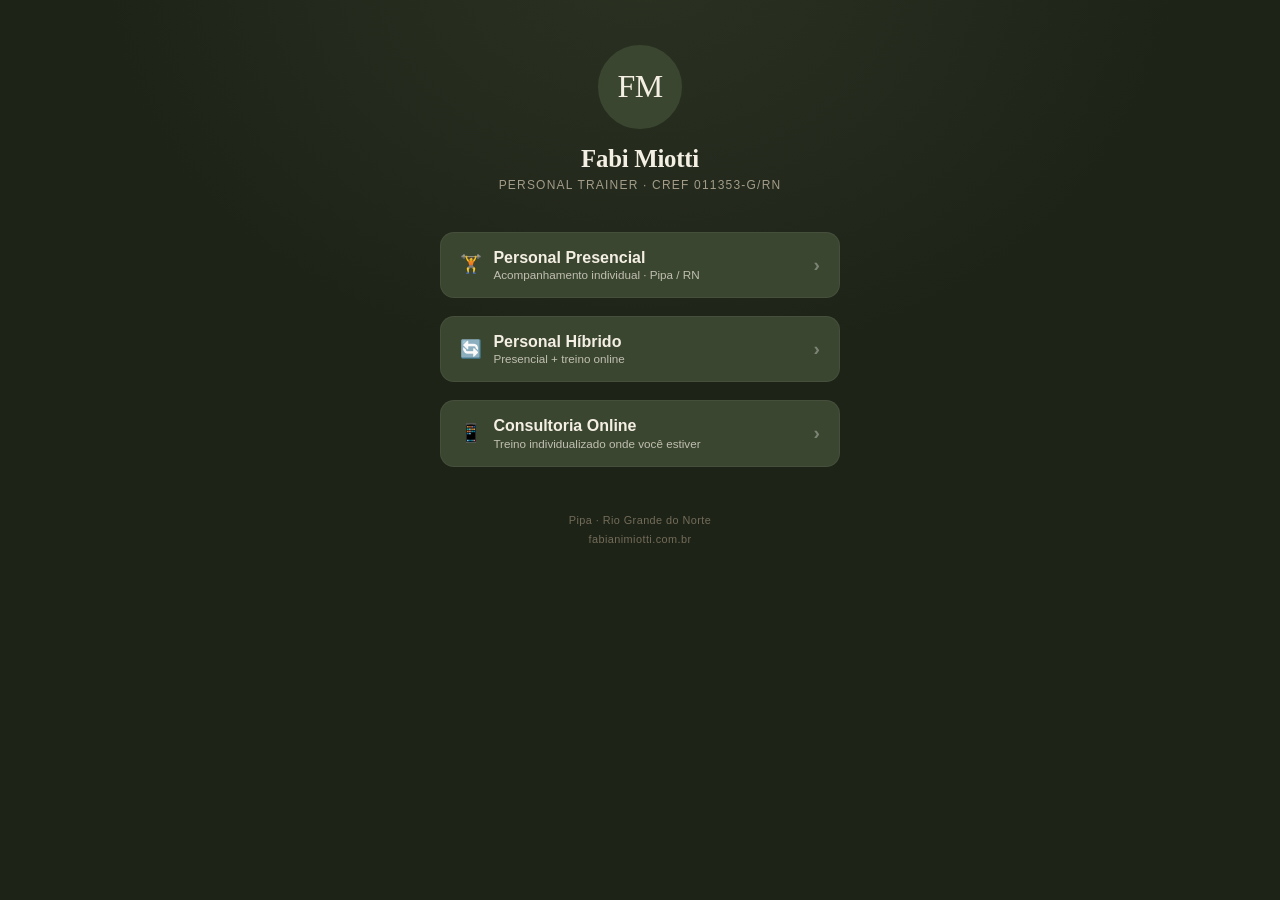
<file: index.html>
<!doctype html>
<meta charset="UTF-8">
<title>Fabi Miotti</title>
<meta name="viewport" content="width=device-width, initial-scale=1" />
<style>
  :root{
    --paper:#F4EFE3;
    --paper-soft:#FBF8F1;
    --ink:#2C2A22;
    --ink-soft:#736C58;
    --ink-faint:#A39D89;
    --green:#3B4630;
    --green-deep:#2E3826;
    --accent:#BD6B3B;
    --line:#DED2B8;
    --stage:#1E2318;
  }
  *{box-sizing:border-box;}
  html,body{height:100%;margin:0;}
  body{
    min-height:100vh;
    background:radial-gradient(ellipse 900px 700px at 50% -5%, #2B3222 0%, var(--stage) 60%);
    color:var(--paper);
    font-family:-apple-system,BlinkMacSystemFont,"Segoe UI",Roboto,Helvetica,Arial,sans-serif;
    display:flex;flex-direction:column;align-items:center;
    padding:2.8rem 1.25rem 3rem;
  }

  /* HEADER */
  .profile{text-align:center;margin-bottom:2.5rem;}
  .avatar{
    width:84px;height:84px;border-radius:50%;
    background:var(--green);border:3px solid #3B4630;
    display:flex;align-items:center;justify-content:center;
    margin:0 auto 1rem;
    font-family:"Iowan Old Style","Palatino Linotype",Georgia,serif;
    font-size:2rem;color:var(--paper);letter-spacing:-.02em;
    overflow:hidden;
  }
  .avatar img{width:100%;height:100%;object-fit:cover;}
  .profile h1{
    font-family:"Iowan Old Style","Palatino Linotype","Book Antiqua",Georgia,serif;
    font-size:1.55rem;margin:0 0 .3rem;color:var(--paper);letter-spacing:-.01em;
  }
  .profile .tagline{
    font-size:.75rem;letter-spacing:.1em;text-transform:uppercase;
    color:var(--ink-faint);margin:0;
  }

  /* LINK GROUPS */
  .links{width:100%;max-width:400px;display:flex;flex-direction:column;gap:1.1rem;}

  .group{display:flex;flex-direction:column;gap:.45rem;}
  .group-label{
    font-size:.6rem;font-weight:700;letter-spacing:.14em;text-transform:uppercase;
    color:var(--ink-faint);text-align:center;margin:0 0 .1rem;
  }

  /* PRIMARY BUTTON */
  .btn-primary{
    display:flex;align-items:center;justify-content:space-between;
    background:var(--green);color:var(--paper);
    border-radius:14px;padding:1rem 1.2rem;
    text-decoration:none;
    font-weight:600;font-size:1rem;
    transition:background .14s ease,transform .12s ease;
    border:1px solid #ffffff0d;
  }
  .btn-primary:hover{background:var(--green-deep);transform:translateY(-1px);}
  .btn-primary .ico{font-size:1.1rem;flex:none;}
  .btn-primary .lbl{flex:1;padding:0 .7rem;}
  .btn-primary .lbl small{display:block;font-size:.73rem;font-weight:400;opacity:.72;margin-top:.1rem;}
  .btn-primary .arr{color:#ffffff55;font-size:1.2rem;}

  /* SECONDARY LINKS (fem/masc) */
  .sub-links{display:flex;gap:.5rem;}
  .btn-sub{
    flex:1;display:flex;align-items:center;justify-content:center;gap:.45rem;
    padding:.65rem .5rem;border-radius:11px;
    text-decoration:none;font-size:.82rem;font-weight:600;
    transition:opacity .14s ease,transform .12s ease;
  }
  .btn-sub:hover{opacity:.85;transform:translateY(-1px);}
  .btn-sub.fem{background:#BD6B3B22;color:#D08F62;border:1px solid #BD6B3B44;}
  .btn-sub.masc{background:#7C886322;color:#8E9B70;border:1px solid #7C886344;}
  .btn-sub .dot{width:7px;height:7px;border-radius:50%;flex:none;}
  .btn-sub.fem .dot{background:#BD6B3B;}
  .btn-sub.masc .dot{background:#7C8863;}

  /* DIVIDER */
  .divider{width:40px;height:1px;background:var(--line);margin:.2rem auto;}

  /* FOOTER */
  .footer{margin-top:2.8rem;text-align:center;font-size:.68rem;color:#736C58;letter-spacing:.04em;line-height:1.7;}
</style>

<div class="profile">
  <div class="avatar">FM</div>
  <h1>Fabi Miotti</h1>
  <p class="tagline">Personal Trainer · CREF 011353-G/RN</p>
</div>

<div class="links">

  <a class="btn-primary" href="presencial-feminino.html">
    <span class="ico">🏋️</span>
    <span class="lbl">Personal Presencial<small>Acompanhamento individual · Pipa / RN</small></span>
    <span class="arr">›</span>
  </a>

  <a class="btn-primary" href="hibrido-feminino.html">
    <span class="ico">🔄</span>
    <span class="lbl">Personal Híbrido<small>Presencial + treino online</small></span>
    <span class="arr">›</span>
  </a>

  <a class="btn-primary" href="consultoria-online-feminino.html">
    <span class="ico">📱</span>
    <span class="lbl">Consultoria Online<small>Treino individualizado onde você estiver</small></span>
    <span class="arr">›</span>
  </a>

</div>

<div class="footer">
  Pipa · Rio Grande do Norte<br>
  fabianimiotti.com.br
</div>
</file>
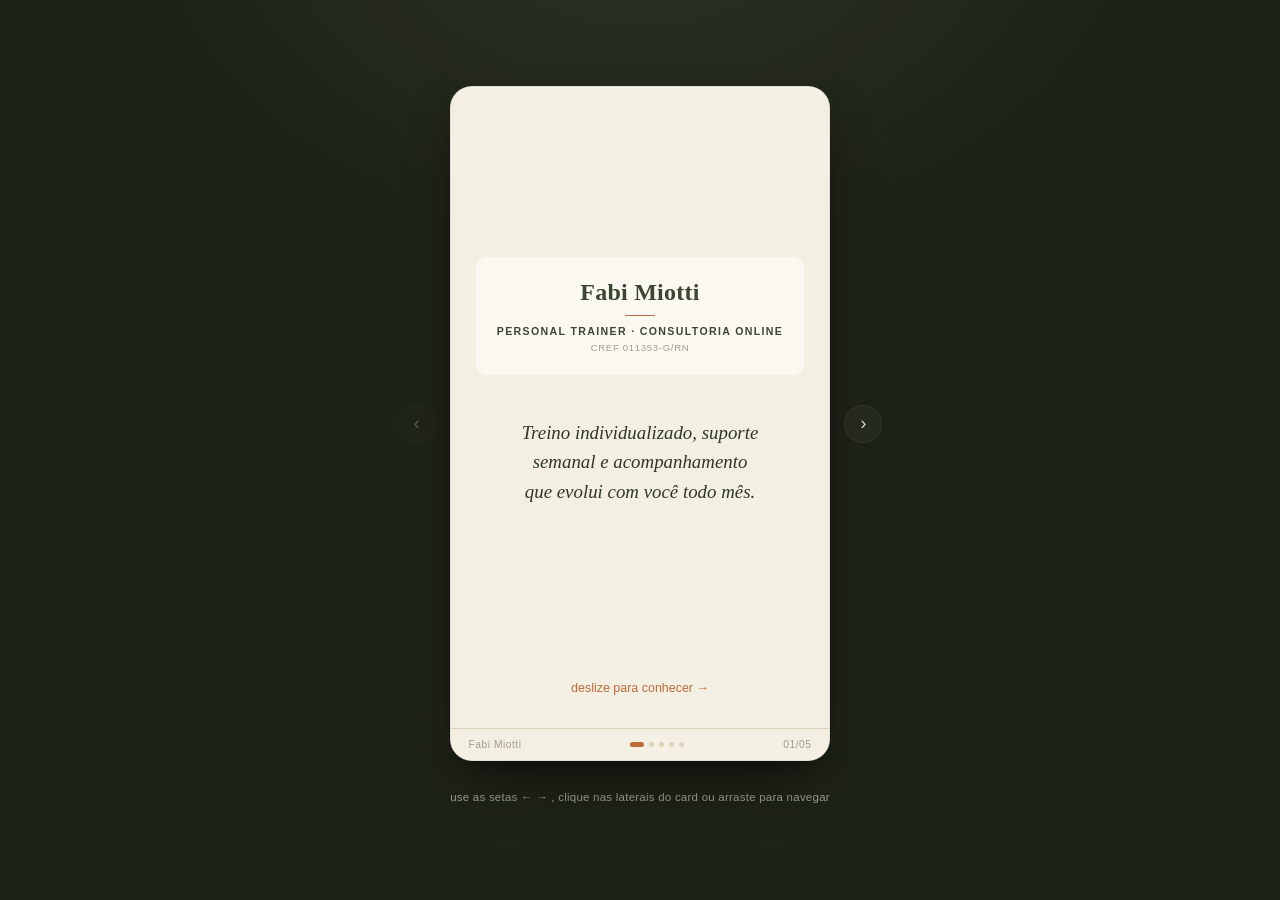
<file: consultoria-online-feminino.html>
<!doctype html>
<meta charset="UTF-8">
<meta name="viewport" content="width=device-width, initial-scale=1" />
<title>Fabi Miotti · Consultoria Online</title>
<style>
  :root{
    --paper:#F4EFE3;--paper-soft:#FBF8F1;--paper-alt:#EDE6D4;
    --ink:#2C2A22;--ink-soft:#736C58;--ink-faint:#A39D89;
    --green:#3B4630;--green-deep:#2E3826;
    --accent:#BD6B3B;--accent-soft:#D08F62;
    --line:#DED2B8;--stage:#1E2318;--stage-line:#33392A;
  }
  *{box-sizing:border-box;}
  html,body{height:100%;}
  body{
    margin:0;min-height:100vh;
    background:radial-gradient(ellipse 900px 600px at 50% -10%,#2B3222 0%,var(--stage) 55%);
    color:var(--paper);
    font-family:-apple-system,BlinkMacSystemFont,"Segoe UI",Roboto,Helvetica,Arial,sans-serif;
    display:flex;flex-direction:column;align-items:center;justify-content:center;
    gap:1.1rem;padding:2.5rem 1rem;
  }
  .stage{position:relative;display:flex;align-items:center;gap:.9rem;}
  .card{
    position:relative;width:min(94vw,380px);aspect-ratio:9/16;max-height:min(78vh,780px);
    background:var(--paper);color:var(--ink);border-radius:22px;overflow:hidden;
    display:flex;flex-direction:column;
    box-shadow:0 1px 0 rgba(255,255,255,.5) inset,0 30px 60px -20px rgba(0,0,0,.55),0 10px 24px -12px rgba(0,0,0,.5);
    border:1px solid #00000012;
  }
  .viewport{flex:1 1 auto;overflow:hidden;min-height:0;}
  .track{display:flex;height:100%;transition:transform .5s cubic-bezier(.65,0,.35,1);will-change:transform;}
  @media(prefers-reduced-motion:reduce){.track{transition:none;}}
  .slide{
    flex:0 0 100%;height:100%;overflow-y:auto;
    padding:1.9rem 1.55rem 1.3rem;
    display:flex;flex-direction:column;
    scrollbar-width:thin;scrollbar-color:var(--line) transparent;
  }
  .slide::-webkit-scrollbar{width:5px;}
  .slide::-webkit-scrollbar-thumb{background:var(--line);border-radius:3px;}

  /* TYPE */
  .eyebrow{font-size:.72rem;font-weight:600;letter-spacing:.14em;text-transform:uppercase;color:var(--accent);margin:0 0 .45rem;text-align:center;}
  h2{font-family:"Iowan Old Style","Palatino Linotype","Book Antiqua",Georgia,serif;color:var(--green);margin:0;text-wrap:balance;font-size:1.5rem;line-height:1.2;text-align:center;}
  .title-rule{width:34px;height:2px;background:var(--accent);border:none;margin:.6rem auto 1rem;}
  .lede{
    font-family:"Iowan Old Style","Palatino Linotype","Book Antiqua",Georgia,serif;
    font-style:italic;font-size:1.18rem;line-height:1.56;
    color:var(--green-deep);text-wrap:balance;text-align:center;
  }

  /* NAMECARD */
  .namecard{background:var(--paper-soft);border-radius:12px;padding:1.4rem 1rem;text-align:center;margin-bottom:1.5rem;}
  .namecard h1{
    font-family:"Iowan Old Style","Palatino Linotype","Book Antiqua",Georgia,serif;
    color:var(--green);margin:0;font-size:1.5rem;letter-spacing:.01em;
  }
  .namecard .rule{width:30px;height:1px;background:var(--accent);border:none;margin:.55rem auto;}
  .namecard .role{font-size:.66rem;letter-spacing:.13em;text-transform:uppercase;color:var(--green);font-weight:600;margin:0;}
  .namecard .cref{font-size:.6rem;letter-spacing:.07em;color:var(--ink-faint);margin:.3rem 0 0;}
  .cover-flex{flex:1;display:flex;flex-direction:column;justify-content:center;}
  .swipe-hint{text-align:center;color:var(--accent);font-size:.78rem;margin-top:auto;padding-top:1rem;}

  /* STEPS */
  .steps{display:flex;flex-direction:column;gap:.9rem;margin-top:.15rem;}
  .step{display:flex;gap:.75rem;align-items:flex-start;}
  .step-num{
    width:24px;height:24px;border-radius:50%;
    background:var(--green);color:var(--paper-soft);
    font-size:.7rem;font-weight:700;flex:none;
    display:flex;align-items:center;justify-content:center;
    margin-top:.1rem;letter-spacing:0;
  }
  .step-body{display:flex;flex-direction:column;gap:.15rem;}
  .step-title{font-size:.96rem;font-weight:700;color:var(--ink);margin:0;line-height:1.3;}
  .step-desc{font-size:.88rem;color:var(--ink);margin:0;line-height:1.5;}

  /* ITEMS (ongoing) */
  .items{display:flex;flex-direction:column;gap:.85rem;margin-top:.15rem;}
  .item{display:flex;gap:.65rem;align-items:flex-start;}
  .bead{width:6px;height:6px;border-radius:50%;background:var(--accent);margin-top:.5rem;flex:none;}
  .item-title{margin:0;font-weight:700;font-size:.96rem;color:var(--ink);line-height:1.3;}
  .item-desc{margin:.18rem 0 0;font-size:.88rem;line-height:1.5;color:var(--ink);}

  /* PRICING */
  .price-cards{display:flex;flex-direction:column;gap:.65rem;margin-top:.2rem;}
  .price-card{border:1px solid var(--line);border-radius:14px;padding:.9rem 1rem;}
  .price-card.best{border-color:var(--accent);background:rgba(189,107,59,.06);}
  .price-tag{font-size:.6rem;font-weight:700;letter-spacing:.11em;text-transform:uppercase;color:var(--ink-faint);margin:0 0 .3rem;}
  .price-card.best .price-tag{color:var(--accent);}
  .price-main{font-size:1.6rem;font-weight:700;color:var(--green-deep);font-variant-numeric:tabular-nums;margin:0;line-height:1.05;}
  .price-sub{font-size:.82rem;color:var(--ink-soft);margin:.25rem 0 0;font-variant-numeric:tabular-nums;}
  .price-badge{
    display:inline-block;background:var(--accent);color:#fff;
    font-size:.6rem;font-weight:700;letter-spacing:.05em;
    padding:.22rem .6rem;border-radius:999px;margin-top:.45rem;
  }

  /* PAYMENT SLIDE */
  .pay-item{display:flex;gap:.65rem;align-items:flex-start;}
  .pay-bead{width:6px;height:6px;border-radius:50%;background:var(--green);margin-top:.5rem;flex:none;}
  .pay-label{font-size:.96rem;font-weight:700;color:var(--ink);margin:0;}
  .pay-desc{font-size:.88rem;color:var(--ink);margin:.18rem 0 0;line-height:1.5;}
  .closing{border:1px solid var(--accent-soft);border-radius:14px;padding:1.3rem 1.1rem;text-align:center;margin-top:1.1rem;}
  .closing p{font-family:"Iowan Old Style","Palatino Linotype","Book Antiqua",Georgia,serif;font-size:.95rem;line-height:1.6;color:var(--green-deep);margin:0 0 .9rem;}
  .closing .sig{font-size:.7rem;letter-spacing:.03em;color:var(--ink-soft);font-family:-apple-system,BlinkMacSystemFont,"Segoe UI",Roboto,Helvetica,Arial,sans-serif;margin:0;}
  .cta-btn{
    display:flex;align-items:center;justify-content:center;gap:.5rem;
    background:var(--green);color:var(--paper-soft);text-decoration:none;
    font-size:.88rem;font-weight:700;letter-spacing:.02em;
    padding:.65rem 1.1rem;border-radius:12px;margin-top:.85rem;
    transition:background .18s ease,transform .1s ease;
  }
  .cta-btn:hover{background:var(--green-deep);}
  .cta-btn:active{transform:scale(.97);}

  /* FOOTER */
  .footer{flex:0 0 auto;border-top:1px solid var(--line);background:var(--paper);padding:.65rem 1.1rem;display:flex;align-items:center;justify-content:space-between;gap:.5rem;}
  .footer .label{font-size:.64rem;letter-spacing:.05em;color:var(--ink-faint);min-width:64px;}
  .footer .counter{font-size:.64rem;letter-spacing:.05em;color:var(--ink-faint);min-width:30px;text-align:right;font-variant-numeric:tabular-nums;}
  .dots{display:flex;gap:5px;}
  .dot{width:5px;height:5px;border-radius:50%;background:var(--line);cursor:pointer;transition:all .25s ease;border:none;padding:0;}
  .dot.active{background:var(--accent);width:14px;border-radius:3px;}
  .dot:focus-visible{outline:2px solid var(--accent);outline-offset:2px;}

  /* NAV */
  .nav{width:38px;height:38px;border-radius:50%;border:1px solid var(--stage-line);background:#262C1D;color:#E8E2CE;font-size:1.1rem;display:flex;align-items:center;justify-content:center;cursor:pointer;flex:none;transition:background .2s ease,transform .15s ease;}
  .nav:hover{background:#2F3624;}
  .nav:active{transform:scale(.93);}
  .nav:focus-visible{outline:2px solid var(--accent-soft);outline-offset:2px;}
  .nav[disabled]{opacity:.3;cursor:default;}
  .tapzone{position:absolute;top:0;bottom:56px;width:32%;cursor:pointer;}
  .tapzone.left{left:0;}
  .tapzone.right{right:0;}
  @media(max-width:640px){.nav{display:none;}}
  .hint{font-size:.72rem;color:var(--ink-faint);letter-spacing:.02em;}
  @media(max-width:640px){.hint{display:none;}}
</style>

<div class="stage">
  <button class="nav prev" id="prevBtn" aria-label="Slide anterior">&#8249;</button>
  <div class="card" id="card">
    <div class="viewport">
      <div class="track" id="track">

        <!-- 1: CAPA -->
        <section class="slide">
          <div class="cover-flex">
            <div class="namecard">
              <h1>Fabi Miotti</h1>
              <hr class="rule" style="width:30px;height:1px;background:var(--accent);border:none;margin:.55rem auto;" />
              <p class="role">Personal Trainer · Consultoria Online</p>
              <p class="cref">CREF 011353-G/RN</p>
            </div>
            <p class="lede">Treino individualizado, suporte semanal e acompanhamento que evolui com você todo mês.</p>
          </div>
          <p class="swipe-hint">deslize para conhecer &#8594;</p>
        </section>

        <!-- 2: COMO FUNCIONA -->
        <section class="slide">
          <p class="eyebrow">Passo a passo</p>
          <h2>Como funciona</h2>
          <hr class="title-rule" />
          <div class="steps">
            <div class="step">
              <div class="step-num">1</div>
              <div class="step-body">
                <p class="step-title">Videochamada inicial</p>
                <p class="step-desc">Te conheço, entendo seus objetivos e estilo de vida para montar o protocolo certo para você.</p>
              </div>
            </div>
            <div class="step">
              <div class="step-num">2</div>
              <div class="step-body">
                <p class="step-title">Cadastro no app + anamnese</p>
                <p class="step-desc">Você entra no meu app exclusivo e preenche 2 formulários de anamnese detalhados.</p>
              </div>
            </div>
            <div class="step">
              <div class="step-num">3</div>
              <div class="step-body">
                <p class="step-title">Guias e envio das suas informações</p>
                <p class="step-desc">Envio o guia da consultoria e o guia para você me mandar medidas, fotos e exames (bioimpedância se tiver).</p>
              </div>
            </div>
            <div class="step">
              <div class="step-num">4</div>
              <div class="step-body">
                <p class="step-title">Treino montado no app</p>
                <p class="step-desc">Com tudo em mãos, monto seu treino 100% individualizado com vídeos de execução, marcação de cargas e cronômetro de descanso. É como se eu estivesse com você o tempo inteiro.</p>
              </div>
            </div>
          </div>
        </section>

        <!-- 3: ACOMPANHAMENTO -->
        <section class="slide">
          <p class="eyebrow">E não acaba aí</p>
          <h2>Suporte contínuo</h2>
          <hr class="title-rule" />
          <div class="items">
            <div class="item">
              <span class="bead"></span>
              <div>
                <p class="item-title">Check-in semanal pelo WhatsApp</p>
                <p class="item-desc">Uma vez por semana nos falamos para tirar dúvidas e ajustar o que for necessário.</p>
              </div>
            </div>
            <div class="item">
              <span class="bead"></span>
              <div>
                <p class="item-title">Correção de vídeos de execução</p>
                <p class="item-desc">Me manda o vídeo do movimento e eu corrijo a execução com feedback personalizado.</p>
              </div>
            </div>
            <div class="item">
              <span class="bead"></span>
              <div>
                <p class="item-title">Reavaliação mensal completa</p>
                <p class="item-desc">Todo mês analiso sua evolução e adapto o treino conforme sua nova necessidade.</p>
              </div>
            </div>
            <div class="item">
              <span class="bead"></span>
              <div>
                <p class="item-title">App exclusivo sempre atualizado</p>
                <p class="item-desc">Vídeos de execução, controle de cargas e séries, cronômetro de descanso, histórico de avaliações — tudo em um só lugar.</p>
              </div>
            </div>
          </div>
        </section>

        <!-- 4: INVESTIMENTO -->
        <section class="slide">
          <p class="eyebrow">Escolha seu plano</p>
          <h2>Investimento</h2>
          <hr class="title-rule" />
          <div class="price-cards">
            <div class="price-card">
              <p class="price-tag">Mensal</p>
              <p class="price-main">R$&nbsp;259<span style="font-size:1rem;font-weight:400;color:var(--ink-soft)">/mês</span></p>
              <p class="price-sub">Renovação mês a mês · Pix ou cartão</p>
            </div>
            <div class="price-card best">
              <p class="price-tag">Trimestral · mais vantajoso</p>
              <p class="price-main">R$&nbsp;699</p>
              <p class="price-sub">3× de R$&nbsp;233 no cartão</p>
              <span class="price-badge">Economia de R$&nbsp;78</span>
            </div>
          </div>
          <div style="display:flex;flex-direction:column;gap:.55rem;margin-top:1rem;padding-top:.75rem;border-top:1px solid var(--line);">
            <p style="font-size:.72rem;font-weight:700;letter-spacing:.1em;text-transform:uppercase;color:var(--ink-faint);margin:0 0 .1rem;">Formas de pagamento</p>
            <div class="pay-item">
              <span class="pay-bead"></span>
              <div>
                <p class="pay-label">Pix</p>
                <p class="pay-desc">Pagamento à vista com confirmação imediata.</p>
              </div>
            </div>
            <div class="pay-item">
              <span class="pay-bead"></span>
              <div>
                <p class="pay-label">Cartão de crédito</p>
                <p class="pay-desc">Mensal em 1× · Trimestral em até 3×.</p>
              </div>
            </div>
          </div>
          <p style="font-size:.74rem;color:var(--ink-soft);margin-top:.85rem;line-height:1.5;">Vagas limitadas para garantir a qualidade do acompanhamento individualizado.</p>
        </section>

        <!-- 5: CONTRATAR + CTA -->
        <section class="slide">
          <p class="eyebrow">Vamos começar</p>
          <h2>Seu treino, do jeito certo</h2>
          <hr class="title-rule" />
          <div class="closing">
            <p style="font-size:1rem;line-height:1.65;color:var(--ink);margin:0 0 .85rem;">Chega de treinar no escuro — sem saber se o exercício é adequado pro seu corpo, sua fase de vida ou seus objetivos.</p>
            <p style="font-size:1rem;line-height:1.65;color:var(--ink);margin:0 0 .85rem;">Com a consultoria online, você tem um plano feito pra você, suporte real toda semana e uma profissional ao seu lado para ajustar o que for preciso.</p>
            <p style="font-size:1rem;line-height:1.65;color:var(--ink);margin:0 0 .85rem;">Me manda uma mensagem. A gente conversa, entendo o que você precisa, e só então a gente começa.</p>
            <p style="font-size:.84rem;line-height:1.55;color:var(--ink-soft);margin:0;">Atendo mulheres na perimenopausa e menopausa, e também homens que buscam emagrecimento, hipertrofia e recomposição corporal.</p>
          </div>
          <p class="sig" style="margin-top:1rem;">Fabi Miotti · CREF 011353-G/RN</p>
          <a class="cta-btn" href="https://wa.me/5584994696002?text=Quero%20saber%20mais%20sobre%20a%20consultoria%20online" target="_blank" rel="noopener">
            💬 Falar com a Fabi
          </a>
        </section>

      </div>
    </div>

    <div class="footer">
      <span class="label" id="labelText">Fabi Miotti</span>
      <div class="dots" id="dots"></div>
      <span class="counter" id="counterText">01/05</span>
    </div>
    <div class="tapzone left" id="tapLeft" aria-hidden="true"></div>
    <div class="tapzone right" id="tapRight" aria-hidden="true"></div>
  </div>
  <button class="nav next" id="nextBtn" aria-label="Próximo slide">&#8250;</button>
</div>
<p class="hint">use as setas ← → , clique nas laterais do card ou arraste para navegar</p>

<script>
  const labels=["Fabi Miotti","Como Funciona","Acompanhamento","Investimento","Contratar"];
  const track=document.getElementById('track'),
        dotsEl=document.getElementById('dots'),
        labelEl=document.getElementById('labelText'),
        counterEl=document.getElementById('counterText'),
        prevBtn=document.getElementById('prevBtn'),
        nextBtn=document.getElementById('nextBtn'),
        total=labels.length;
  let index=0;
  for(let i=0;i<total;i++){
    const b=document.createElement('button');
    b.className='dot'+(i===0?' active':'');
    b.setAttribute('aria-label','Ir para slide '+(i+1));
    b.addEventListener('click',()=>goTo(i));
    dotsEl.appendChild(b);
  }
  function pad(n){return n<10?'0'+n:''+n;}
  function render(){
    track.style.transform='translateX(-'+(index*100)+'%)';
    [...dotsEl.children].forEach((d,i)=>d.classList.toggle('active',i===index));
    labelEl.textContent=labels[index];
    counterEl.textContent=pad(index+1)+'/'+pad(total);
    prevBtn.disabled=index===0;
    nextBtn.disabled=index===total-1;
  }
  function goTo(i){index=Math.max(0,Math.min(total-1,i));render();}
  prevBtn.addEventListener('click',()=>goTo(index-1));
  nextBtn.addEventListener('click',()=>goTo(index+1));
  document.getElementById('tapLeft').addEventListener('click',()=>goTo(index-1));
  document.getElementById('tapRight').addEventListener('click',()=>goTo(index+1));
  window.addEventListener('keydown',(e)=>{
    if(e.key==='ArrowRight')goTo(index+1);
    if(e.key==='ArrowLeft')goTo(index-1);
  });
  const card=document.getElementById('card');
  let touchStartX=null;
  card.addEventListener('touchstart',(e)=>{touchStartX=e.touches[0].clientX;},{passive:true});
  card.addEventListener('touchend',(e)=>{
    if(touchStartX===null)return;
    const dx=e.changedTouches[0].clientX-touchStartX;
    if(Math.abs(dx)>40){dx<0?goTo(index+1):goTo(index-1);}
    touchStartX=null;
  },{passive:true});
  render();
</script>
</file>
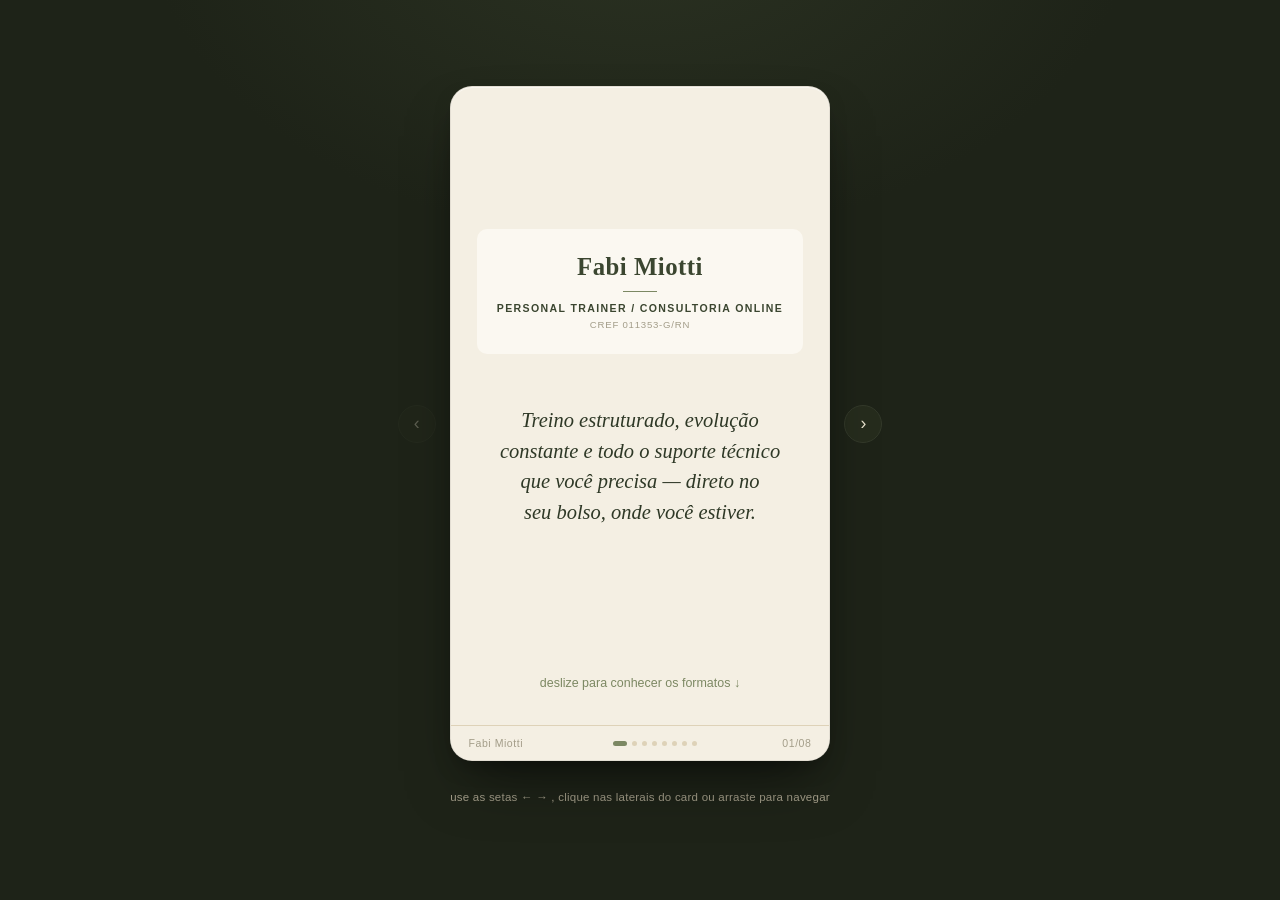
<file: consultoria-online-masculino.html>
<!doctype html>
<meta charset="UTF-8">
<title>Fabi Miotti — Consultoria Online</title>
<meta name="viewport" content="width=device-width, initial-scale=1" />
<style>
  :root{
    --paper:#F4EFE3;
    --paper-soft:#FBF8F1;
    --ink:#2C2A22;
    --ink-soft:#736C58;
    --ink-faint:#A39D89;
    --green:#3B4630;
    --green-deep:#2E3826;
    --accent:#7C8863;
    --accent-soft:#A6AD84;
    --line:#DED2B8;
    --stage:#1E2318;
    --stage-line:#33392A;
  }
  *{box-sizing:border-box;}
  html,body{height:100%;}
  body{margin:0;min-height:100vh;background:radial-gradient(ellipse 900px 600px at 50% -10%, #2B3222 0%, var(--stage) 55%);color:var(--paper);font-family:-apple-system,BlinkMacSystemFont,"Segoe UI",Roboto,Helvetica,Arial,sans-serif;display:flex;flex-direction:column;align-items:center;justify-content:center;gap:1.1rem;padding:2.5rem 1rem;}
  .stage{position:relative;display:flex;align-items:center;gap:.9rem;}
  .card{position:relative;width:min(94vw,380px);aspect-ratio:9/16;max-height:min(78vh,780px);background:var(--paper);color:var(--ink);border-radius:22px;overflow:hidden;display:flex;flex-direction:column;box-shadow:0 1px 0 rgba(255,255,255,.5) inset,0 30px 60px -20px rgba(0,0,0,.55),0 10px 24px -12px rgba(0,0,0,.5);border:1px solid #00000012;}
  .viewport{flex:1 1 auto;overflow:hidden;min-height:0;}
  .track{display:flex;height:100%;transition:transform .5s cubic-bezier(.65,0,.35,1);will-change:transform;}
  @media (prefers-reduced-motion:reduce){.track{transition:none;}}
  .slide{flex:0 0 100%;height:100%;overflow-y:auto;padding:2.1rem 1.6rem 1.4rem;display:flex;flex-direction:column;scrollbar-width:thin;scrollbar-color:var(--line) transparent;}
  .slide::-webkit-scrollbar{width:5px;}.slide::-webkit-scrollbar-thumb{background:var(--line);border-radius:3px;}
  .eyebrow{font-size:.66rem;font-weight:600;letter-spacing:.14em;text-transform:uppercase;color:var(--accent);margin:0 0 .5rem;}
  h1,h2,h3{font-family:"Iowan Old Style","Palatino Linotype","Book Antiqua",Georgia,serif;color:var(--green);margin:0;text-wrap:balance;}
  .title-rule{width:38px;height:2px;background:var(--accent);border:none;margin:.7rem 0 1.15rem;}
  .lede{font-family:"Iowan Old Style","Palatino Linotype","Book Antiqua",Georgia,serif;font-style:italic;font-size:1.28rem;line-height:1.5;color:var(--green-deep);text-wrap:balance;text-align:center;}
  p.body-text{font-size:.92rem;line-height:1.62;color:var(--ink);margin:0 0 1rem;}
  p.body-text:last-child{margin-bottom:0;}
  p.subtitle{font-style:italic;font-size:.92rem;line-height:1.55;color:var(--ink-soft);margin:.55rem 0 1.3rem;}
  .items{display:flex;flex-direction:column;gap:1.05rem;margin-top:.2rem;}
  .item{display:flex;gap:.65rem;align-items:flex-start;}
  .item .bead{width:6px;height:6px;border-radius:50%;background:var(--accent);margin-top:.55rem;flex:none;}
  .item-title{margin:0;font-weight:700;font-size:.87rem;color:var(--green-deep);}
  .item-desc{margin:.2rem 0 0;font-size:.84rem;line-height:1.5;color:var(--ink-soft);}
  table.pricing{width:100%;border-collapse:collapse;margin-top:.3rem;font-size:.86rem;}
  table.pricing thead th{background:var(--green);color:var(--paper-soft);text-align:left;font-weight:600;padding:.62rem .7rem;font-size:.76rem;letter-spacing:.02em;}
  table.pricing thead th:last-child{text-align:right;}
  table.pricing tbody td{padding:.7rem .7rem;border-bottom:1px solid var(--line);font-variant-numeric:tabular-nums;}
  table.pricing tbody td:last-child{text-align:right;}
  table.pricing tbody tr:last-child td{border-bottom:none;}
  table.pricing tr.best td{color:var(--accent);font-weight:700;}
  table.pricing td .sub{display:block;font-weight:400;font-size:.72rem;color:var(--ink-faint);font-variant-numeric:tabular-nums;}
  table.compare{width:100%;border-collapse:collapse;font-size:.78rem;margin-top:.2rem;}
  table.compare th{text-align:left;font-size:.68rem;letter-spacing:.06em;text-transform:uppercase;color:var(--ink-faint);padding:.4rem .35rem .55rem;border-bottom:1px solid var(--line);}
  table.compare th:not(:first-child){text-align:center;}
  table.compare td{padding:.62rem .35rem;border-bottom:1px solid var(--line);vertical-align:top;line-height:1.4;}
  table.compare td:first-child{color:var(--green-deep);font-weight:600;}
  table.compare td:not(:first-child){text-align:center;color:var(--ink-soft);}
  table.compare tr:last-child td{border-bottom:none;}
  .yes{color:var(--green);font-weight:700;}
  .no{color:var(--ink-faint);}
  .namecard{background:var(--paper-soft);border-radius:10px;padding:1.5rem 1rem;text-align:center;margin:0 0 1.9rem;}
  .namecard h1{font-size:1.55rem;letter-spacing:.02em;}
  .namecard .rule{width:34px;height:1px;background:var(--accent);border:none;margin:.6rem auto;}
  .namecard .role{font-size:.66rem;letter-spacing:.13em;text-transform:uppercase;color:var(--green);font-weight:600;margin:0;}
  .namecard .cref{font-size:.6rem;letter-spacing:.08em;color:var(--ink-faint);margin:.35rem 0 0;}
  .cover-flex{flex:1;display:flex;flex-direction:column;justify-content:center;}
  .swipe-hint{text-align:center;color:var(--accent);font-size:.78rem;margin-top:auto;padding-top:1.2rem;}
  .closing-panel{border:1px solid var(--accent-soft);border-radius:14px;padding:1.6rem 1.3rem;text-align:center;}
  .closing-panel p{font-family:"Iowan Old Style","Palatino Linotype","Book Antiqua",Georgia,serif;font-size:1.05rem;line-height:1.6;color:var(--green-deep);margin:0 0 1rem;}
  .closing-panel .sig{font-size:.76rem;letter-spacing:.03em;color:var(--ink-soft);font-family:-apple-system,BlinkMacSystemFont,"Segoe UI",Roboto,Helvetica,Arial,sans-serif;}
  .tier-icon{font-size:1.4rem;margin-right:.35rem;vertical-align:-3px;}
  .footer{flex:0 0 auto;border-top:1px solid var(--line);background:var(--paper);padding:.7rem 1.1rem;display:flex;align-items:center;justify-content:space-between;gap:.5rem;}
  .footer .label{font-size:.66rem;letter-spacing:.05em;color:var(--ink-faint);min-width:64px;}
  .footer .counter{font-size:.66rem;letter-spacing:.05em;color:var(--ink-faint);min-width:34px;text-align:right;font-variant-numeric:tabular-nums;}
  .dots{display:flex;gap:5px;}
  .dot{width:5px;height:5px;border-radius:50%;background:var(--line);cursor:pointer;transition:all .25s ease;border:none;padding:0;}
  .dot.active{background:var(--accent);width:14px;border-radius:3px;}
  .dot:focus-visible{outline:2px solid var(--accent);outline-offset:2px;}
  .nav{width:38px;height:38px;border-radius:50%;border:1px solid var(--stage-line);background:#262C1D;color:#E8E2CE;font-size:1.1rem;display:flex;align-items:center;justify-content:center;cursor:pointer;flex:none;transition:background .2s ease,transform .15s ease;}
  .nav:hover{background:#2F3624;}.nav:active{transform:scale(.93);}.nav:focus-visible{outline:2px solid var(--accent-soft);outline-offset:2px;}.nav[disabled]{opacity:.3;cursor:default;}
  .tapzone{position:absolute;top:0;bottom:56px;width:32%;cursor:pointer;}.tapzone.left{left:0;}.tapzone.right{right:0;}
  @media (max-width:640px){.nav{display:none;}.hint{display:none;}}
  .hint{font-size:.72rem;color:var(--ink-faint);letter-spacing:.02em;}
</style>
<div class="stage">
  <button class="nav prev" id="prevBtn" aria-label="Slide anterior">&#8249;</button>
  <div class="card" id="card">
    <div class="viewport"><div class="track" id="track">
      <section class="slide">
        <div class="cover-flex">
          <div class="namecard"><h1>Fabi Miotti</h1><hr class="rule" /><p class="role">Personal Trainer / Consultoria Online</p><p class="cref">CREF 011353-G/RN</p></div>
          <p class="lede">Treino estruturado, evolu&ccedil;&atilde;o constante e todo o suporte t&eacute;cnico que voc&ecirc; precisa &mdash; direto no seu bolso, onde voc&ecirc; estiver.</p>
        </div>
        <p class="swipe-hint">deslize para conhecer os formatos &#8595;</p>
      </section>
      <section class="slide">
        <p class="eyebrow">Sobre mim</p><h2>Apresenta&ccedil;&atilde;o &amp; Diferencial T&eacute;cnico</h2><hr class="title-rule" />
        <p class="body-text">Sou bacharel em Educa&ccedil;&atilde;o F&iacute;sica pela Universidade Presbiteriana Mackenzie (SP) e p&oacute;s-graduanda em Alta Performance, Biom&acirc;nica e Nutri&ccedil;&atilde;o Avan&ccedil;ada pela Universidade Anhanguera.</p>
        <p class="body-text">Desenvolvo programas de treinamento personalizados, baseados em evid&ecirc;ncias cient&iacute;ficas, para promover resultados consistentes com seguran&ccedil;a, estrat&eacute;gia e respeito &agrave; individualidade de cada aluno.</p>
        <p class="body-text">Trabalho com treinamento de for&ccedil;a individualizado, priorizando t&eacute;cnica de execu&ccedil;&atilde;o, progress&atilde;o de carga e preven&ccedil;&atilde;o de les&otilde;es &mdash; para desenvolver for&ccedil;a, mobilidade e performance de forma consistente e sustent&aacute;vel.</p>
        <div class="items" style="margin-top:1rem;"><div class="item"><span class="bead"></span><div><p class="item-title">Dois Formatos</p><p class="item-desc">Light e Premium &mdash; a diferen&ccedil;a est&aacute; no n&iacute;vel de suporte e personaliza&ccedil;&atilde;o cont&iacute;nua ao longo do ciclo.</p></div></div></div>
      </section>
      <section class="slide">
        <p class="eyebrow">Formato Light</p><h2><span class="tier-icon">&#127793;</span>Light</h2><hr class="title-rule" />
        <p class="subtitle">Estrutura, t&eacute;cnica e autonomia.</p>
        <div class="items">
          <div class="item"><span class="bead"></span><div><p class="item-title">Avalia&ccedil;&atilde;o Postural Individualizada</p><p class="item-desc">Identifica&ccedil;&atilde;o de padr&otilde;es, desvios e limita&ccedil;&otilde;es, com v&iacute;deo explicativo de retorno.</p></div></div>
          <div class="item"><span class="bead"></span><div><p class="item-title">Avalia&ccedil;&atilde;o F&iacute;sica por Circunfer&ecirc;ncias</p><p class="item-desc">Medidas de circunfer&ecirc;ncia com guia de aferi&ccedil;&atilde;o enviado por mim.</p></div></div>
          <div class="item"><span class="bead"></span><div><p class="item-title">Manual da Consultoria</p><p class="item-desc">Guia completo com tudo que voc&ecirc; precisa saber &mdash; h&aacute;bitos, rotina e cuidados.</p></div></div>
          <div class="item"><span class="bead"></span><div><p class="item-title">Treino 100% Individualizado</p><p class="item-desc">Programado especialmente para voc&ecirc;, sem ficha gen&eacute;rica.</p></div></div>
          <div class="item"><span class="bead"></span><div><p class="item-title">V&iacute;deos Explicativos</p><p class="item-desc">V&iacute;deos explicando a execu&ccedil;&atilde;o de cada exerc&iacute;cio, direto no app.</p></div></div>
          <div class="item"><span class="bead"></span><div><p class="item-title">App Exclusivo</p><p class="item-desc">Desenvolvido por mim &mdash; progress&atilde;o de treino, cargas, passos, sono, exames, avalia&ccedil;&otilde;es e formul&aacute;rios, tudo organizado num s&oacute; lugar.</p></div></div>
          <div class="item"><span class="bead"></span><div><p class="item-title">Suporte em Grupo</p><p class="item-desc">D&uacute;vidas e comunidade entre alunos via WhatsApp em grupo.</p></div></div>
          <div class="item"><span class="bead"></span><div><p class="item-title">Feedback Semanal</p><p class="item-desc">Retorno padronizado sobre sua evolu&ccedil;&atilde;o.</p></div></div>
          <div class="item"><span class="bead"></span><div><p class="item-title">Sem Plano Alimentar</p><p class="item-desc">Foco 100% no treino.</p></div></div>
        </div>
      </section>
      <section class="slide">
        <p class="eyebrow">Investimento &middot; Light</p><h2><span class="tier-icon">&#127793;</span>Light</h2><hr class="title-rule" />
        <table class="pricing"><thead><tr><th>Pacote</th><th>Valor</th></tr></thead><tbody>
          <tr><td>Trimestral<span class="sub">3 protocolos &middot; 3 meses</span></td><td>R$ 900,00<span class="sub">R$ 300,00/m&ecirc;s</span></td></tr>
          <tr class="best"><td>Semestral<span class="sub">6 protocolos &middot; 6 meses</span></td><td>R$ 1.620,00<span class="sub">R$ 270,00/m&ecirc;s</span></td></tr>
        </tbody></table>
      </section>
      <section class="slide">
        <p class="eyebrow">Formato Premium</p><h2><span class="tier-icon">&#128142;</span>Premium</h2><hr class="title-rule" />
        <p class="subtitle">Suporte pr&oacute;ximo, plano alimentar e acompanhamento constante.</p>
        <div class="items">
          <div class="item"><span class="bead"></span><div><p class="item-title">Avalia&ccedil;&atilde;o Postural Individualizada</p><p class="item-desc">Identifica&ccedil;&atilde;o completa de padr&otilde;es e desvios, com v&iacute;deo explicativo de retorno.</p></div></div>
          <div class="item"><span class="bead"></span><div><p class="item-title">Treino 100% Individualizado</p><p class="item-desc">Programado especialmente para voc&ecirc;, sem ficha gen&eacute;rica.</p></div></div>
          <div class="item"><span class="bead"></span><div><p class="item-title">Suporte Individual Priorit&aacute;rio</p><p class="item-desc">Canal direto no WhatsApp, com resposta em at&eacute; 4h (8h&ndash;20h, de segunda a s&aacute;bado).</p></div></div>
          <div class="item"><span class="bead"></span><div><p class="item-title">Corre&ccedil;&atilde;o de V&iacute;deos</p><p class="item-desc">Envio a corre&ccedil;&atilde;o da sua execu&ccedil;&atilde;o em at&eacute; 24h.</p></div></div>
          <div class="item"><span class="bead"></span><div><p class="item-title">Plano Alimentar Personalizado</p><p class="item-desc">Desenvolvido por nutricionista parceiro, revisto a cada 3 meses, com videochamada antes de cada nova dieta entregue.</p></div></div>
          <div class="item"><span class="bead"></span><div><p class="item-title">Feedback Semanal em &Aacute;udio/V&iacute;deo</p><p class="item-desc">Acompanhamento pr&oacute;ximo e individual da sua evolu&ccedil;&atilde;o.</p></div></div>
        </div>
      </section>
      <section class="slide">
        <p class="eyebrow">Investimento &middot; Premium</p><h2><span class="tier-icon">&#128142;</span>Premium</h2><hr class="title-rule" />
        <table class="pricing"><thead><tr><th>Pacote</th><th>Valor</th></tr></thead><tbody>
          <tr><td>Trimestral<span class="sub">3 protocolos &middot; 3 meses</span></td><td>R$ 1.740,00<span class="sub">R$ 580,00/m&ecirc;s</span></td></tr>
          <tr class="best"><td>Semestral<span class="sub">6 protocolos &middot; 6 meses</span></td><td>R$ 3.120,00<span class="sub">R$ 520,00/m&ecirc;s</span></td></tr>
        </tbody></table>
      </section>
      <section class="slide">
        <p class="eyebrow">Qual formato &eacute; pra voc&ecirc;</p><h2>Light vs. Premium</h2><hr class="title-rule" />
        <table class="compare"><thead><tr><th>Recurso</th><th>Light</th><th>Premium</th></tr></thead><tbody>
          <tr><td>Avalia&ccedil;&atilde;o postural</td><td class="yes">&#10003;</td><td class="yes">&#10003;</td></tr>
          <tr><td>Avalia&ccedil;&atilde;o por circunfer&ecirc;ncias</td><td class="yes">&#10003;</td><td class="yes">&#10003;</td></tr>
          <tr><td>Manual da consultoria</td><td class="yes">&#10003;</td><td class="yes">&#10003;</td></tr>
          <tr><td>Treino individualizado</td><td class="yes">&#10003; 100%</td><td class="yes">&#10003; 100%</td></tr>
          <tr><td>V&iacute;deos de execu&ccedil;&atilde;o</td><td>no app</td><td>no app</td></tr>
          <tr><td>App exclusivo</td><td class="yes">&#10003;</td><td class="yes">&#10003;</td></tr>
          <tr><td>Suporte no WhatsApp</td><td>em grupo</td><td>individual, at&eacute; 4h</td></tr>
          <tr><td>Corre&ccedil;&atilde;o de v&iacute;deos</td><td class="no">&mdash;</td><td class="yes">at&eacute; 24h</td></tr>
          <tr><td>Plano alimentar</td><td class="no">&mdash;</td><td class="yes">c/ nutricionista parceiro</td></tr>
          <tr><td>Feedback semanal</td><td>padr&atilde;o, em grupo</td><td>&aacute;udio/v&iacute;deo, individual</td></tr>
        </tbody></table>
      </section>
      <section class="slide">
        <p class="eyebrow">Como funciona</p><h2><span class="tier-icon">&#128179;</span>Forma de Pagamento</h2><hr class="title-rule" />
        <div class="items"><div class="item"><span class="bead"></span><div><p class="item-title">Pix ou Cart&atilde;o de Cr&eacute;dito</p><p class="item-desc">Parcele de acordo com os meses contratados &mdash; trimestral em at&eacute; 3x, semestral em at&eacute; 6x.</p></div></div></div>
        <div class="closing-panel" style="margin-top:1.5rem;"><p>Vagas limitadas para garantir a qualidade do acompanhamento. Vamos tra&ccedil;ar juntos o melhor caminho para os seus objetivos? &#128170;</p><p class="sig">Fabi Miotti &middot; CREF 011353-G/RN</p></div>
      </section>
    </div></div>
    <div class="footer">
      <span class="label" id="labelText">Fabi Miotti</span>
      <div class="dots" id="dots"></div>
      <span class="counter" id="counterText">01/08</span>
    </div>
    <div class="tapzone left" id="tapLeft" aria-hidden="true"></div>
    <div class="tapzone right" id="tapRight" aria-hidden="true"></div>
  </div>
  <button class="nav next" id="nextBtn" aria-label="Pr&oacute;ximo slide">&#8250;</button>
</div>
<p class="hint">use as setas &larr; &rarr; , clique nas laterais do card ou arraste para navegar</p>
<script>
  const labels=["Fabi Miotti","Diferencial","Light","Light · Valores","Premium","Premium · Valores","Comparativo","Pagamento"];
  const track=document.getElementById('track'),dotsEl=document.getElementById('dots'),labelEl=document.getElementById('labelText'),counterEl=document.getElementById('counterText'),prevBtn=document.getElementById('prevBtn'),nextBtn=document.getElementById('nextBtn'),total=labels.length;let index=0;
  for(let i=0;i<total;i++){const b=document.createElement('button');b.className='dot'+(i===0?' active':'');b.setAttribute('aria-label','Ir para slide '+(i+1));b.addEventListener('click',()=>goTo(i));dotsEl.appendChild(b);}
  function pad(n){return n<10?'0'+n:''+n;}
  function render(){track.style.transform='translateX(-'+(index*100)+'%)';[...dotsEl.children].forEach((d,i)=>d.classList.toggle('active',i===index));labelEl.textContent=labels[index];counterEl.textContent=pad(index+1)+'/'+pad(total);prevBtn.disabled=index===0;nextBtn.disabled=index===total-1;}
  function goTo(i){index=Math.max(0,Math.min(total-1,i));render();}
  prevBtn.addEventListener('click',()=>goTo(index-1));nextBtn.addEventListener('click',()=>goTo(index+1));
  document.getElementById('tapLeft').addEventListener('click',()=>goTo(index-1));document.getElementById('tapRight').addEventListener('click',()=>goTo(index+1));
  window.addEventListener('keydown',(e)=>{if(e.key==='ArrowRight')goTo(index+1);if(e.key==='ArrowLeft')goTo(index-1);});
  const card=document.getElementById('card');let touchStartX=null;
  card.addEventListener('touchstart',(e)=>{touchStartX=e.touches[0].clientX;},{passive:true});
  card.addEventListener('touchend',(e)=>{if(touchStartX===null)return;const dx=e.changedTouches[0].clientX-touchStartX;if(Math.abs(dx)>40){dx<0?goTo(index+1):goTo(index-1);}touchStartX=null;},{passive:true});
  render();
</script>
</file>
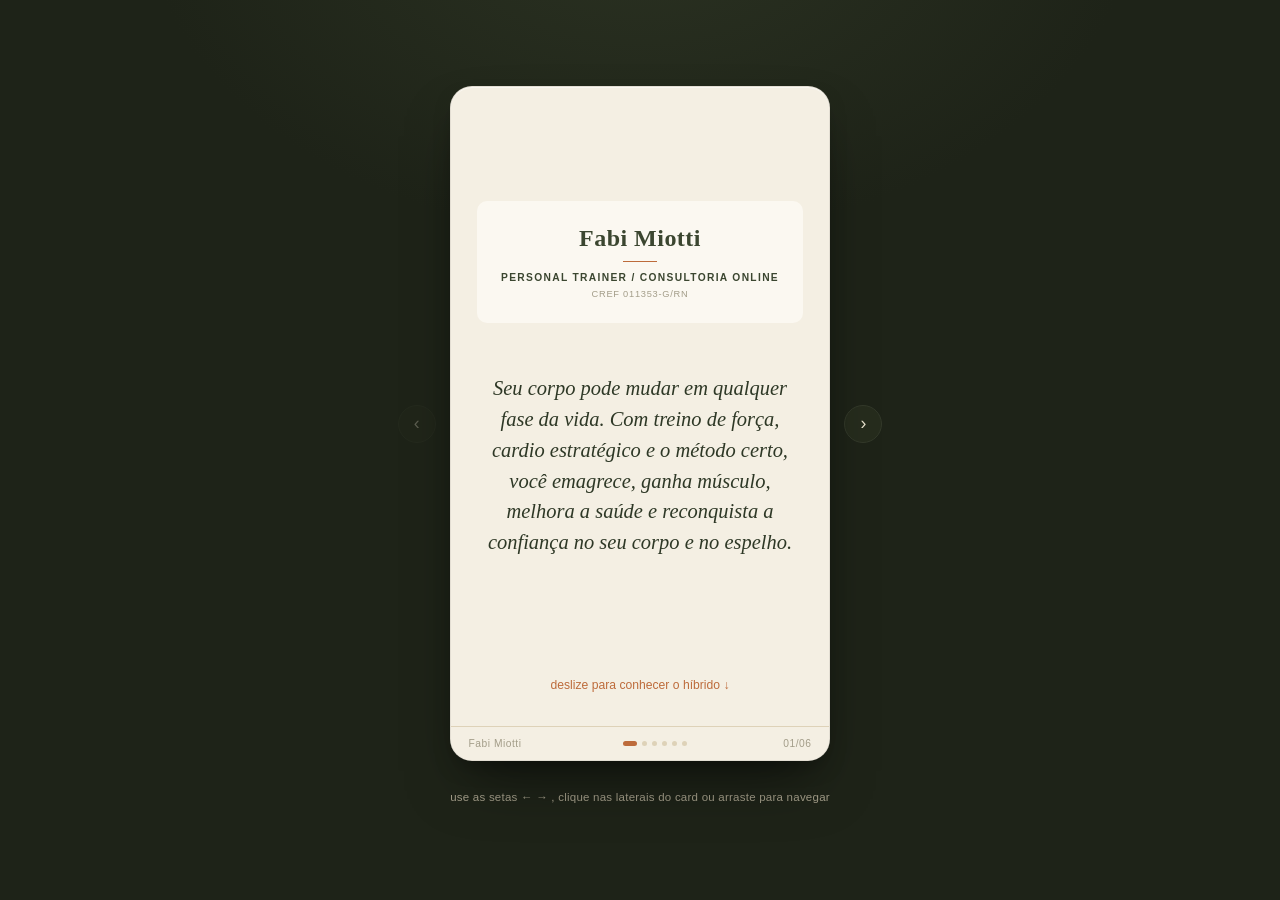
<file: hibrido-feminino.html>
<!doctype html>
<meta charset="UTF-8">
<title>Fabi Miotti — Híbrido (Feminino)</title>
<meta name="viewport" content="width=device-width, initial-scale=1" />
<style>
  :root{--paper:#F4EFE3;--paper-soft:#FBF8F1;--ink:#2C2A22;--ink-soft:#736C58;--ink-faint:#A39D89;--green:#3B4630;--green-deep:#2E3826;--accent:#BD6B3B;--accent-soft:#D08F62;--line:#DED2B8;--stage:#1E2318;}
  *{box-sizing:border-box;}html,body{height:100%;}
  body{margin:0;min-height:100vh;background:radial-gradient(ellipse 900px 600px at 50% -10%,#2B3222 0%,var(--stage) 55%);color:var(--paper);font-family:-apple-system,BlinkMacSystemFont,"Segoe UI",Roboto,Helvetica,Arial,sans-serif;display:flex;flex-direction:column;align-items:center;justify-content:center;gap:1.1rem;padding:2.5rem 1rem;}
  .stage{position:relative;display:flex;align-items:center;gap:.9rem;}
  .card{position:relative;width:min(94vw,380px);aspect-ratio:9/16;max-height:min(78vh,780px);background:var(--paper);color:var(--ink);border-radius:22px;overflow:hidden;display:flex;flex-direction:column;box-shadow:0 1px 0 rgba(255,255,255,.5) inset,0 30px 60px -20px rgba(0,0,0,.55),0 10px 24px -12px rgba(0,0,0,.5);border:1px solid #00000012;}
  .viewport{flex:1 1 auto;overflow:hidden;min-height:0;}
  .track{display:flex;height:100%;transition:transform .5s cubic-bezier(.65,0,.35,1);will-change:transform;}
  @media (prefers-reduced-motion:reduce){.track{transition:none;}}
  .slide{flex:0 0 100%;height:100%;overflow-y:auto;padding:2.1rem 1.6rem 1.4rem;display:flex;flex-direction:column;scrollbar-width:thin;scrollbar-color:var(--line) transparent;}
  .slide::-webkit-scrollbar{width:5px;}.slide::-webkit-scrollbar-thumb{background:var(--line);border-radius:3px;}
  .eyebrow{font-size:.66rem;font-weight:600;letter-spacing:.14em;text-transform:uppercase;color:var(--accent);margin:0 0 .5rem;}
  h1,h2,h3,h4{font-family:"Iowan Old Style","Palatino Linotype","Book Antiqua",Georgia,serif;color:var(--green);margin:0;text-wrap:balance;}
  .title-rule{width:38px;height:2px;background:var(--accent);border:none;margin:.7rem 0 1.15rem;}
  .lede{font-family:"Iowan Old Style","Palatino Linotype","Book Antiqua",Georgia,serif;font-style:italic;font-size:1.28rem;line-height:1.5;color:var(--green-deep);text-wrap:balance;text-align:center;}
  p.body-text{font-size:.92rem;line-height:1.62;color:var(--ink);margin:0 0 1rem;}p.body-text:last-child{margin-bottom:0;}
  p.subtitle{font-style:italic;font-size:.88rem;line-height:1.5;color:var(--ink-soft);margin:.55rem 0 1.1rem;}
  .items{display:flex;flex-direction:column;gap:1.05rem;margin-top:.2rem;}
  .item{display:flex;gap:.65rem;align-items:flex-start;}
  .item .bead{width:6px;height:6px;border-radius:50%;background:var(--accent);margin-top:.55rem;flex:none;}
  .item-title{margin:0;font-weight:700;font-size:.87rem;color:var(--green-deep);}
  .item-desc{margin:.2rem 0 0;font-size:.84rem;line-height:1.5;color:var(--ink-soft);}
  .toggle-row{display:flex;align-items:center;gap:.5rem;margin:.9rem 0;}
  .chip{padding:.45rem .9rem;border-radius:999px;font-size:.76rem;font-weight:600;}
  .chip.presencial{background:var(--green);color:var(--paper-soft);}
  .chip.online{background:var(--accent);color:#fff;}
  .toggle-arrow{color:var(--ink-faint);}
  .plan-label{font-weight:700;font-size:.8rem;color:var(--green-deep);margin:1rem 0 .4rem;}
  .plan-label:first-of-type{margin-top:.3rem;}
  .note{font-size:.72rem;line-height:1.5;color:var(--ink-faint);margin-top:.9rem;font-style:italic;}
  .nutri-box{border:1px dashed var(--accent-soft);border-radius:12px;padding:.9rem 1rem;margin-top:1.1rem;}
  .nutri-box .tag{font-size:.62rem;font-weight:700;letter-spacing:.1em;text-transform:uppercase;color:var(--accent);}
  .nutri-box p{margin:.35rem 0 0;font-size:.84rem;line-height:1.5;color:var(--ink);}
  .nutri-box .price{font-weight:700;color:var(--green-deep);}
  table.pricing{width:100%;border-collapse:collapse;margin-top:.3rem;font-size:.84rem;}
  table.pricing thead th{background:var(--green);color:var(--paper-soft);text-align:left;font-weight:600;padding:.52rem .65rem;font-size:.74rem;}
  table.pricing thead th:not(:first-child){text-align:right;}
  table.pricing tbody td{padding:.5rem .65rem;border-bottom:1px solid var(--line);font-variant-numeric:tabular-nums;}
  table.pricing tbody td:not(:first-child){text-align:right;}
  table.pricing tbody tr:last-child td{border-bottom:none;}
  table.pricing tr.best td{color:var(--accent);font-weight:700;}
  table.pricing td .sub{display:block;font-weight:400;font-size:.72rem;color:var(--ink-faint);}
  table.compare{width:100%;border-collapse:collapse;font-size:.78rem;margin-top:.2rem;}
  table.compare th{text-align:left;font-size:.68rem;letter-spacing:.06em;text-transform:uppercase;color:var(--ink-faint);padding:.4rem .35rem .55rem;border-bottom:1px solid var(--line);}
  table.compare th:not(:first-child){text-align:center;}
  table.compare td{padding:.62rem .35rem;border-bottom:1px solid var(--line);vertical-align:top;line-height:1.4;}
  table.compare td:first-child{color:var(--green-deep);font-weight:600;}
  table.compare td:not(:first-child){text-align:center;color:var(--ink-soft);}
  table.compare tr:last-child td{border-bottom:none;}
  .yes{color:var(--green);font-weight:700;}.no{color:var(--ink-faint);}
  .namecard{background:var(--paper-soft);border-radius:10px;padding:1.5rem 1rem;text-align:center;margin:0 0 1.9rem;}
  .namecard h1{font-size:1.5rem;letter-spacing:.02em;}
  .namecard .rule{width:34px;height:1px;background:var(--accent);border:none;margin:.6rem auto;}
  .namecard .role{font-size:.64rem;letter-spacing:.13em;text-transform:uppercase;color:var(--green);font-weight:600;margin:0;}
  .namecard .cref{font-size:.58rem;letter-spacing:.08em;color:var(--ink-faint);margin:.35rem 0 0;}
  .cover-flex{flex:1;display:flex;flex-direction:column;justify-content:center;}
  .swipe-hint{text-align:center;color:var(--accent);font-size:.76rem;margin-top:auto;padding-top:1.2rem;}
  .closing-panel{border:1px solid var(--accent-soft);border-radius:14px;padding:1.5rem 1.2rem;text-align:center;}
  .closing-panel p{font-family:"Iowan Old Style","Palatino Linotype","Book Antiqua",Georgia,serif;font-size:1rem;line-height:1.6;color:var(--green-deep);margin:0 0 1rem;}
  .closing-panel .sig{font-size:.74rem;letter-spacing:.03em;color:var(--ink-soft);font-family:-apple-system,BlinkMacSystemFont,"Segoe UI",Roboto,Helvetica,Arial,sans-serif;}
  .tier-icon{font-size:1.3rem;margin-right:.35rem;vertical-align:-3px;}
  .footer{flex:0 0 auto;border-top:1px solid var(--line);background:var(--paper);padding:.7rem 1.1rem;display:flex;align-items:center;justify-content:space-between;gap:.5rem;}
  .footer .label{font-size:.64rem;letter-spacing:.05em;color:var(--ink-faint);min-width:64px;}
  .footer .counter{font-size:.64rem;letter-spacing:.05em;color:var(--ink-faint);min-width:34px;text-align:right;font-variant-numeric:tabular-nums;}
  .dots{display:flex;gap:5px;}
  .dot{width:5px;height:5px;border-radius:50%;background:var(--line);cursor:pointer;transition:all .25s ease;border:none;padding:0;}
  .dot.active{background:var(--accent);width:14px;border-radius:3px;}
  .dot:focus-visible{outline:2px solid var(--accent);outline-offset:2px;}
  .nav{width:38px;height:38px;border-radius:50%;border:1px solid #33392A;background:#262C1D;color:#E8E2CE;font-size:1.1rem;display:flex;align-items:center;justify-content:center;cursor:pointer;flex:none;transition:background .2s ease,transform .15s ease;}
  .nav:hover{background:#2F3624;}.nav:active{transform:scale(.93);}.nav:focus-visible{outline:2px solid var(--accent-soft);outline-offset:2px;}.nav[disabled]{opacity:.3;cursor:default;}
  .tapzone{position:absolute;top:0;bottom:56px;width:32%;cursor:pointer;}.tapzone.left{left:0;}.tapzone.right{right:0;}
  @media (max-width:640px){.nav{display:none;}.hint{display:none;}}
  .hint{font-size:.72rem;color:var(--ink-faint);letter-spacing:.02em;}
  .cta-btn{display:flex;align-items:center;justify-content:center;gap:.5rem;background:var(--green);color:var(--paper-soft);text-decoration:none;font-size:.88rem;font-weight:700;letter-spacing:.02em;padding:.65rem 1.1rem;border-radius:12px;margin-top:1rem;transition:background .18s ease,transform .1s ease;}
  .cta-btn:hover{background:var(--green-deep);}.cta-btn:active{transform:scale(.97);}
</style>
<div class="stage">
  <button class="nav prev" id="prevBtn" aria-label="Slide anterior">&#8249;</button>
  <div class="card" id="card">
    <div class="viewport"><div class="track" id="track">
      <section class="slide"><div class="cover-flex"><div class="namecard"><h1>Fabi Miotti</h1><hr class="rule" /><p class="role">Personal Trainer / Consultoria Online</p><p class="cref">CREF 011353-G/RN</p></div><p class="lede">Seu corpo pode mudar em qualquer fase da vida. Com treino de for&ccedil;a, cardio estrat&eacute;gico e o m&eacute;todo certo, voc&ecirc; emagrece, ganha m&uacute;sculo, melhora a sa&uacute;de e reconquista a confian&ccedil;a no seu corpo e no espelho.</p></div><p class="swipe-hint">deslize para conhecer o h&iacute;brido &#8595;</p></section>
      <section class="slide"><p class="eyebrow">Sobre mim</p><h2>Apresenta&ccedil;&atilde;o &amp; Diferencial T&eacute;cnico</h2><hr class="title-rule" /><p class="body-text">Sou bacharel em Educa&ccedil;&atilde;o F&iacute;sica pela Universidade Presbiteriana Mackenzie (SP) e p&oacute;s-graduanda em Alta Performance, Biom&acirc;nica e Nutri&ccedil;&atilde;o Avan&ccedil;ada pela Universidade Anhanguera.</p><p class="body-text">Meu trabalho &eacute; voltado para mulheres 35+ que est&atilde;o vivenciando a perimenopausa ou a menopausa. Atrav&eacute;s de um treinamento de for&ccedil;a individualizado, desenvolvemos estrat&eacute;gias para preservar e aumentar a massa muscular, melhorar a composi&ccedil;&atilde;o corporal, favorecer adapta&ccedil;&otilde;es metab&oacute;licas, aumentar a funcionalidade e devolver for&ccedil;a, vitalidade e autoestima.</p></section>
      <section class="slide"><p class="eyebrow">O modelo</p><h2><span class="tier-icon">&#128260;</span>H&iacute;brido: Presencial + Online</h2><hr class="title-rule" /><p class="body-text">Comece presencialmente para consolidar a t&eacute;cnica com seguran&ccedil;a e, na sequ&ecirc;ncia, siga com autonomia no acompanhamento online &mdash; sem perder o suporte especializado.</p><div class="toggle-row"><span class="chip presencial">Presencial</span><span class="toggle-arrow">&rarr;</span><span class="chip online">Online</span></div><div class="items"><div class="item"><span class="bead"></span><div><p class="item-title">Fase Presencial</p><p class="item-desc">Aulas individuais com corre&ccedil;&atilde;o biom&ecirc;canica, aprendizado de t&eacute;cnica e progress&atilde;o de carga &mdash; no valor do plano Individual.</p></div></div><div class="item"><span class="bead"></span><div><p class="item-title">Fase Online</p><p class="item-desc">Treino 100% individualizado no app, v&iacute;deos de execu&ccedil;&atilde;o, avalia&ccedil;&otilde;es, manual da consultoria e suporte especializado.</p></div></div></div></section>
      <section class="slide"><p class="eyebrow">Investimento</p><h2>&#128179; Valores do Programa</h2><hr class="title-rule" /><p class="subtitle">Presencial e online s&atilde;o cobrados separadamente.</p><p class="plan-label">&#127962; Fase Presencial</p><table class="pricing"><thead><tr><th>Plano</th><th>2&times;/sem</th><th>3&times;/sem</th></tr></thead><tbody><tr><td>Imers&atilde;o<span class="sub">1 m&ecirc;s presencial</span></td><td>R$&nbsp;760</td><td>R$&nbsp;1.080</td></tr><tr class="best"><td>Consolida&ccedil;&atilde;o<span class="sub">3 meses presencial</span></td><td>R$&nbsp;720<span class="sub">/m&ecirc;s</span></td><td>R$&nbsp;1.020<span class="sub">/m&ecirc;s</span></td></tr></tbody></table><p class="note">Seguido de 3 meses de consultoria online individualizada.</p><p class="plan-label" style="margin-top:1rem;">&#128242; Fase Online</p><div class="items"><div class="item"><span class="bead"></span><div><p class="item-title">Pix &mdash; m&ecirc;s a m&ecirc;s</p><p class="item-desc"><strong>R$&nbsp;259/m&ecirc;s</strong> &middot; sem comprometer o limite do cart&atilde;o.</p></div></div><div class="item"><span class="bead"></span><div><p class="item-title">Cart&atilde;o &mdash; parcelado em 3&times;</p><p class="item-desc"><strong>R$&nbsp;699 trimestral</strong> (10% off) &rarr; 3&times; R$&nbsp;233 &middot; taxa do parcelamento por conta do cliente.</p></div></div></div></section>
      <section class="slide"><p class="eyebrow">Fase Online</p><h2>O que voc&ecirc; recebe</h2><hr class="title-rule" /><div class="items"><div class="item"><span class="bead"></span><div><p class="item-title">Avalia&ccedil;&atilde;o Postural Individualizada</p><p class="item-desc">Identifica&ccedil;&atilde;o de padr&otilde;es, desvios e limita&ccedil;&otilde;es, com v&iacute;deo explicativo de retorno.</p></div></div><div class="item"><span class="bead"></span><div><p class="item-title">Treino 100% Individualizado</p><p class="item-desc">Programado especialmente para voc&ecirc;, sem ficha gen&eacute;rica.</p></div></div><div class="item"><span class="bead"></span><div><p class="item-title">V&iacute;deos de Execu&ccedil;&atilde;o</p><p class="item-desc">Cada exerc&iacute;cio com v&iacute;deo explicativo, direto no app.</p></div></div><div class="item"><span class="bead"></span><div><p class="item-title">App Exclusivo</p><p class="item-desc">Desenvolvido por mim &mdash; progress&atilde;o de treino, cargas, passos, sono, exames e avalia&ccedil;&otilde;es, tudo num s&oacute; lugar.</p></div></div><div class="item"><span class="bead"></span><div><p class="item-title">Suporte Individual WhatsApp</p><p class="item-desc">Canal direto, com resposta em at&eacute; 4h (8h&ndash;20h, segunda a s&aacute;bado).</p></div></div><div class="item"><span class="bead"></span><div><p class="item-title">Feedback Semanal</p><p class="item-desc">Retorno personalizado sobre sua evolu&ccedil;&atilde;o.</p></div></div></div><div class="nutri-box"><span class="tag">Opcional</span><p>Consultoria nutricional com nutricionista parceiro, com videochamada antes de cada dieta entregue &mdash; <span class="price">R$ 200,00 por dieta</span>.</p></div></section>
      <section class="slide"><p class="eyebrow">Vamos come&ccedil;ar</p><h2>Fale com a Fabi</h2><hr class="title-rule" /><div class="closing-panel"><p>Vagas limitadas para garantir a qualidade do acompanhamento. Vamos tra&ccedil;ar juntas o melhor caminho para os seus objetivos? &#128155;</p><p class="sig">Fabi Miotti &middot; CREF 011353-G/RN</p></div><a class="cta-btn" href="https://wa.me/5584994696002?text=Quero%20saber%20mais%20sobre%20o%20Personal%20H%C3%ADbrido" target="_blank" rel="noopener">&#128172; Falar com a Fabi</a></section>
    </div></div>
    <div class="footer"><span class="label" id="labelText">Fabi Miotti</span><div class="dots" id="dots"></div><span class="counter" id="counterText">01/06</span></div>
    <div class="tapzone left" id="tapLeft" aria-hidden="true"></div>
    <div class="tapzone right" id="tapRight" aria-hidden="true"></div>
  </div>
  <button class="nav next" id="nextBtn" aria-label="Pr&oacute;ximo slide">&#8250;</button>
</div>
<p class="hint">use as setas &larr; &rarr; , clique nas laterais do card ou arraste para navegar</p>
<script>
  const labels=["Fabi Miotti","Diferencial","Como funciona","Investimento","Fase Online","Contato"];
  const track=document.getElementById('track'),dotsEl=document.getElementById('dots'),labelEl=document.getElementById('labelText'),counterEl=document.getElementById('counterText'),prevBtn=document.getElementById('prevBtn'),nextBtn=document.getElementById('nextBtn'),total=labels.length;let index=0;
  for(let i=0;i<total;i++){const b=document.createElement('button');b.className='dot'+(i===0?' active':'');b.setAttribute('aria-label','Ir para slide '+(i+1));b.addEventListener('click',()=>goTo(i));dotsEl.appendChild(b);}
  function pad(n){return n<10?'0'+n:''+n;}
  function render(){track.style.transform='translateX(-'+(index*100)+'%)';[...dotsEl.children].forEach((d,i)=>d.classList.toggle('active',i===index));labelEl.textContent=labels[index];counterEl.textContent=pad(index+1)+'/'+pad(total);prevBtn.disabled=index===0;nextBtn.disabled=index===total-1;}
  function goTo(i){index=Math.max(0,Math.min(total-1,i));render();}
  prevBtn.addEventListener('click',()=>goTo(index-1));nextBtn.addEventListener('click',()=>goTo(index+1));
  document.getElementById('tapLeft').addEventListener('click',()=>goTo(index-1));document.getElementById('tapRight').addEventListener('click',()=>goTo(index+1));
  window.addEventListener('keydown',(e)=>{if(e.key==='ArrowRight')goTo(index+1);if(e.key==='ArrowLeft')goTo(index-1);});
  const card=document.getElementById('card');let touchStartX=null;
  card.addEventListener('touchstart',(e)=>{touchStartX=e.touches[0].clientX;},{passive:true});
  card.addEventListener('touchend',(e)=>{if(touchStartX===null)return;const dx=e.changedTouches[0].clientX-touchStartX;if(Math.abs(dx)>40){dx<0?goTo(index+1):goTo(index-1);}touchStartX=null;},{passive:true});
  render();
</script>
</file>
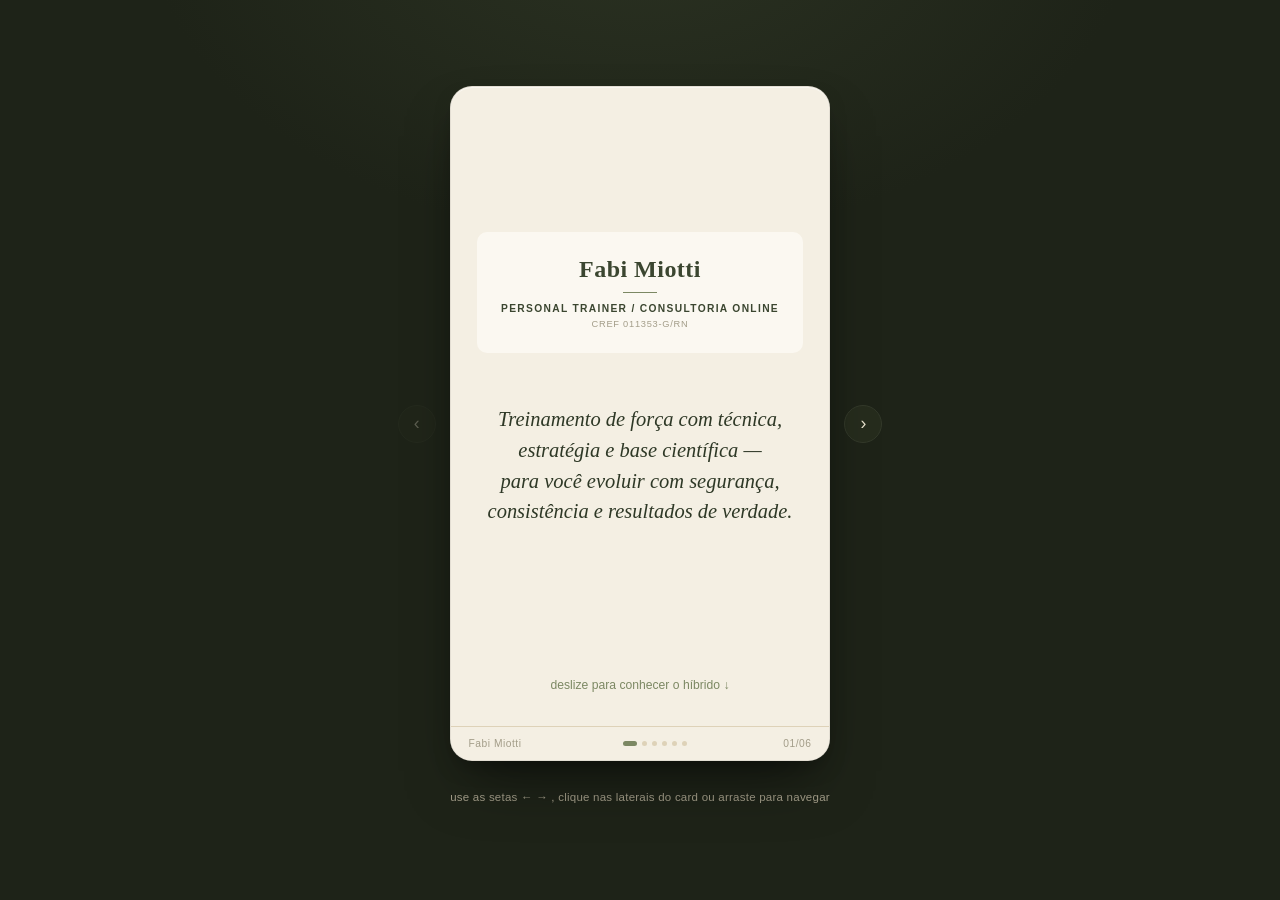
<file: hibrido-masculino.html>
<!doctype html>
<meta charset="UTF-8">
<title>Fabi Miotti — Híbrido</title>
<meta name="viewport" content="width=device-width, initial-scale=1" />
<style>
  :root{--paper:#F4EFE3;--paper-soft:#FBF8F1;--ink:#2C2A22;--ink-soft:#736C58;--ink-faint:#A39D89;--green:#3B4630;--green-deep:#2E3826;--accent:#7C8863;--accent-soft:#A6AD84;--line:#DED2B8;--stage:#1E2318;}
  *{box-sizing:border-box;}html,body{height:100%;}
  body{margin:0;min-height:100vh;background:radial-gradient(ellipse 900px 600px at 50% -10%,#2B3222 0%,var(--stage) 55%);color:var(--paper);font-family:-apple-system,BlinkMacSystemFont,"Segoe UI",Roboto,Helvetica,Arial,sans-serif;display:flex;flex-direction:column;align-items:center;justify-content:center;gap:1.1rem;padding:2.5rem 1rem;}
  .stage{position:relative;display:flex;align-items:center;gap:.9rem;}
  .card{position:relative;width:min(94vw,380px);aspect-ratio:9/16;max-height:min(78vh,780px);background:var(--paper);color:var(--ink);border-radius:22px;overflow:hidden;display:flex;flex-direction:column;box-shadow:0 1px 0 rgba(255,255,255,.5) inset,0 30px 60px -20px rgba(0,0,0,.55),0 10px 24px -12px rgba(0,0,0,.5);border:1px solid #00000012;}
  .viewport{flex:1 1 auto;overflow:hidden;min-height:0;}
  .track{display:flex;height:100%;transition:transform .5s cubic-bezier(.65,0,.35,1);will-change:transform;}
  @media (prefers-reduced-motion:reduce){.track{transition:none;}}
  .slide{flex:0 0 100%;height:100%;overflow-y:auto;padding:2.1rem 1.6rem 1.4rem;display:flex;flex-direction:column;scrollbar-width:thin;scrollbar-color:var(--line) transparent;}
  .slide::-webkit-scrollbar{width:5px;}.slide::-webkit-scrollbar-thumb{background:var(--line);border-radius:3px;}
  .eyebrow{font-size:.66rem;font-weight:600;letter-spacing:.14em;text-transform:uppercase;color:var(--accent);margin:0 0 .5rem;}
  h1,h2,h3,h4{font-family:"Iowan Old Style","Palatino Linotype","Book Antiqua",Georgia,serif;color:var(--green);margin:0;text-wrap:balance;}
  .title-rule{width:38px;height:2px;background:var(--accent);border:none;margin:.7rem 0 1.15rem;}
  .lede{font-family:"Iowan Old Style","Palatino Linotype","Book Antiqua",Georgia,serif;font-style:italic;font-size:1.28rem;line-height:1.5;color:var(--green-deep);text-wrap:balance;text-align:center;}
  p.body-text{font-size:.92rem;line-height:1.62;color:var(--ink);margin:0 0 1rem;}p.body-text:last-child{margin-bottom:0;}
  p.subtitle{font-style:italic;font-size:.88rem;line-height:1.5;color:var(--ink-soft);margin:.55rem 0 1.1rem;}
  .items{display:flex;flex-direction:column;gap:1.05rem;margin-top:.2rem;}
  .item{display:flex;gap:.65rem;align-items:flex-start;}
  .item .bead{width:6px;height:6px;border-radius:50%;background:var(--accent);margin-top:.55rem;flex:none;}
  .item-title{margin:0;font-weight:700;font-size:.87rem;color:var(--green-deep);}
  .item-desc{margin:.2rem 0 0;font-size:.84rem;line-height:1.5;color:var(--ink-soft);}
  .toggle-row{display:flex;align-items:center;gap:.5rem;margin:.9rem 0;}
  .chip{padding:.45rem .9rem;border-radius:999px;font-size:.76rem;font-weight:600;}
  .chip.presencial{background:var(--green);color:var(--paper-soft);}
  .chip.online{background:var(--accent);color:#fff;}
  .toggle-arrow{color:var(--ink-faint);}
  .plan-label{font-weight:700;font-size:.8rem;color:var(--green-deep);margin:1rem 0 .4rem;}
  .plan-label:first-of-type{margin-top:.3rem;}
  .note{font-size:.72rem;line-height:1.5;color:var(--ink-faint);margin-top:.9rem;font-style:italic;}
  .nutri-box{border:1px dashed var(--accent-soft);border-radius:12px;padding:.9rem 1rem;margin-top:1.1rem;}
  .nutri-box .tag{font-size:.62rem;font-weight:700;letter-spacing:.1em;text-transform:uppercase;color:var(--accent);}
  .nutri-box p{margin:.35rem 0 0;font-size:.84rem;line-height:1.5;color:var(--ink);}
  .nutri-box .price{font-weight:700;color:var(--green-deep);}
  table.pricing{width:100%;border-collapse:collapse;margin-top:.3rem;font-size:.84rem;}
  table.pricing thead th{background:var(--green);color:var(--paper-soft);text-align:left;font-weight:600;padding:.52rem .65rem;font-size:.74rem;}
  table.pricing thead th:not(:first-child){text-align:right;}
  table.pricing tbody td{padding:.5rem .65rem;border-bottom:1px solid var(--line);font-variant-numeric:tabular-nums;}
  table.pricing tbody td:not(:first-child){text-align:right;}
  table.pricing tbody tr:last-child td{border-bottom:none;}
  table.pricing tr.best td{color:var(--accent);font-weight:700;}
  table.pricing td .sub{display:block;font-weight:400;font-size:.72rem;color:var(--ink-faint);}
  table.compare{width:100%;border-collapse:collapse;font-size:.78rem;margin-top:.2rem;}
  table.compare th{text-align:left;font-size:.68rem;letter-spacing:.06em;text-transform:uppercase;color:var(--ink-faint);padding:.4rem .35rem .55rem;border-bottom:1px solid var(--line);}
  table.compare th:not(:first-child){text-align:center;}
  table.compare td{padding:.62rem .35rem;border-bottom:1px solid var(--line);vertical-align:top;line-height:1.4;}
  table.compare td:first-child{color:var(--green-deep);font-weight:600;}
  table.compare td:not(:first-child){text-align:center;color:var(--ink-soft);}
  table.compare tr:last-child td{border-bottom:none;}
  .yes{color:var(--green);font-weight:700;}.no{color:var(--ink-faint);}
  .namecard{background:var(--paper-soft);border-radius:10px;padding:1.5rem 1rem;text-align:center;margin:0 0 1.9rem;}
  .namecard h1{font-size:1.5rem;letter-spacing:.02em;}
  .namecard .rule{width:34px;height:1px;background:var(--accent);border:none;margin:.6rem auto;}
  .namecard .role{font-size:.64rem;letter-spacing:.13em;text-transform:uppercase;color:var(--green);font-weight:600;margin:0;}
  .namecard .cref{font-size:.58rem;letter-spacing:.08em;color:var(--ink-faint);margin:.35rem 0 0;}
  .cover-flex{flex:1;display:flex;flex-direction:column;justify-content:center;}
  .swipe-hint{text-align:center;color:var(--accent);font-size:.76rem;margin-top:auto;padding-top:1.2rem;}
  .closing-panel{border:1px solid var(--accent-soft);border-radius:14px;padding:1.5rem 1.2rem;text-align:center;}
  .closing-panel p{font-family:"Iowan Old Style","Palatino Linotype","Book Antiqua",Georgia,serif;font-size:1rem;line-height:1.6;color:var(--green-deep);margin:0 0 1rem;}
  .closing-panel .sig{font-size:.74rem;letter-spacing:.03em;color:var(--ink-soft);font-family:-apple-system,BlinkMacSystemFont,"Segoe UI",Roboto,Helvetica,Arial,sans-serif;}
  .tier-icon{font-size:1.3rem;margin-right:.35rem;vertical-align:-3px;}
  .footer{flex:0 0 auto;border-top:1px solid var(--line);background:var(--paper);padding:.7rem 1.1rem;display:flex;align-items:center;justify-content:space-between;gap:.5rem;}
  .footer .label{font-size:.64rem;letter-spacing:.05em;color:var(--ink-faint);min-width:64px;}
  .footer .counter{font-size:.64rem;letter-spacing:.05em;color:var(--ink-faint);min-width:34px;text-align:right;font-variant-numeric:tabular-nums;}
  .dots{display:flex;gap:5px;}
  .dot{width:5px;height:5px;border-radius:50%;background:var(--line);cursor:pointer;transition:all .25s ease;border:none;padding:0;}
  .dot.active{background:var(--accent);width:14px;border-radius:3px;}
  .dot:focus-visible{outline:2px solid var(--accent);outline-offset:2px;}
  .nav{width:38px;height:38px;border-radius:50%;border:1px solid #33392A;background:#262C1D;color:#E8E2CE;font-size:1.1rem;display:flex;align-items:center;justify-content:center;cursor:pointer;flex:none;transition:background .2s ease,transform .15s ease;}
  .nav:hover{background:#2F3624;}.nav:active{transform:scale(.93);}.nav:focus-visible{outline:2px solid var(--accent-soft);outline-offset:2px;}.nav[disabled]{opacity:.3;cursor:default;}
  .tapzone{position:absolute;top:0;bottom:56px;width:32%;cursor:pointer;}.tapzone.left{left:0;}.tapzone.right{right:0;}
  @media (max-width:640px){.nav{display:none;}.hint{display:none;}}
  .hint{font-size:.72rem;color:var(--ink-faint);letter-spacing:.02em;}
  .cta-btn{display:flex;align-items:center;justify-content:center;gap:.5rem;background:var(--green);color:var(--paper-soft);text-decoration:none;font-size:.88rem;font-weight:700;letter-spacing:.02em;padding:.65rem 1.1rem;border-radius:12px;margin-top:1rem;transition:background .18s ease,transform .1s ease;}
  .cta-btn:hover{background:var(--green-deep);}.cta-btn:active{transform:scale(.97);}
</style>
<div class="stage">
  <button class="nav prev" id="prevBtn" aria-label="Slide anterior">&#8249;</button>
  <div class="card" id="card">
    <div class="viewport"><div class="track" id="track">
      <section class="slide"><div class="cover-flex"><div class="namecard"><h1>Fabi Miotti</h1><hr class="rule" /><p class="role">Personal Trainer / Consultoria Online</p><p class="cref">CREF 011353-G/RN</p></div><p class="lede">Treinamento de for&ccedil;a com t&eacute;cnica, estrat&eacute;gia e base cient&iacute;fica &mdash; para voc&ecirc; evoluir com seguran&ccedil;a, consist&ecirc;ncia e resultados de verdade.</p></div><p class="swipe-hint">deslize para conhecer o h&iacute;brido &#8595;</p></section>
      <section class="slide"><p class="eyebrow">Sobre mim</p><h2>Apresenta&ccedil;&atilde;o &amp; Diferencial T&eacute;cnico</h2><hr class="title-rule" /><p class="body-text">Sou bacharel em Educa&ccedil;&atilde;o F&iacute;sica pela Universidade Presbiteriana Mackenzie (SP) e p&oacute;s-graduanda em Alta Performance, Biom&acirc;nica e Nutri&ccedil;&atilde;o Avan&ccedil;ada pela Universidade Anhanguera.</p><p class="body-text">Trabalho com treinamento de for&ccedil;a individualizado, priorizando t&eacute;cnica de execu&ccedil;&atilde;o, progress&atilde;o de carga e preven&ccedil;&atilde;o de les&otilde;es &mdash; para desenvolver for&ccedil;a, mobilidade e performance de forma consistente e sustent&aacute;vel, seja qual for o seu ponto de partida. Atendo homens com foco em emagrecimento, hipertrofia e recomposi&ccedil;&atilde;o corporal.</p></section>
      <section class="slide"><p class="eyebrow">O modelo</p><h2><span class="tier-icon">&#128260;</span>H&iacute;brido: Presencial + Online</h2><hr class="title-rule" /><p class="body-text">Comece presencialmente para consolidar a t&eacute;cnica com seguran&ccedil;a e, na sequ&ecirc;ncia, siga com autonomia no acompanhamento online &mdash; sem perder o suporte especializado.</p><div class="toggle-row"><span class="chip presencial">Presencial</span><span class="toggle-arrow">&rarr;</span><span class="chip online">Online</span></div><div class="items"><div class="item"><span class="bead"></span><div><p class="item-title">Fase Presencial</p><p class="item-desc">Aulas individuais com corre&ccedil;&atilde;o biom&ecirc;canica, aprendizado de t&eacute;cnica e progress&atilde;o de carga &mdash; no valor do plano Individual.</p></div></div><div class="item"><span class="bead"></span><div><p class="item-title">Fase Online</p><p class="item-desc">Treino 100% individualizado no app, v&iacute;deos de execu&ccedil;&atilde;o, avalia&ccedil;&otilde;es, manual da consultoria e suporte especializado.</p></div></div></div></section>
      <section class="slide"><p class="eyebrow">Investimento</p><h2>&#128179; Valores do Programa</h2><hr class="title-rule" /><p class="subtitle">Presencial e online s&atilde;o cobrados separadamente.</p><p class="plan-label">&#127962; Fase Presencial</p><table class="pricing"><thead><tr><th>Plano</th><th>2&times;/sem</th><th>3&times;/sem</th></tr></thead><tbody><tr><td>Imers&atilde;o<span class="sub">1 m&ecirc;s presencial</span></td><td>R$&nbsp;760</td><td>R$&nbsp;1.080</td></tr><tr class="best"><td>Consolida&ccedil;&atilde;o<span class="sub">3 meses presencial</span></td><td>R$&nbsp;720<span class="sub">/m&ecirc;s</span></td><td>R$&nbsp;1.020<span class="sub">/m&ecirc;s</span></td></tr></tbody></table><p class="note">Seguido de 3 meses de consultoria online individualizada.</p><p class="plan-label" style="margin-top:1rem;">&#128242; Fase Online</p><div class="items"><div class="item"><span class="bead"></span><div><p class="item-title">Pix &mdash; m&ecirc;s a m&ecirc;s</p><p class="item-desc"><strong>R$&nbsp;259/m&ecirc;s</strong> &middot; sem comprometer o limite do cart&atilde;o.</p></div></div><div class="item"><span class="bead"></span><div><p class="item-title">Cart&atilde;o &mdash; parcelado em 3&times;</p><p class="item-desc"><strong>R$&nbsp;699 trimestral</strong> (10% off) &rarr; 3&times; R$&nbsp;233 &middot; taxa do parcelamento por conta do cliente.</p></div></div></div></section>
      <section class="slide"><p class="eyebrow">Fase Online</p><h2>O que voc&ecirc; recebe</h2><hr class="title-rule" /><div class="items"><div class="item"><span class="bead"></span><div><p class="item-title">Avalia&ccedil;&atilde;o Postural Individualizada</p><p class="item-desc">Identifica&ccedil;&atilde;o de padr&otilde;es, desvios e limita&ccedil;&otilde;es, com v&iacute;deo explicativo de retorno.</p></div></div><div class="item"><span class="bead"></span><div><p class="item-title">Treino 100% Individualizado</p><p class="item-desc">Programado especialmente para voc&ecirc;, sem ficha gen&eacute;rica.</p></div></div><div class="item"><span class="bead"></span><div><p class="item-title">V&iacute;deos de Execu&ccedil;&atilde;o</p><p class="item-desc">Cada exerc&iacute;cio com v&iacute;deo explicativo, direto no app.</p></div></div><div class="item"><span class="bead"></span><div><p class="item-title">App Exclusivo</p><p class="item-desc">Desenvolvido por mim &mdash; progress&atilde;o de treino, cargas, passos, sono, exames e avalia&ccedil;&otilde;es, tudo num s&oacute; lugar.</p></div></div><div class="item"><span class="bead"></span><div><p class="item-title">Suporte Individual WhatsApp</p><p class="item-desc">Canal direto, com resposta em at&eacute; 4h (8h&ndash;20h, segunda a s&aacute;bado).</p></div></div><div class="item"><span class="bead"></span><div><p class="item-title">Feedback Semanal</p><p class="item-desc">Retorno personalizado sobre sua evolu&ccedil;&atilde;o.</p></div></div></div><div class="nutri-box"><span class="tag">Opcional</span><p>Consultoria nutricional com nutricionista parceiro, com videochamada antes de cada dieta entregue &mdash; <span class="price">R$ 200,00 por dieta</span>.</p></div></section>
      <section class="slide"><p class="eyebrow">Vamos come&ccedil;ar</p><h2>Fale com a Fabi</h2><hr class="title-rule" /><div class="closing-panel"><p>Vagas limitadas para garantir a qualidade do acompanhamento. Vamos tra&ccedil;ar juntos o melhor caminho para os seus objetivos? &#128170;</p><p class="sig">Fabi Miotti &middot; CREF 011353-G/RN</p></div><a class="cta-btn" href="https://wa.me/5584994696002?text=Quero%20saber%20mais%20sobre%20o%20Personal%20H%C3%ADbrido" target="_blank" rel="noopener">&#128172; Falar com a Fabi</a></section>
    </div></div>
    <div class="footer"><span class="label" id="labelText">Fabi Miotti</span><div class="dots" id="dots"></div><span class="counter" id="counterText">01/06</span></div>
    <div class="tapzone left" id="tapLeft" aria-hidden="true"></div>
    <div class="tapzone right" id="tapRight" aria-hidden="true"></div>
  </div>
  <button class="nav next" id="nextBtn" aria-label="Pr&oacute;ximo slide">&#8250;</button>
</div>
<p class="hint">use as setas &larr; &rarr; , clique nas laterais do card ou arraste para navegar</p>
<script>
  const labels=["Fabi Miotti","Diferencial","Como funciona","Investimento","Fase Online","Contato"];
  const track=document.getElementById('track'),dotsEl=document.getElementById('dots'),labelEl=document.getElementById('labelText'),counterEl=document.getElementById('counterText'),prevBtn=document.getElementById('prevBtn'),nextBtn=document.getElementById('nextBtn'),total=labels.length;let index=0;
  for(let i=0;i<total;i++){const b=document.createElement('button');b.className='dot'+(i===0?' active':'');b.setAttribute('aria-label','Ir para slide '+(i+1));b.addEventListener('click',()=>goTo(i));dotsEl.appendChild(b);}
  function pad(n){return n<10?'0'+n:''+n;}
  function render(){track.style.transform='translateX(-'+(index*100)+'%)';[...dotsEl.children].forEach((d,i)=>d.classList.toggle('active',i===index));labelEl.textContent=labels[index];counterEl.textContent=pad(index+1)+'/'+pad(total);prevBtn.disabled=index===0;nextBtn.disabled=index===total-1;}
  function goTo(i){index=Math.max(0,Math.min(total-1,i));render();}
  prevBtn.addEventListener('click',()=>goTo(index-1));nextBtn.addEventListener('click',()=>goTo(index+1));
  document.getElementById('tapLeft').addEventListener('click',()=>goTo(index-1));document.getElementById('tapRight').addEventListener('click',()=>goTo(index+1));
  window.addEventListener('keydown',(e)=>{if(e.key==='ArrowRight')goTo(index+1);if(e.key==='ArrowLeft')goTo(index-1);});
  const card=document.getElementById('card');let touchStartX=null;
  card.addEventListener('touchstart',(e)=>{touchStartX=e.touches[0].clientX;},{passive:true});
  card.addEventListener('touchend',(e)=>{if(touchStartX===null)return;const dx=e.changedTouches[0].clientX-touchStartX;if(Math.abs(dx)>40){dx<0?goTo(index+1):goTo(index-1);}touchStartX=null;},{passive:true});
  render();
</script>
</file>
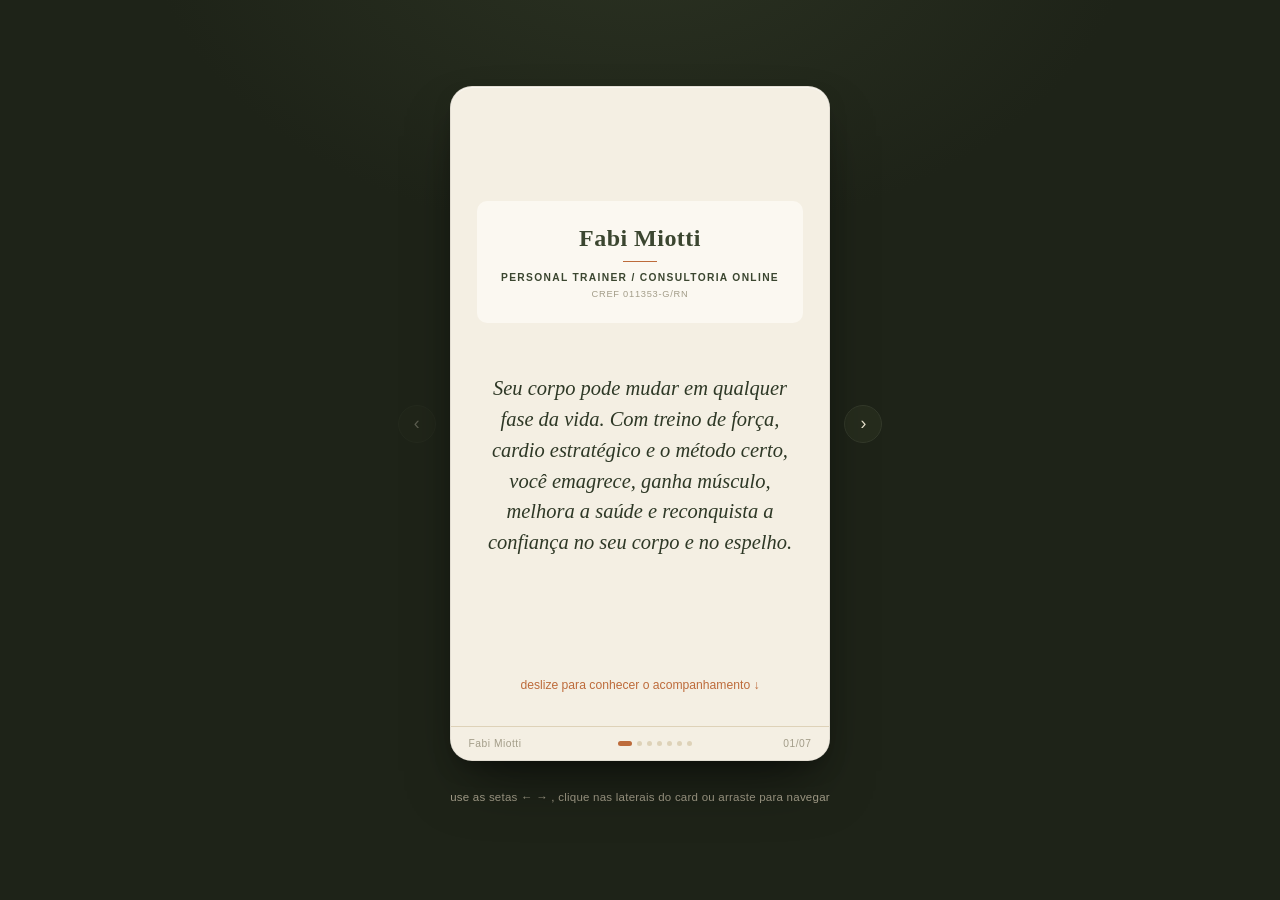
<file: presencial-feminino.html>
<!doctype html>
<meta charset="UTF-8">
<title>Fabi Miotti — Apresentação (Feminino)</title>
<meta name="viewport" content="width=device-width, initial-scale=1" />
<style>
  :root{
    --paper:#F4EFE3;
    --paper-soft:#FBF8F1;
    --ink:#2C2A22;
    --ink-soft:#736C58;
    --ink-faint:#A39D89;
    --green:#3B4630;
    --green-deep:#2E3826;
    --accent:#BD6B3B;
    --accent-soft:#D08F62;
    --line:#DED2B8;
    --stage:#1E2318;
  }
  *{box-sizing:border-box;}
  html,body{height:100%;}
  body{
    margin:0; min-height:100vh;
    background: radial-gradient(ellipse 900px 600px at 50% -10%, #2B3222 0%, var(--stage) 55%);
    color:var(--paper);
    font-family:-apple-system,BlinkMacSystemFont,"Segoe UI",Roboto,Helvetica,Arial,sans-serif;
    display:flex; flex-direction:column; align-items:center; justify-content:center;
    gap:1.1rem; padding:2.5rem 1rem;
  }
  .eyebrow-page{ font-size:.72rem; letter-spacing:.16em; text-transform:uppercase; color:var(--accent-soft); text-align:center; }
  .eyebrow-page b{ color:#EDE6D4; font-weight:600; letter-spacing:.16em; }
  .stage{ position:relative; display:flex; align-items:center; gap:.9rem; }
  .card{
    position:relative; width:min(94vw,380px); aspect-ratio:9/16; max-height:min(78vh,780px);
    background:var(--paper); color:var(--ink); border-radius:22px; overflow:hidden;
    display:flex; flex-direction:column;
    box-shadow:0 1px 0 rgba(255,255,255,.5) inset,0 30px 60px -20px rgba(0,0,0,.55),0 10px 24px -12px rgba(0,0,0,.5);
    border:1px solid #00000012;
  }
  .viewport{ flex:1 1 auto; overflow:hidden; min-height:0; }
  .track{ display:flex; height:100%; transition:transform .5s cubic-bezier(.65,0,.35,1); will-change:transform; }
  @media (prefers-reduced-motion: reduce){ .track{ transition:none; } }
  .slide{
    flex:0 0 100%; height:100%; overflow-y:auto; padding:2.1rem 1.6rem 1.4rem;
    display:flex; flex-direction:column; scrollbar-width:thin; scrollbar-color:var(--line) transparent;
  }
  .slide::-webkit-scrollbar{ width:5px; }
  .slide::-webkit-scrollbar-thumb{ background:var(--line); border-radius:3px; }
  .eyebrow{ font-size:.66rem; font-weight:600; letter-spacing:.14em; text-transform:uppercase; color:var(--accent); margin:0 0 .5rem; }
  h1,h2,h3,h4{ font-family:"Iowan Old Style","Palatino Linotype","Book Antiqua",Georgia,serif; color:var(--green); margin:0; text-wrap:balance; }
  .title-rule{ width:38px; height:2px; background:var(--accent); border:none; margin:.7rem 0 1.15rem; }
  .lede{ font-family:"Iowan Old Style","Palatino Linotype","Book Antiqua",Georgia,serif; font-style:italic; font-size:1.28rem; line-height:1.5; color:var(--green-deep); text-wrap:balance; text-align:center; }
  p.body-text{ font-size:.92rem; line-height:1.62; color:var(--ink); margin:0 0 1rem; }
  p.body-text:last-child{ margin-bottom:0; }
  p.subtitle{ font-style:italic; font-size:.88rem; line-height:1.5; color:var(--ink-soft); margin:.55rem 0 1.1rem; }
  .items{ display:flex; flex-direction:column; gap:1.05rem; margin-top:.2rem; }
  .item{ display:flex; gap:.65rem; align-items:flex-start; }
  .item .bead{ width:6px; height:6px; border-radius:50%; background:var(--accent); margin-top:.55rem; flex:none; }
  .item-title{ margin:0; font-weight:700; font-size:.87rem; color:var(--green-deep); }
  .item-desc{ margin:.2rem 0 0; font-size:.84rem; line-height:1.5; color:var(--ink-soft); }
  table.pricing{ width:100%; border-collapse:collapse; margin-top:.3rem; font-size:.84rem; }
  table.pricing thead th{ background:var(--green); color:var(--paper-soft); text-align:left; font-weight:600; padding:.52rem .65rem; font-size:.74rem; }
  table.pricing thead th:not(:first-child){ text-align:right; }
  table.pricing tbody td{ padding:.5rem .65rem; border-bottom:1px solid var(--line); font-variant-numeric:tabular-nums; }
  table.pricing tbody td:not(:first-child){ text-align:right; }
  table.pricing tbody td.aula{ color:var(--accent); font-weight:600; font-size:.76rem; }
  table.pricing tbody tr:last-child td{ border-bottom:none; }
  table.pricing tr.best td{ color:var(--accent); font-weight:700; }
  .plan-label{ font-weight:700; font-size:.8rem; color:var(--green-deep); margin:1rem 0 .4rem; }
  .plan-label:first-of-type{ margin-top:.3rem; }
  .avulsa-box{ background:var(--green); color:var(--paper-soft); border-radius:12px; padding:.85rem 1rem; text-align:center; margin-top:1.1rem; }
  .avulsa-box .price{ font-weight:700; font-size:1.02rem; }
  .namecard{ background:var(--paper-soft); border-radius:10px; padding:1.5rem 1rem; text-align:center; margin:0 0 1.9rem; }
  .namecard h1{ font-size:1.5rem; letter-spacing:.02em; }
  .namecard .rule{ width:34px; height:1px; background:var(--accent); border:none; margin:.6rem auto; }
  .namecard .role{ font-size:.64rem; letter-spacing:.13em; text-transform:uppercase; color:var(--green); font-weight:600; margin:0; }
  .namecard .cref{ font-size:.58rem; letter-spacing:.08em; color:var(--ink-faint); margin:.35rem 0 0; }
  .cover-flex{ flex:1; display:flex; flex-direction:column; justify-content:center; }
  .swipe-hint{ text-align:center; color:var(--accent); font-size:.76rem; margin-top:auto; padding-top:1.2rem; }
  .closing-flex{ flex:1; display:flex; flex-direction:column; justify-content:center; }
  .closing-panel{ border:1px solid var(--accent-soft); border-radius:14px; padding:1.5rem 1.2rem; text-align:center; }
  .closing-panel p{ font-family:"Iowan Old Style","Palatino Linotype","Book Antiqua",Georgia,serif; font-size:1rem; line-height:1.6; color:var(--green-deep); margin:0 0 1rem; }
  .closing-panel .sig{ font-size:.74rem; letter-spacing:.03em; color:var(--ink-soft); font-family:-apple-system,BlinkMacSystemFont,"Segoe UI",Roboto,Helvetica,Arial,sans-serif; }
  .tier-icon{ font-size:1.3rem; margin-right:.35rem; vertical-align:-3px; }
  .footer{ flex:0 0 auto; border-top:1px solid var(--line); background:var(--paper); padding:.7rem 1.1rem; display:flex; align-items:center; justify-content:space-between; gap:.5rem; }
  .footer .label{ font-size:.64rem; letter-spacing:.05em; color:var(--ink-faint); min-width:64px; }
  .footer .counter{ font-size:.64rem; letter-spacing:.05em; color:var(--ink-faint); min-width:34px; text-align:right; font-variant-numeric:tabular-nums; }
  .dots{ display:flex; gap:5px; }
  .dot{ width:5px; height:5px; border-radius:50%; background:var(--line); cursor:pointer; transition:all .25s ease; border:none; padding:0; }
  .dot.active{ background:var(--accent); width:14px; border-radius:3px; }
  .dot:focus-visible{ outline:2px solid var(--accent); outline-offset:2px; }
  .nav{ width:38px; height:38px; border-radius:50%; border:1px solid #33392A; background:#262C1D; color:#E8E2CE; font-size:1.1rem; display:flex; align-items:center; justify-content:center; cursor:pointer; flex:none; transition:background .2s ease, transform .15s ease; }
  .nav:hover{ background:#2F3624; }
  .nav:active{ transform:scale(.93); }
  .nav:focus-visible{ outline:2px solid var(--accent-soft); outline-offset:2px; }
  .nav[disabled]{ opacity:.3; cursor:default; }
  .tapzone{ position:absolute; top:0; bottom:56px; width:32%; cursor:pointer; }
  .tapzone.left{ left:0; }
  .tapzone.right{ right:0; }
  @media (max-width: 640px){ .nav{ display:none; } .hint{ display:none; } }
  .hint{ font-size:.72rem; color:var(--ink-faint); letter-spacing:.02em; }
  .cta-btn{display:flex;align-items:center;justify-content:center;gap:.5rem;background:var(--green);color:var(--paper-soft);text-decoration:none;font-size:.88rem;font-weight:700;letter-spacing:.02em;padding:.65rem 1.1rem;border-radius:12px;margin-top:1rem;transition:background .18s ease,transform .1s ease;}
  .cta-btn:hover{background:var(--green-deep);}.cta-btn:active{transform:scale(.97);}
</style>


<div class="stage">
  <button class="nav prev" id="prevBtn" aria-label="Slide anterior">&#8249;</button>
  <div class="card" id="card">
    <div class="viewport">
      <div class="track" id="track">

        <!-- 1: COVER -->
        <section class="slide">
          <div class="cover-flex">
            <div class="namecard">
              <h1>Fabi Miotti</h1>
              <hr class="rule" />
              <p class="role">Personal Trainer / Consultoria Online</p>
              <p class="cref">CREF 011353-G/RN</p>
            </div>
            <p class="lede">Seu corpo pode mudar em qualquer fase da vida. Com treino de força, cardio estratégico e o método certo, você emagrece, ganha músculo, melhora a saúde e reconquista a confiança no seu corpo e no espelho.</p>
          </div>
          <p class="swipe-hint">deslize para conhecer o acompanhamento &#8595;</p>
        </section>

        <!-- 2: SOBRE MIM -->
        <section class="slide">
          <p class="eyebrow">Sobre mim</p>
          <h2>Apresentação &amp; Diferencial Técnico</h2>
          <hr class="title-rule" />
          <p class="body-text">Sou bacharel em Educação Física pela Universidade Presbiteriana Mackenzie (SP) e pós-graduanda em Alta Performance, Biomecânica e Nutrição Avançada pela Universidade Anhanguera.</p>
          <p class="body-text">Também estou em processo de certificação em Interpretação de Exames Laboratoriais e Prescrição do Treinamento das Doenças ao Alto Rendimento.</p>
          <p class="body-text">Desenvolvo programas de treinamento personalizados, baseados em evidências científicas, para promover resultados consistentes com segurança, estratégia e respeito à individualidade de cada aluna.</p>
          <p class="body-text">Meu trabalho é voltado para mulheres 35+ que estão vivenciando a perimenopausa ou a menopausa. Através de um treinamento de força individualizado, desenvolvemos estratégias para preservar e aumentar a massa muscular, melhorar a composição corporal, favorecer adaptações metabólicas, aumentar a funcionalidade e devolver força, vitalidade e autoestima.</p>
          <p class="body-text">Também atendo homens que buscam emagrecimento, hipertrofia e recomposição corporal com a mesma base técnica e individualização.</p>
        </section>

        <!-- 3: O QUE ESTÁ INCLUSO -->
        <section class="slide">
          <p class="eyebrow">O acompanhamento</p>
          <h2>O que está incluso</h2>
          <hr class="title-rule" />
          <div class="items">
            <div class="item"><span class="bead"></span><div><p class="item-title">Avaliação Inicial</p><p class="item-desc">Anamnese e avaliação funcional completa.</p></div></div>
            <div class="item"><span class="bead"></span><div><p class="item-title">Planejamento</p><p class="item-desc">Treinamento sob medida baseado em evidências científicas.</p></div></div>
            <div class="item"><span class="bead"></span><div><p class="item-title">Aulas Presenciais</p><p class="item-desc">Sessões de 60 minutos com acompanhamento técnico individualizado.</p></div></div>
            <div class="item"><span class="bead"></span><div><p class="item-title">Supervisão</p><p class="item-desc">Correção da execução dos exercícios, postura e progressão de cargas.</p></div></div>
            <div class="item"><span class="bead"></span><div><p class="item-title">Suporte Integral</p><p class="item-desc">Orientações sobre hidratação, sono e suplementação básica.</p></div></div>
            <div class="item"><span class="bead"></span><div><p class="item-title">App Exclusivo</p><p class="item-desc">Desenvolvido por mim — você baixa no celular e eu acompanho em tempo real sua progressão de treino, cargas, passos e sono. Exames, avaliações e formulários — tudo organizado num só lugar.</p></div></div>
            <div class="item"><span class="bead"></span><div><p class="item-title">Canal Direto</p><p class="item-desc">Suporte via WhatsApp para dúvidas e ajustes de rotina.</p></div></div>
          </div>
        </section>

        <!-- 4: INDIVIDUAL -->
        <section class="slide">
          <p class="eyebrow">Investimento</p>
          <h2><span class="tier-icon">&#128640;</span>Individual (Exclusivo)</h2>
          <hr class="title-rule" />
          <p class="subtitle">Foco total, correção biomecânica minuciosa e máxima personalização.</p>
          <p class="plan-label">2x por semana — 8 aulas/mês</p>
          <table class="pricing">
            <thead><tr><th>Plano</th><th>Valor</th><th>Por aula</th></tr></thead>
            <tbody>
              <tr><td>Mensal</td><td>R$ 760,00</td><td class="aula">R$ 95,00</td></tr>
              <tr><td>Trimestral</td><td>R$ 720,00/mês</td><td class="aula">R$ 90,00</td></tr>
              <tr class="best"><td>Semestral</td><td>R$ 680,00/mês</td><td class="aula">R$ 85,00</td></tr>
            </tbody>
          </table>
          <p class="plan-label">3x por semana — 12 aulas/mês</p>
          <table class="pricing">
            <thead><tr><th>Plano</th><th>Valor</th><th>Por aula</th></tr></thead>
            <tbody>
              <tr><td>Mensal</td><td>R$ 1.080,00</td><td class="aula">R$ 90,00</td></tr>
              <tr><td>Trimestral</td><td>R$ 1.020,00/mês</td><td class="aula">R$ 85,00</td></tr>
              <tr class="best"><td>Semestral</td><td>R$ 960,00/mês</td><td class="aula">R$ 80,00</td></tr>
            </tbody>
          </table>
          <div class="avulsa-box">Aula Avulsa / Check-in esporádico<br /><span class="price">R$ 100,00 por sessão</span></div>
        </section>

        <!-- 5: EM DUPLA -->
        <section class="slide">
          <p class="eyebrow">Investimento</p>
          <h2><span class="tier-icon">&#129309;</span>Em Dupla</h2>
          <hr class="title-rule" />
          <p class="subtitle">Treine com uma amiga ou parceiro. Valores por pessoa.</p>
          <p class="plan-label">2x por semana — 8 aulas/mês</p>
          <table class="pricing">
            <thead><tr><th>Plano</th><th>Valor</th><th>Por aula</th></tr></thead>
            <tbody>
              <tr><td>Mensal</td><td>R$ 480,00</td><td class="aula">R$ 60,00</td></tr>
              <tr><td>Trimestral</td><td>R$ 440,00/mês</td><td class="aula">R$ 55,00</td></tr>
              <tr class="best"><td>Semestral</td><td>R$ 400,00/mês</td><td class="aula">R$ 50,00</td></tr>
            </tbody>
          </table>
          <p class="plan-label">3x por semana — 12 aulas/mês</p>
          <table class="pricing">
            <thead><tr><th>Plano</th><th>Valor</th><th>Por aula</th></tr></thead>
            <tbody>
              <tr><td>Mensal</td><td>R$ 660,00</td><td class="aula">R$ 55,00</td></tr>
              <tr><td>Trimestral</td><td>R$ 600,00/mês</td><td class="aula">R$ 50,00</td></tr>
              <tr class="best"><td>Semestral</td><td>R$ 540,00/mês</td><td class="aula">R$ 45,00</td></tr>
            </tbody>
          </table>
        </section>

        <!-- 6: FORMA DE PAGAMENTO -->
        <section class="slide">
          <p class="eyebrow">Como funciona</p>
          <h2><span class="tier-icon">&#128179;</span>Formas de Pagamento</h2>
          <hr class="title-rule" />
          <div class="items">
            <div class="item"><span class="bead"></span><div><p class="item-title">Pix ou Cartão de Crédito</p><p class="item-desc">Parcele de acordo com os meses contratados — trimestral em até 3x, semestral em até 6x. Aula avulsa: pagamento no ato.</p></div></div>
          </div>
        </section>

        <!-- 7: CTA -->
        <section class="slide">
          <div class="closing-flex">
            <div class="closing-panel">
              <p>Vagas limitadas para garantir a qualidade do acompanhamento individualizado. Agende sua avaliação inicial e vamos traçar juntas o melhor caminho para essa fase. &#128155;</p>
              <p class="sig">Fabi Miotti · CREF 011353-G/RN</p>
            </div>
            <a class="cta-btn" href="https://wa.me/5584994696002?text=Quero%20saber%20mais%20sobre%20o%20Personal%20Presencial" target="_blank" rel="noopener">&#128172; Falar com a Fabi</a>
          </div>
        </section>

      </div>
    </div>
    <div class="footer">
      <span class="label" id="labelText">Fabi Miotti</span>
      <div class="dots" id="dots"></div>
      <span class="counter" id="counterText">01/07</span>
    </div>
    <div class="tapzone left" id="tapLeft" aria-hidden="true"></div>
    <div class="tapzone right" id="tapRight" aria-hidden="true"></div>
  </div>
  <button class="nav next" id="nextBtn" aria-label="Próximo slide">&#8250;</button>
</div>
<p class="hint">use as setas &#8592; &#8594; , clique nas laterais do card ou arraste para navegar</p>

<script>
  const labels = ["Fabi Miotti","Diferencial","Incluso","Individual","Dupla","Pagamento","Vamos começar?"];
  const track = document.getElementById('track');
  const dotsEl = document.getElementById('dots');
  const labelEl = document.getElementById('labelText');
  const counterEl = document.getElementById('counterText');
  const prevBtn = document.getElementById('prevBtn');
  const nextBtn = document.getElementById('nextBtn');
  const total = labels.length;
  let index = 0;
  for(let i=0;i<total;i++){
    const b = document.createElement('button');
    b.className = 'dot' + (i===0 ? ' active' : '');
    b.setAttribute('aria-label', 'Ir para slide ' + (i+1));
    b.addEventListener('click', () => goTo(i));
    dotsEl.appendChild(b);
  }
  function pad(n){ return n < 10 ? '0'+n : ''+n; }
  function render(){
    track.style.transform = 'translateX(-' + (index * 100) + '%)';
    [...dotsEl.children].forEach((d,i) => d.classList.toggle('active', i===index));
    labelEl.textContent = labels[index];
    counterEl.textContent = pad(index+1) + '/' + pad(total);
    prevBtn.disabled = index === 0;
    nextBtn.disabled = index === total - 1;
  }
  function goTo(i){ index = Math.max(0, Math.min(total-1, i)); render(); }
  prevBtn.addEventListener('click', () => goTo(index-1));
  nextBtn.addEventListener('click', () => goTo(index+1));
  document.getElementById('tapLeft').addEventListener('click', () => goTo(index-1));
  document.getElementById('tapRight').addEventListener('click', () => goTo(index+1));
  window.addEventListener('keydown', (e) => {
    if(e.key === 'ArrowRight') goTo(index+1);
    if(e.key === 'ArrowLeft') goTo(index-1);
  });
  const card = document.getElementById('card');
  let touchStartX = null;
  card.addEventListener('touchstart', (e) => { touchStartX = e.touches[0].clientX; }, {passive:true});
  card.addEventListener('touchend', (e) => {
    if(touchStartX === null) return;
    const dx = e.changedTouches[0].clientX - touchStartX;
    if(Math.abs(dx) > 40){ dx < 0 ? goTo(index+1) : goTo(index-1); }
    touchStartX = null;
  }, {passive:true});
  render();
</script>
</file>
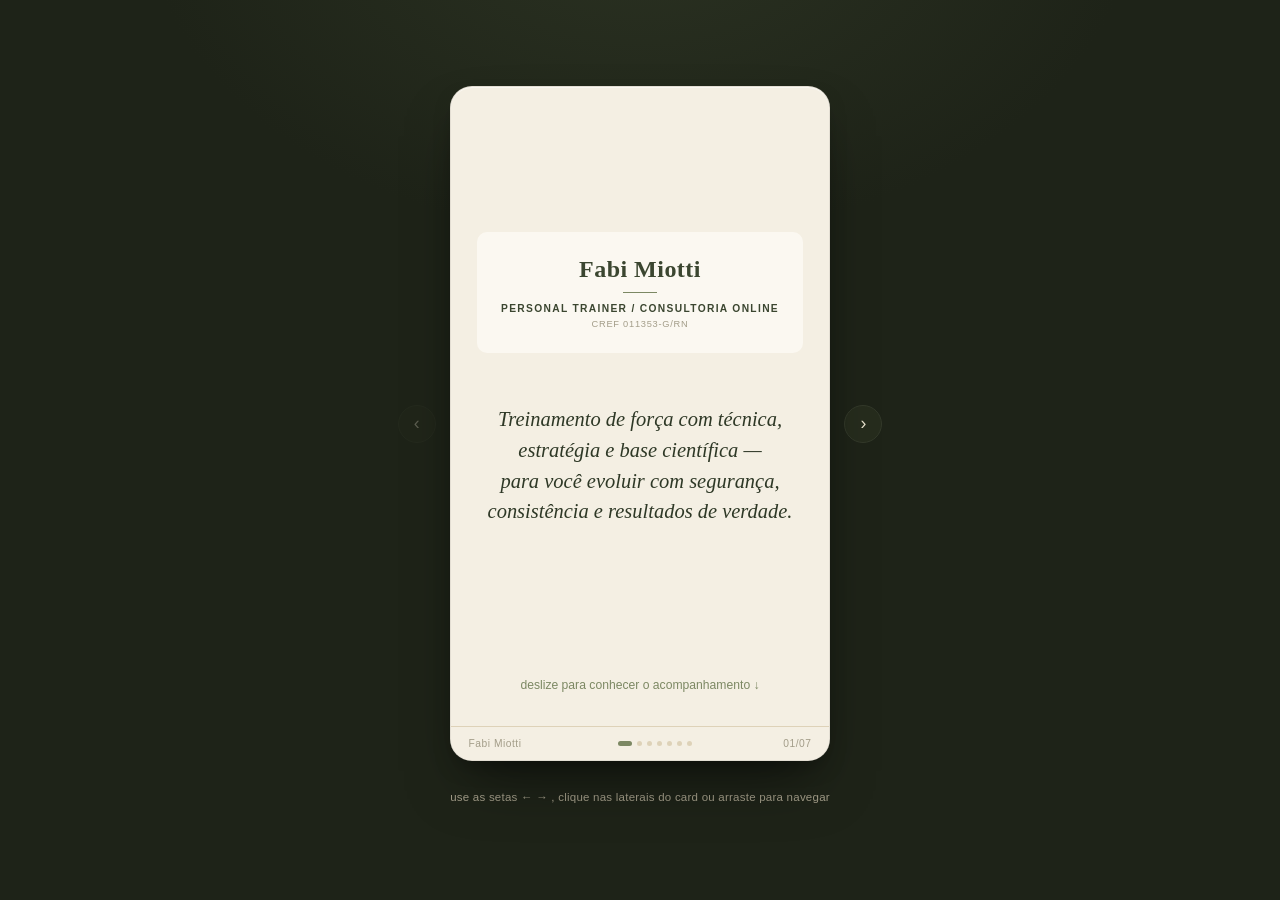
<file: presencial-masculino.html>
<!doctype html>
<meta charset="UTF-8">
<title>Fabi Miotti — Apresentação (Masculino)</title>
<meta name="viewport" content="width=device-width, initial-scale=1" />
<style>
  :root{
    --paper:#F4EFE3;
    --paper-soft:#FBF8F1;
    --ink:#2C2A22;
    --ink-soft:#736C58;
    --ink-faint:#A39D89;
    --green:#3B4630;
    --green-deep:#2E3826;
    --accent:#7C8863;
    --accent-soft:#A6AD84;
    --line:#DED2B8;
    --stage:#1E2318;
  }
  *{box-sizing:border-box;}
  html,body{height:100%;}
  body{
    margin:0; min-height:100vh;
    background: radial-gradient(ellipse 900px 600px at 50% -10%, #2B3222 0%, var(--stage) 55%);
    color:var(--paper);
    font-family:-apple-system,BlinkMacSystemFont,"Segoe UI",Roboto,Helvetica,Arial,sans-serif;
    display:flex; flex-direction:column; align-items:center; justify-content:center;
    gap:1.1rem; padding:2.5rem 1rem;
  }
  .stage{ position:relative; display:flex; align-items:center; gap:.9rem; }
  .card{
    position:relative; width:min(94vw,380px); aspect-ratio:9/16; max-height:min(78vh,780px);
    background:var(--paper); color:var(--ink); border-radius:22px; overflow:hidden;
    display:flex; flex-direction:column;
    box-shadow:0 1px 0 rgba(255,255,255,.5) inset,0 30px 60px -20px rgba(0,0,0,.55),0 10px 24px -12px rgba(0,0,0,.5);
    border:1px solid #00000012;
  }
  .viewport{ flex:1 1 auto; overflow:hidden; min-height:0; }
  .track{ display:flex; height:100%; transition:transform .5s cubic-bezier(.65,0,.35,1); will-change:transform; }
  @media (prefers-reduced-motion: reduce){ .track{ transition:none; } }
  .slide{
    flex:0 0 100%; height:100%; overflow-y:auto; padding:2.1rem 1.6rem 1.4rem;
    display:flex; flex-direction:column; scrollbar-width:thin; scrollbar-color:var(--line) transparent;
  }
  .slide::-webkit-scrollbar{ width:5px; }
  .slide::-webkit-scrollbar-thumb{ background:var(--line); border-radius:3px; }
  .eyebrow{ font-size:.66rem; font-weight:600; letter-spacing:.14em; text-transform:uppercase; color:var(--accent); margin:0 0 .5rem; }
  h1,h2,h3,h4{ font-family:"Iowan Old Style","Palatino Linotype","Book Antiqua",Georgia,serif; color:var(--green); margin:0; text-wrap:balance; }
  .title-rule{ width:38px; height:2px; background:var(--accent); border:none; margin:.7rem 0 1.15rem; }
  .lede{ font-family:"Iowan Old Style","Palatino Linotype","Book Antiqua",Georgia,serif; font-style:italic; font-size:1.28rem; line-height:1.5; color:var(--green-deep); text-wrap:balance; text-align:center; }
  p.body-text{ font-size:.92rem; line-height:1.62; color:var(--ink); margin:0 0 1rem; }
  p.body-text:last-child{ margin-bottom:0; }
  p.subtitle{ font-style:italic; font-size:.88rem; line-height:1.5; color:var(--ink-soft); margin:.55rem 0 1.1rem; }
  .items{ display:flex; flex-direction:column; gap:1.05rem; margin-top:.2rem; }
  .item{ display:flex; gap:.65rem; align-items:flex-start; }
  .item .bead{ width:6px; height:6px; border-radius:50%; background:var(--accent); margin-top:.55rem; flex:none; }
  .item-title{ margin:0; font-weight:700; font-size:.87rem; color:var(--green-deep); }
  .item-desc{ margin:.2rem 0 0; font-size:.84rem; line-height:1.5; color:var(--ink-soft); }
  table.pricing{ width:100%; border-collapse:collapse; margin-top:.3rem; font-size:.84rem; }
  table.pricing thead th{ background:var(--green); color:var(--paper-soft); text-align:left; font-weight:600; padding:.52rem .65rem; font-size:.74rem; }
  table.pricing thead th:not(:first-child){ text-align:right; }
  table.pricing tbody td{ padding:.5rem .65rem; border-bottom:1px solid var(--line); font-variant-numeric:tabular-nums; }
  table.pricing tbody td:not(:first-child){ text-align:right; }
  table.pricing tbody td.aula{ color:var(--accent); font-weight:600; font-size:.76rem; }
  table.pricing tbody tr:last-child td{ border-bottom:none; }
  table.pricing tr.best td{ color:var(--accent); font-weight:700; }
  .plan-label{ font-weight:700; font-size:.8rem; color:var(--green-deep); margin:1rem 0 .4rem; }
  .plan-label:first-of-type{ margin-top:.3rem; }
  .avulsa-box{ background:var(--green); color:var(--paper-soft); border-radius:12px; padding:.85rem 1rem; text-align:center; margin-top:1.1rem; }
  .avulsa-box .price{ font-weight:700; font-size:1.02rem; }
  .namecard{ background:var(--paper-soft); border-radius:10px; padding:1.5rem 1rem; text-align:center; margin:0 0 1.9rem; }
  .namecard h1{ font-size:1.5rem; letter-spacing:.02em; }
  .namecard .rule{ width:34px; height:1px; background:var(--accent); border:none; margin:.6rem auto; }
  .namecard .role{ font-size:.64rem; letter-spacing:.13em; text-transform:uppercase; color:var(--green); font-weight:600; margin:0; }
  .namecard .cref{ font-size:.58rem; letter-spacing:.08em; color:var(--ink-faint); margin:.35rem 0 0; }
  .cover-flex{ flex:1; display:flex; flex-direction:column; justify-content:center; }
  .swipe-hint{ text-align:center; color:var(--accent); font-size:.76rem; margin-top:auto; padding-top:1.2rem; }
  .closing-flex{ flex:1; display:flex; flex-direction:column; justify-content:center; }
  .closing-panel{ border:1px solid var(--accent-soft); border-radius:14px; padding:1.5rem 1.2rem; text-align:center; }
  .closing-panel p{ font-family:"Iowan Old Style","Palatino Linotype","Book Antiqua",Georgia,serif; font-size:1rem; line-height:1.6; color:var(--green-deep); margin:0 0 1rem; }
  .closing-panel .sig{ font-size:.74rem; letter-spacing:.03em; color:var(--ink-soft); font-family:-apple-system,BlinkMacSystemFont,"Segoe UI",Roboto,Helvetica,Arial,sans-serif; }
  .tier-icon{ font-size:1.3rem; margin-right:.35rem; vertical-align:-3px; }
  .footer{ flex:0 0 auto; border-top:1px solid var(--line); background:var(--paper); padding:.7rem 1.1rem; display:flex; align-items:center; justify-content:space-between; gap:.5rem; }
  .footer .label{ font-size:.64rem; letter-spacing:.05em; color:var(--ink-faint); min-width:64px; }
  .footer .counter{ font-size:.64rem; letter-spacing:.05em; color:var(--ink-faint); min-width:34px; text-align:right; font-variant-numeric:tabular-nums; }
  .dots{ display:flex; gap:5px; }
  .dot{ width:5px; height:5px; border-radius:50%; background:var(--line); cursor:pointer; transition:all .25s ease; border:none; padding:0; }
  .dot.active{ background:var(--accent); width:14px; border-radius:3px; }
  .dot:focus-visible{ outline:2px solid var(--accent); outline-offset:2px; }
  .nav{ width:38px; height:38px; border-radius:50%; border:1px solid #33392A; background:#262C1D; color:#E8E2CE; font-size:1.1rem; display:flex; align-items:center; justify-content:center; cursor:pointer; flex:none; transition:background .2s ease, transform .15s ease; }
  .nav:hover{ background:#2F3624; }
  .nav:active{ transform:scale(.93); }
  .nav:focus-visible{ outline:2px solid var(--accent-soft); outline-offset:2px; }
  .nav[disabled]{ opacity:.3; cursor:default; }
  .tapzone{ position:absolute; top:0; bottom:56px; width:32%; cursor:pointer; }
  .tapzone.left{ left:0; }
  .tapzone.right{ right:0; }
  @media (max-width: 640px){ .nav{ display:none; } .hint{ display:none; } }
  .hint{ font-size:.72rem; color:var(--ink-faint); letter-spacing:.02em; }
</style>

<div class="stage">
  <button class="nav prev" id="prevBtn" aria-label="Slide anterior">&#8249;</button>
  <div class="card" id="card">
    <div class="viewport">
      <div class="track" id="track">
        <section class="slide">
          <div class="cover-flex">
            <div class="namecard">
              <h1>Fabi Miotti</h1>
              <hr class="rule" />
              <p class="role">Personal Trainer / Consultoria Online</p>
              <p class="cref">CREF 011353-G/RN</p>
            </div>
            <p class="lede">Treinamento de força com técnica, estratégia e base científica — para você evoluir com segurança, consistência e resultados de verdade.</p>
          </div>
          <p class="swipe-hint">deslize para conhecer o acompanhamento &#8595;</p>
        </section>
        <section class="slide">
          <p class="eyebrow">Sobre mim</p>
          <h2>Apresentação &amp; Diferencial Técnico</h2>
          <hr class="title-rule" />
          <p class="body-text">Sou bacharel em Educação Física pela Universidade Presbiteriana Mackenzie (SP) e pós-graduanda em Alta Performance, Biomecânica e Nutrição Avançada pela Universidade Anhanguera.</p>
          <p class="body-text">Também estou em processo de certificação em Interpretação de Exames Laboratoriais e Prescrição do Treinamento das Doenças ao Alto Rendimento.</p>
          <p class="body-text">Desenvolvo programas de treinamento personalizados, baseados em evidências científicas, para promover resultados consistentes com segurança, estratégia e respeito à individualidade de cada aluno.</p>
          <p class="body-text">Trabalho com treinamento de força individualizado, priorizando técnica de execução, progressão de carga e prevenção de lesões — para desenvolver força, mobilidade e performance de forma consistente e sustentável, seja qual for o seu ponto de partida.</p>
        </section>
        <section class="slide">
          <p class="eyebrow">O acompanhamento</p>
          <h2>O que está incluso</h2>
          <hr class="title-rule" />
          <div class="items">
            <div class="item"><span class="bead"></span><div><p class="item-title">Avaliação Inicial</p><p class="item-desc">Anamnese e avaliação funcional completa.</p></div></div>
            <div class="item"><span class="bead"></span><div><p class="item-title">Planejamento</p><p class="item-desc">Treinamento sob medida baseado em evidências científicas.</p></div></div>
            <div class="item"><span class="bead"></span><div><p class="item-title">Aulas Presenciais</p><p class="item-desc">Sessões de 60 minutos com acompanhamento técnico individualizado.</p></div></div>
            <div class="item"><span class="bead"></span><div><p class="item-title">Supervisão</p><p class="item-desc">Correção da execução dos exercícios, postura e progressão de cargas.</p></div></div>
            <div class="item"><span class="bead"></span><div><p class="item-title">Suporte Integral</p><p class="item-desc">Orientações sobre hidratação, sono e suplementação básica.</p></div></div>
            <div class="item"><span class="bead"></span><div><p class="item-title">App Exclusivo</p><p class="item-desc">Desenvolvido por mim — você baixa no celular e eu acompanho em tempo real sua progressão de treino, cargas, passos e sono.</p></div></div>
            <div class="item"><span class="bead"></span><div><p class="item-title">Canal Direto</p><p class="item-desc">Suporte via WhatsApp para dúvidas e ajustes de rotina.</p></div></div>
          </div>
        </section>
        <section class="slide">
          <p class="eyebrow">Investimento</p>
          <h2><span class="tier-icon">&#128640;</span>Individual (Exclusivo)</h2>
          <hr class="title-rule" />
          <p class="subtitle">Foco total, correção biomecânica minuciosa e máxima personalização.</p>
          <p class="plan-label">2x por semana — 8 aulas/mês</p>
          <table class="pricing">
            <thead><tr><th>Plano</th><th>Valor</th><th>Por aula</th></tr></thead>
            <tbody>
              <tr><td>Mensal</td><td>R$ 760,00</td><td class="aula">R$ 95,00</td></tr>
              <tr><td>Trimestral</td><td>R$ 720,00/mês</td><td class="aula">R$ 90,00</td></tr>
              <tr class="best"><td>Semestral</td><td>R$ 680,00/mês</td><td class="aula">R$ 85,00</td></tr>
            </tbody>
          </table>
          <p class="plan-label">3x por semana — 12 aulas/mês</p>
          <table class="pricing">
            <thead><tr><th>Plano</th><th>Valor</th><th>Por aula</th></tr></thead>
            <tbody>
              <tr><td>Mensal</td><td>R$ 1.080,00</td><td class="aula">R$ 90,00</td></tr>
              <tr><td>Trimestral</td><td>R$ 1.020,00/mês</td><td class="aula">R$ 85,00</td></tr>
              <tr class="best"><td>Semestral</td><td>R$ 960,00/mês</td><td class="aula">R$ 80,00</td></tr>
            </tbody>
          </table>
          <div class="avulsa-box">Aula Avulsa / Check-in esporádico<br /><span class="price">R$ 100,00 por sessão</span></div>
        </section>
        <section class="slide">
          <p class="eyebrow">Investimento</p>
          <h2><span class="tier-icon">&#129309;</span>Em Dupla</h2>
          <hr class="title-rule" />
          <p class="subtitle">Treine com alguém da sua confiança. Valores por pessoa.</p>
          <p class="plan-label">2x por semana — 8 aulas/mês</p>
          <table class="pricing">
            <thead><tr><th>Plano</th><th>Valor</th><th>Por aula</th></tr></thead>
            <tbody>
              <tr><td>Mensal</td><td>R$ 480,00</td><td class="aula">R$ 60,00</td></tr>
              <tr><td>Trimestral</td><td>R$ 440,00/mês</td><td class="aula">R$ 55,00</td></tr>
              <tr class="best"><td>Semestral</td><td>R$ 400,00/mês</td><td class="aula">R$ 50,00</td></tr>
            </tbody>
          </table>
          <p class="plan-label">3x por semana — 12 aulas/mês</p>
          <table class="pricing">
            <thead><tr><th>Plano</th><th>Valor</th><th>Por aula</th></tr></thead>
            <tbody>
              <tr><td>Mensal</td><td>R$ 660,00</td><td class="aula">R$ 55,00</td></tr>
              <tr><td>Trimestral</td><td>R$ 600,00/mês</td><td class="aula">R$ 50,00</td></tr>
              <tr class="best"><td>Semestral</td><td>R$ 540,00/mês</td><td class="aula">R$ 45,00</td></tr>
            </tbody>
          </table>
        </section>
        <section class="slide">
          <p class="eyebrow">Como funciona</p>
          <h2><span class="tier-icon">&#128179;</span>Formas de Pagamento</h2>
          <hr class="title-rule" />
          <div class="items">
            <div class="item"><span class="bead"></span><div><p class="item-title">Pix ou Cartão de Crédito</p><p class="item-desc">Parcele de acordo com os meses contratados — trimestral em até 3x, semestral em até 6x. Aula avulsa: pagamento no ato.</p></div></div>
          </div>
        </section>
        <section class="slide">
          <div class="closing-flex">
            <div class="closing-panel">
              <p>Vagas limitadas para garantir a qualidade do acompanhamento individualizado. Agende sua avaliação inicial e vamos traçar juntos o melhor caminho para os seus objetivos. &#128170;</p>
              <p class="sig">Fabi Miotti · CREF 011353-G/RN</p>
            </div>
          </div>
        </section>
      </div>
    </div>
    <div class="footer">
      <span class="label" id="labelText">Fabi Miotti</span>
      <div class="dots" id="dots"></div>
      <span class="counter" id="counterText">01/07</span>
    </div>
    <div class="tapzone left" id="tapLeft" aria-hidden="true"></div>
    <div class="tapzone right" id="tapRight" aria-hidden="true"></div>
  </div>
  <button class="nav next" id="nextBtn" aria-label="Próximo slide">&#8250;</button>
</div>
<p class="hint">use as setas &#8592; &#8594; , clique nas laterais do card ou arraste para navegar</p>
<script>
  const labels = ["Fabi Miotti","Diferencial","Incluso","Individual","Dupla","Pagamento","Vamos começar?"];
  const track = document.getElementById('track');
  const dotsEl = document.getElementById('dots');
  const labelEl = document.getElementById('labelText');
  const counterEl = document.getElementById('counterText');
  const prevBtn = document.getElementById('prevBtn');
  const nextBtn = document.getElementById('nextBtn');
  const total = labels.length;
  let index = 0;
  for(let i=0;i<total;i++){
    const b = document.createElement('button');
    b.className = 'dot' + (i===0 ? ' active' : '');
    b.setAttribute('aria-label', 'Ir para slide ' + (i+1));
    b.addEventListener('click', () => goTo(i));
    dotsEl.appendChild(b);
  }
  function pad(n){ return n < 10 ? '0'+n : ''+n; }
  function render(){
    track.style.transform = 'translateX(-' + (index * 100) + '%)';
    [...dotsEl.children].forEach((d,i) => d.classList.toggle('active', i===index));
    labelEl.textContent = labels[index];
    counterEl.textContent = pad(index+1) + '/' + pad(total);
    prevBtn.disabled = index === 0;
    nextBtn.disabled = index === total - 1;
  }
  function goTo(i){ index = Math.max(0, Math.min(total-1, i)); render(); }
  prevBtn.addEventListener('click', () => goTo(index-1));
  nextBtn.addEventListener('click', () => goTo(index+1));
  document.getElementById('tapLeft').addEventListener('click', () => goTo(index-1));
  document.getElementById('tapRight').addEventListener('click', () => goTo(index+1));
  window.addEventListener('keydown', (e) => {
    if(e.key === 'ArrowRight') goTo(index+1);
    if(e.key === 'ArrowLeft') goTo(index-1);
  });
  const card = document.getElementById('card');
  let touchStartX = null;
  card.addEventListener('touchstart', (e) => { touchStartX = e.touches[0].clientX; }, {passive:true});
  card.addEventListener('touchend', (e) => {
    if(touchStartX === null) return;
    const dx = e.changedTouches[0].clientX - touchStartX;
    if(Math.abs(dx) > 40){ dx < 0 ? goTo(index+1) : goTo(index-1); }
    touchStartX = null;
  }, {passive:true});
  render();
</script>
</file>
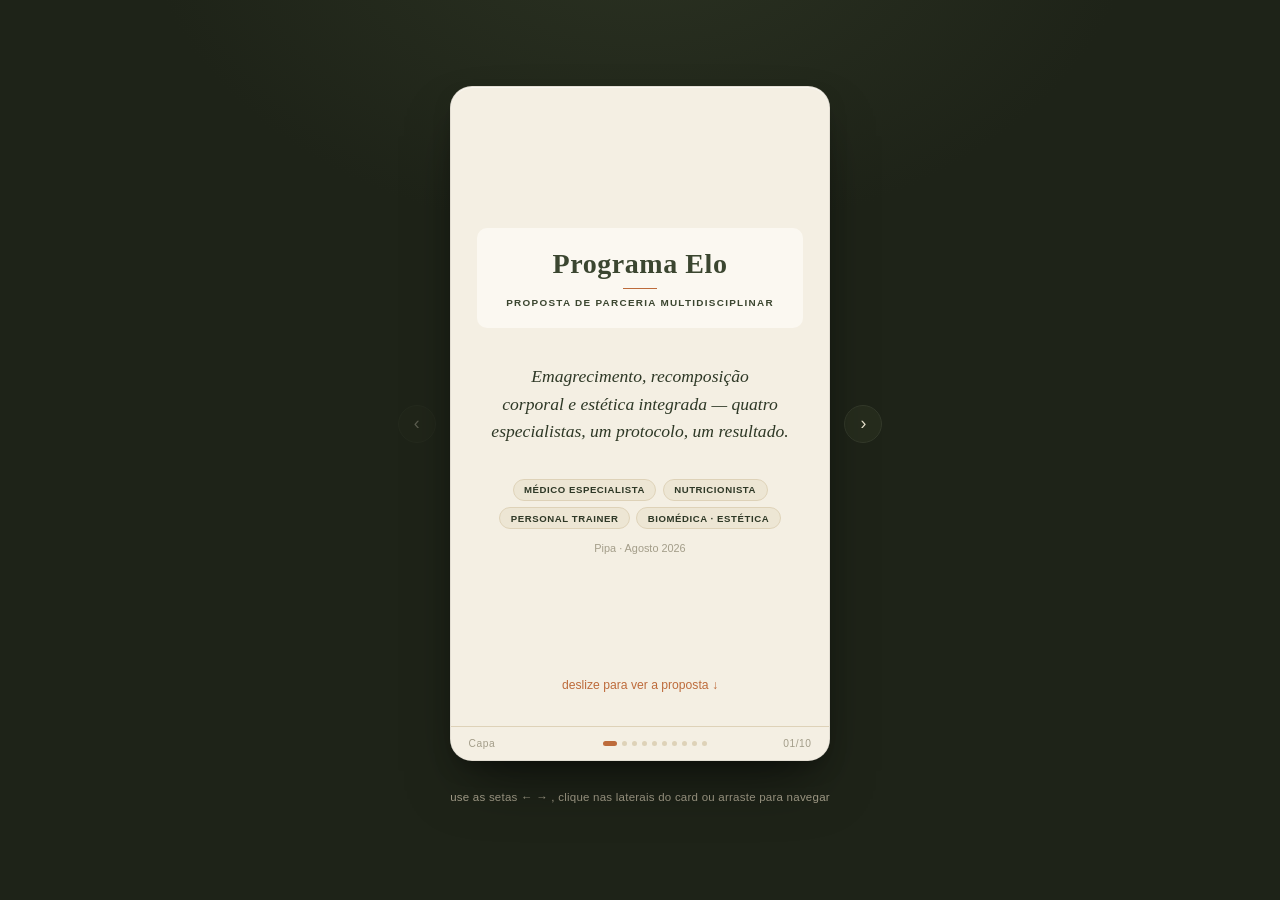
<file: programa-elo-proposta.html>
<!doctype html>
<meta charset="UTF-8">
<title>Programa Elo</title>
<meta name="viewport" content="width=device-width, initial-scale=1" />
<style>
  :root{
    --paper:#F4EFE3;
    --paper-soft:#FBF8F1;
    --paper-alt:#EDE6D4;
    --ink:#2C2A22;
    --ink-soft:#736C58;
    --ink-faint:#A39D89;
    --green:#3B4630;
    --green-deep:#2E3826;
    --accent:#BD6B3B;
    --accent-soft:#D08F62;
    --line:#DED2B8;
    --stage:#1E2318;
    --stage-line:#33392A;
  }

  *{box-sizing:border-box;}
  html,body{height:100%;}
  body{
    margin:0;min-height:100vh;
    background:radial-gradient(ellipse 900px 600px at 50% -10%, #2B3222 0%, var(--stage) 55%);
    color:var(--paper);
    font-family:-apple-system,BlinkMacSystemFont,"Segoe UI",Roboto,Helvetica,Arial,sans-serif;
    display:flex;flex-direction:column;align-items:center;justify-content:center;
    gap:1.1rem;padding:2.5rem 1rem;
  }

  .stage{position:relative;display:flex;align-items:center;gap:.9rem;}

  .card{
    position:relative;width:min(94vw,380px);aspect-ratio:9/16;max-height:min(78vh,780px);
    background:var(--paper);color:var(--ink);border-radius:22px;overflow:hidden;
    display:flex;flex-direction:column;
    box-shadow:0 1px 0 rgba(255,255,255,.5) inset,0 30px 60px -20px rgba(0,0,0,.55),0 10px 24px -12px rgba(0,0,0,.5);
    border:1px solid #00000012;
  }

  .viewport{flex:1 1 auto;overflow:hidden;min-height:0;}
  .track{display:flex;height:100%;transition:transform .5s cubic-bezier(.65,0,.35,1);will-change:transform;}
  @media(prefers-reduced-motion:reduce){.track{transition:none;}}

  .slide{
    flex:0 0 100%;height:100%;overflow-y:auto;
    padding:2.1rem 1.6rem 1.4rem;
    display:flex;flex-direction:column;
    scrollbar-width:thin;scrollbar-color:var(--line) transparent;
  }
  .slide::-webkit-scrollbar{width:5px;}
  .slide::-webkit-scrollbar-thumb{background:var(--line);border-radius:3px;}

  .eyebrow{font-size:.66rem;font-weight:600;letter-spacing:.14em;text-transform:uppercase;color:var(--accent);margin:0 0 .5rem;}

  h1,h2,h3{font-family:"Iowan Old Style","Palatino Linotype","Book Antiqua",Georgia,serif;color:var(--green);margin:0;text-wrap:balance;}

  .title-rule{width:38px;height:2px;background:var(--accent);border:none;margin:.7rem 0 1.15rem;}

  p.body-text{font-size:.92rem;line-height:1.62;color:var(--ink);margin:0 0 .9rem;}
  p.body-text:last-child{margin-bottom:0;}

  p.subtitle{font-style:italic;font-size:.88rem;line-height:1.5;color:var(--ink-soft);margin:.4rem 0 1rem;}

  .lede{
    font-family:"Iowan Old Style","Palatino Linotype","Book Antiqua",Georgia,serif;
    font-style:italic;font-size:1.1rem;line-height:1.55;
    color:var(--green-deep);text-wrap:balance;text-align:center;
  }

  .items{display:flex;flex-direction:column;gap:.85rem;margin-top:.2rem;}
  .item{display:flex;gap:.65rem;align-items:flex-start;}
  .item .bead{width:6px;height:6px;border-radius:50%;background:var(--accent);margin-top:.52rem;flex:none;}
  .item-title{margin:0;font-weight:700;font-size:.87rem;color:var(--green-deep);}
  .item-desc{margin:.15rem 0 0;font-size:.83rem;line-height:1.5;color:var(--ink-soft);}

  .pillars{display:flex;gap:.4rem;margin:.9rem 0;}
  .pillar{
    flex:1;border:1px solid var(--line);border-radius:11px;
    padding:.6rem .35rem;text-align:center;
  }
  .pillar .icon{font-size:1.1rem;display:block;margin-bottom:.25rem;}
  .pillar .pname{font-size:.62rem;font-weight:700;color:var(--green-deep);letter-spacing:.04em;text-transform:uppercase;display:block;margin-bottom:.18rem;}
  .pillar .psub{font-size:.62rem;color:var(--ink-soft);line-height:1.35;}

  .two-col{display:flex;gap:.65rem;margin-top:.5rem;}
  .col-box{flex:1;border:1px solid var(--line);border-radius:12px;padding:.8rem .75rem;}
  .col-box h3{font-size:.88rem;color:var(--green);margin:0 0 .5rem;}
  .col-box ul{margin:0;padding-left:1rem;}
  .col-box li{font-size:.78rem;line-height:1.5;color:var(--ink-soft);margin-bottom:.28rem;}
  .col-box li:last-child{margin-bottom:0;}

  table.roles{width:100%;border-collapse:collapse;margin-top:.4rem;font-size:.8rem;}
  table.roles thead th{background:var(--green);color:var(--paper-soft);text-align:left;font-weight:600;padding:.5rem .6rem;font-size:.7rem;letter-spacing:.02em;}
  table.roles tbody td{padding:.55rem .6rem;border-bottom:1px solid var(--line);vertical-align:top;line-height:1.4;}
  table.roles tbody td:first-child{font-weight:700;color:var(--green-deep);width:36%;}
  table.roles tbody tr:last-child td{border-bottom:none;}

  .option-card{border:1px solid var(--line);border-radius:14px;padding:.9rem 1rem;margin-bottom:.6rem;}
  .option-card:last-of-type{margin-bottom:0;}
  .option-card .opt-label{font-size:.6rem;font-weight:700;letter-spacing:.1em;text-transform:uppercase;color:var(--accent);margin:0 0 .3rem;}
  .option-card h3{font-size:.93rem;color:var(--green-deep);margin:0 0 .3rem;}
  .option-card p{font-size:.82rem;line-height:1.5;color:var(--ink-soft);margin:0;}

  .note{font-size:.73rem;line-height:1.55;color:var(--ink-faint);margin-top:.85rem;font-style:italic;}

  .namecard{background:var(--paper-soft);border-radius:10px;padding:1.25rem 1rem;text-align:center;margin:0 0 1.1rem;}
  .namecard h1{font-size:1.75rem;letter-spacing:.02em;}
  .namecard .rule{width:34px;height:1px;background:var(--accent);border:none;margin:.5rem auto;}
  .namecard .role{font-size:.62rem;letter-spacing:.13em;text-transform:uppercase;color:var(--green);font-weight:600;margin:0;}

  .cover-flex{flex:1;display:flex;flex-direction:column;justify-content:center;}
  .swipe-hint{text-align:center;color:var(--accent);font-size:.76rem;margin-top:auto;padding-top:1rem;}

  .team-tags{display:flex;flex-wrap:wrap;gap:.4rem;margin:1rem 0 .2rem;justify-content:center;}
  .tag{font-size:.6rem;font-weight:600;letter-spacing:.06em;text-transform:uppercase;padding:.28rem .65rem;border-radius:999px;background:var(--paper-alt);color:var(--green-deep);border:1px solid var(--line);}

  .closing-panel{border:1px solid var(--accent-soft);border-radius:14px;padding:1.2rem 1.1rem;text-align:center;}
  .closing-panel p{font-family:"Iowan Old Style","Palatino Linotype","Book Antiqua",Georgia,serif;font-size:1rem;line-height:1.6;color:var(--green-deep);margin:0 0 .7rem;}
  .closing-panel .sig{font-size:.73rem;letter-spacing:.03em;color:var(--ink-soft);font-family:-apple-system,BlinkMacSystemFont,"Segoe UI",Roboto,Helvetica,Arial,sans-serif;}

  .footer{flex:0 0 auto;border-top:1px solid var(--line);background:var(--paper);padding:.7rem 1.1rem;display:flex;align-items:center;justify-content:space-between;gap:.5rem;}
  .footer .label{font-size:.64rem;letter-spacing:.05em;color:var(--ink-faint);min-width:64px;}
  .footer .counter{font-size:.64rem;letter-spacing:.05em;color:var(--ink-faint);min-width:34px;text-align:right;font-variant-numeric:tabular-nums;}
  .dots{display:flex;gap:5px;}
  .dot{width:5px;height:5px;border-radius:50%;background:var(--line);cursor:pointer;transition:all .25s ease;border:none;padding:0;}
  .dot.active{background:var(--accent);width:14px;border-radius:3px;}
  .dot:focus-visible{outline:2px solid var(--accent);outline-offset:2px;}

  .nav{width:38px;height:38px;border-radius:50%;border:1px solid var(--stage-line);background:#262C1D;color:#E8E2CE;font-size:1.1rem;display:flex;align-items:center;justify-content:center;cursor:pointer;flex:none;transition:background .2s ease,transform .15s ease;}
  .nav:hover{background:#2F3624;}
  .nav:active{transform:scale(.93);}
  .nav:focus-visible{outline:2px solid var(--accent-soft);outline-offset:2px;}
  .nav[disabled]{opacity:.3;cursor:default;}

  .tapzone{position:absolute;top:0;bottom:56px;width:32%;cursor:pointer;}
  .tapzone.left{left:0;}
  .tapzone.right{right:0;}

  @media(max-width:640px){.nav{display:none;}}
  .hint{font-size:.72rem;color:var(--ink-faint);letter-spacing:.02em;}
  @media(max-width:640px){.hint{display:none;}}
</style>

<div class="stage">
  <button class="nav prev" id="prevBtn" aria-label="Slide anterior">&#8249;</button>

  <div class="card" id="card">
    <div class="viewport">
      <div class="track" id="track">

        <!-- 1: CAPA -->
        <section class="slide">
          <div class="cover-flex">
            <div class="namecard">
              <h1>Programa Elo</h1>
              <hr class="rule" />
              <p class="role">Proposta de Parceria Multidisciplinar</p>
            </div>
            <p class="lede">Emagrecimento, recomposi&ccedil;&atilde;o corporal e est&eacute;tica integrada &mdash; quatro especialistas, um protocolo, um resultado.</p>
            <div class="team-tags">
              <span class="tag">M&eacute;dico Especialista</span>
              <span class="tag">Nutricionista</span>
              <span class="tag">Personal Trainer</span>
              <span class="tag">Biom&eacute;dica &middot; Est&eacute;tica</span>
            </div>
            <p style="text-align:center;font-size:.68rem;color:var(--ink-faint);margin:.6rem 0 0;">Pipa &middot; Agosto 2026</p>
          </div>
          <p class="swipe-hint">deslize para ver a proposta &#8595;</p>
        </section>

        <!-- 2: O PROBLEMA -->
        <section class="slide">
          <p class="eyebrow">O cen&aacute;rio atual</p>
          <h2>Por que o tratamento isolado tem limite</h2>
          <hr class="title-rule" />
          <div class="items">
            <div class="item"><span class="bead"></span><div>
              <p class="item-title">Causa cl&iacute;nica invis&iacute;vel</p>
              <p class="item-desc">Resist&ecirc;ncia insul&iacute;nica, hipotireoidismo e altera&ccedil;&otilde;es hormonais n&atilde;o s&atilde;o tratadas pelo treino nem pela dieta isoladamente.</p>
            </div></div>
            <div class="item"><span class="bead"></span><div>
              <p class="item-title">Perda de m&uacute;sculo</p>
              <p class="item-desc">Dieta sem prescri&ccedil;&atilde;o de treino de for&ccedil;a adequado acelera a perda de massa magra &mdash; o oposto do objetivo.</p>
            </div></div>
            <div class="item"><span class="bead"></span><div>
              <p class="item-title">Treino sem base cl&iacute;nica</p>
              <p class="item-desc">Exerc&iacute;cio sem protocolo nutricional e sem diagn&oacute;stico gera resultados mais lentos e menos sustent&aacute;veis.</p>
            </div></div>
            <div class="item"><span class="bead"></span><div>
              <p class="item-title">Quatro atendimentos, zero integra&ccedil;&atilde;o</p>
              <p class="item-desc">Cada especialista trabalha com informa&ccedil;&otilde;es parciais. O paciente paga por v&aacute;rios tratamentos e recebe menos do que a soma deles.</p>
            </div></div>
          </div>
        </section>

        <!-- 3: A PROPOSTA -->
        <section class="slide">
          <p class="eyebrow">A solu&ccedil;&atilde;o</p>
          <h2>Um protocolo, quatro especialistas</h2>
          <hr class="title-rule" />
          <p class="body-text">O paciente n&atilde;o recebe quatro atendimentos separados. Recebe um programa integrado, onde m&eacute;dico, nutricionista, personal e biom&eacute;dica trabalham com as mesmas metas e os mesmos dados.</p>
          <div class="pillars">
            <div class="pillar">
              <span class="icon">&#129658;</span>
              <span class="pname">Cl&iacute;nico</span>
              <span class="psub">Diagn&oacute;stico hormonal e metab&oacute;lico</span>
            </div>
            <div class="pillar">
              <span class="icon">&#127793;</span>
              <span class="pname">Nutri&shy;cional</span>
              <span class="psub">Plano alimentar baseado em exames</span>
            </div>
            <div class="pillar">
              <span class="icon">&#128170;</span>
              <span class="pname">F&iacute;sico</span>
              <span class="psub">Treino individualizado e progressivo</span>
            </div>
            <div class="pillar">
              <span class="icon">&#10024;</span>
              <span class="pname">Est&eacute;tico</span>
              <span class="psub">Tratamentos de pele e composi&ccedil;&atilde;o</span>
            </div>
          </div>
          <p class="body-text">A integra&ccedil;&atilde;o real &mdash; comunica&ccedil;&atilde;o ativa entre os profissionais, protocolo compartilhado &mdash; &eacute; o que transforma quatro atendimentos em um programa.</p>
        </section>

        <!-- 4: PÚBLICO-ALVO -->
        <section class="slide">
          <p class="eyebrow">Para quem</p>
          <h2>P&uacute;blico-alvo do Programa Elo</h2>
          <hr class="title-rule" />
          <div class="two-col">
            <div class="col-box">
              <h3>Mulheres 35&ndash;55</h3>
              <ul>
                <li>Perimenopausa e menopausa</li>
                <li>Resist&ecirc;ncia &agrave; perda de peso</li>
                <li>Perda de massa muscular</li>
                <li>Flacidez e qualidade de pele</li>
                <li>Altera&ccedil;&otilde;es hormonais</li>
              </ul>
            </div>
            <div class="col-box">
              <h3>Homens 35+</h3>
              <ul>
                <li>S&iacute;ndrome metab&oacute;lica</li>
                <li>Sobrepeso e gordura visceral</li>
                <li>Resist&ecirc;ncia insul&iacute;nica</li>
                <li>Gordura localizada</li>
                <li>Dificuldade de manuten&ccedil;&atilde;o</li>
              </ul>
            </div>
          </div>
          <p class="note">Pipa concentra um p&uacute;blico com perfil de investimento em qualidade de vida &mdash; turistas de alto padr&atilde;o e moradores com consci&ecirc;ncia de sa&uacute;de.</p>
        </section>

        <!-- 5: FASE 1 -->
        <section class="slide">
          <p class="eyebrow">Fase 1 &middot; Semana 1</p>
          <h2>Diagn&oacute;stico integrado</h2>
          <hr class="title-rule" />
          <div class="items">
            <div class="item"><span class="bead"></span><div>
              <p class="item-title">Consulta m&eacute;dica</p>
              <p class="item-desc">Avalia&ccedil;&atilde;o cl&iacute;nica completa + solicita&ccedil;&atilde;o de exames laboratoriais (horm&ocirc;nios, glicemia, lipidograma).</p>
            </div></div>
            <div class="item"><span class="bead"></span><div>
              <p class="item-title">Avalia&ccedil;&atilde;o f&iacute;sica</p>
              <p class="item-desc">Avalia&ccedil;&atilde;o postural, circunfer&ecirc;ncias, composi&ccedil;&atilde;o corporal e condicionamento.</p>
            </div></div>
            <div class="item"><span class="bead"></span><div>
              <p class="item-title">Anamnese nutricional</p>
              <p class="item-desc">H&aacute;bitos alimentares, prefer&ecirc;ncias, intol&ecirc;r&acirc;ncias e rela&ccedil;&atilde;o com a comida.</p>
            </div></div>
            <div class="item"><span class="bead"></span><div>
              <p class="item-title">Avalia&ccedil;&atilde;o est&eacute;tica</p>
              <p class="item-desc">Mapeamento corporal pela biom&eacute;dica: qualidade de pele, gordura localizada, flacidez e &aacute;reas priorit&aacute;rias.</p>
            </div></div>
            <div class="item"><span class="bead"></span><div>
              <p class="item-title">Alinhamento entre profissionais</p>
              <p class="item-desc">Reuni&atilde;o para cruzar os dados e definir o protocolo personalizado do paciente.</p>
            </div></div>
          </div>
        </section>

        <!-- 6: FASE 2 -->
        <section class="slide">
          <p class="eyebrow">Fase 2 &middot; Meses 1&ndash;6</p>
          <h2>Protocolo ativo</h2>
          <hr class="title-rule" />
          <div class="items">
            <div class="item"><span class="bead"></span><div>
              <p class="item-title">Treino presencial 3x/semana</p>
              <p class="item-desc">Treino de for&ccedil;a e cardio estrat&eacute;gico, com progress&atilde;o de carga e acompanhamento direto.</p>
            </div></div>
            <div class="item"><span class="bead"></span><div>
              <p class="item-title">Plano alimentar</p>
              <p class="item-desc">Desenvolvido com base nos exames e na demanda do treino, atualizado mensalmente.</p>
            </div></div>
            <div class="item"><span class="bead"></span><div>
              <p class="item-title">Retorno m&eacute;dico</p>
              <p class="item-desc">Retorno com exames em 30&ndash;45 dias &mdash; ajuste de protocolo cl&iacute;nico se necess&aacute;rio.</p>
            </div></div>
            <div class="item"><span class="bead"></span><div>
              <p class="item-title">Procedimentos est&eacute;ticos</p>
              <p class="item-desc">Tratamentos alinhados ao momento do protocolo &mdash; bioestimuladores, drenagem, tratamentos de pele e gordura localizada.</p>
            </div></div>
            <div class="item"><span class="bead"></span><div>
              <p class="item-title">Comunica&ccedil;&atilde;o cont&iacute;nua</p>
              <p class="item-desc">Protocolo compartilhado entre os quatro profissionais &mdash; dados relevantes de cada &aacute;rea em tempo real.</p>
            </div></div>
          </div>
        </section>

        <!-- 7: PAPÉIS -->
        <section class="slide">
          <p class="eyebrow">A equipe</p>
          <h2>Cada especialista, sua fun&ccedil;&atilde;o</h2>
          <hr class="title-rule" />
          <table class="roles">
            <thead><tr><th>Profissional</th><th>Fun&ccedil;&atilde;o no programa</th></tr></thead>
            <tbody>
              <tr>
                <td>M&eacute;dico Especialista</td>
                <td>Emagrecimento e modula&ccedil;&atilde;o hormonal, avalia&ccedil;&atilde;o metab&oacute;lica, exames e prescri&ccedil;&atilde;o m&eacute;dica</td>
              </tr>
              <tr>
                <td>Nutricionista</td>
                <td>Plano alimentar baseado nos exames e na demanda do treino, com ajustes mensais</td>
              </tr>
              <tr>
                <td>Personal Trainer</td>
                <td>Treino de for&ccedil;a e cardio, avalia&ccedil;&atilde;o f&iacute;sica, progress&atilde;o de carga e acompanhamento presencial</td>
              </tr>
              <tr>
                <td>Biom&eacute;dica</td>
                <td>Tratamentos est&eacute;ticos alinhados ao protocolo &mdash; bioestimuladores, pele, drenagem e composi&ccedil;&atilde;o corporal</td>
              </tr>
            </tbody>
          </table>
          <p class="note">O diferencial n&atilde;o &eacute; a presen&ccedil;a dos quatro profissionais &mdash; &eacute; a comunica&ccedil;&atilde;o real entre eles e o protocolo compartilhado.</p>
        </section>

        <!-- 8: DIFERENCIAIS -->
        <section class="slide">
          <p class="eyebrow">O que nos diferencia</p>
          <h2>Por que o Programa Elo &eacute; &uacute;nico</h2>
          <hr class="title-rule" />
          <div class="items">
            <div class="item"><span class="bead"></span><div>
              <p class="item-title">Integra&ccedil;&atilde;o real</p>
              <p class="item-desc">N&atilde;o &eacute; encaminhamento entre profissionais &mdash; &eacute; trabalho em equipe com metas e dados compartilhados.</p>
            </div></div>
            <div class="item"><span class="bead"></span><div>
              <p class="item-title">Resultado al&eacute;m da balan&ccedil;a</p>
              <p class="item-desc">Recomposi&ccedil;&atilde;o corporal, pele e est&eacute;tica inclu&iacute;das &mdash; o paciente sente e v&ecirc; o resultado em mais dimens&otilde;es.</p>
            </div></div>
            <div class="item"><span class="bead"></span><div>
              <p class="item-title">Localiza&ccedil;&atilde;o &uacute;nica</p>
              <p class="item-desc">Pipa atrai um p&uacute;blico com alto investimento em sa&uacute;de e bem-estar &mdash; turistas e moradores que valorizam qualidade.</p>
            </div></div>
            <div class="item"><span class="bead"></span><div>
              <p class="item-title">Potencial digital</p>
              <p class="item-desc">Ap&oacute;s valida&ccedil;&atilde;o presencial, o programa pode se tornar um produto online escal&aacute;vel &mdash; com protocolos, conte&uacute;do e comunidade.</p>
            </div></div>
          </div>
        </section>

        <!-- 9: MODELO -->
        <section class="slide">
          <p class="eyebrow">Como estruturar</p>
          <h2>Modelo financeiro &mdash; op&ccedil;&otilde;es</h2>
          <hr class="title-rule" />
          <div class="option-card">
            <p class="opt-label">Op&ccedil;&atilde;o A</p>
            <h3>Pacote &uacute;nico com divis&atilde;o interna</h3>
            <p>O paciente paga um valor pelo programa completo. Os quatro profissionais dividem internamente conforme participa&ccedil;&atilde;o (ex: 35% m&eacute;dico &middot; 20% nutri &middot; 25% personal &middot; 20% biom&eacute;dica).</p>
          </div>
          <div class="option-card">
            <p class="opt-label">Op&ccedil;&atilde;o B</p>
            <h3>Cada profissional cobra separado</h3>
            <p>O paciente contrata cada profissional de forma independente, mas segue um protocolo integrado e compartilhado entre todos.</p>
          </div>
          <p class="note">Sugest&atilde;o: come&ccedil;ar com a Op&ccedil;&atilde;o B para simplificar &mdash; e migrar para a Op&ccedil;&atilde;o A ap&oacute;s validar o piloto.</p>
        </section>

        <!-- 10: PRÓXIMOS PASSOS -->
        <section class="slide">
          <p class="eyebrow">Para decidir hoje</p>
          <h2>Do conceito ao piloto</h2>
          <hr class="title-rule" />
          <div class="items">
            <div class="item"><span class="bead"></span><div>
              <p class="item-title">Definir p&uacute;blico priorit&aacute;rio</p>
              <p class="item-desc">Mulheres 35+, homens ou ambos &mdash; come&ccedil;ar focado acelera os primeiros resultados.</p>
            </div></div>
            <div class="item"><span class="bead"></span><div>
              <p class="item-title">Alinhar modelo financeiro</p>
              <p class="item-desc">Escolher entre pacote &uacute;nico ou cobran&ccedil;a individual e definir a divis&atilde;o entre os quatro profissionais.</p>
            </div></div>
            <div class="item"><span class="bead"></span><div>
              <p class="item-title">Montar protocolo m&iacute;nimo</p>
              <p class="item-desc">Definir o fluxo b&aacute;sico: exames, protocolo de treino, padr&atilde;o alimentar e procedimentos est&eacute;ticos iniciais.</p>
            </div></div>
            <div class="item"><span class="bead"></span><div>
              <p class="item-title">Grupo piloto em Pipa</p>
              <p class="item-desc">5&ndash;10 pacientes para validar o programa e construir os primeiros casos de sucesso.</p>
            </div></div>
          </div>
          <div class="closing-panel" style="margin-top:1rem;">
            <p>Vamos construir juntos o programa de sa&uacute;de mais completo de Pipa?</p>
            <p class="sig">Fabi Miotti &middot; CREF 011353-G/RN</p>
          </div>
        </section>

      </div>
    </div>

    <div class="footer">
      <span class="label" id="labelText">Programa Elo</span>
      <div class="dots" id="dots"></div>
      <span class="counter" id="counterText">01/10</span>
    </div>

    <div class="tapzone left" id="tapLeft" aria-hidden="true"></div>
    <div class="tapzone right" id="tapRight" aria-hidden="true"></div>
  </div>

  <button class="nav next" id="nextBtn" aria-label="Próximo slide">&#8250;</button>
</div>

<p class="hint">use as setas ← → , clique nas laterais do card ou arraste para navegar</p>

<script>
  const labels = ["Capa","O Problema","A Proposta","Público-alvo","Diagnóstico","Protocolo","A Equipe","Diferenciais","Negócio","Próximos Passos"];
  const track = document.getElementById('track');
  const dotsEl = document.getElementById('dots');
  const labelEl = document.getElementById('labelText');
  const counterEl = document.getElementById('counterText');
  const prevBtn = document.getElementById('prevBtn');
  const nextBtn = document.getElementById('nextBtn');
  const total = labels.length;
  let index = 0;

  for(let i = 0; i < total; i++){
    const b = document.createElement('button');
    b.className = 'dot' + (i === 0 ? ' active' : '');
    b.setAttribute('aria-label', 'Ir para slide ' + (i + 1));
    b.addEventListener('click', () => goTo(i));
    dotsEl.appendChild(b);
  }

  function pad(n){ return n < 10 ? '0' + n : '' + n; }

  function render(){
    track.style.transform = 'translateX(-' + (index * 100) + '%)';
    [...dotsEl.children].forEach((d, i) => d.classList.toggle('active', i === index));
    labelEl.textContent = labels[index];
    counterEl.textContent = pad(index + 1) + '/' + pad(total);
    prevBtn.disabled = index === 0;
    nextBtn.disabled = index === total - 1;
  }

  function goTo(i){
    index = Math.max(0, Math.min(total - 1, i));
    render();
  }

  prevBtn.addEventListener('click', () => goTo(index - 1));
  nextBtn.addEventListener('click', () => goTo(index + 1));
  document.getElementById('tapLeft').addEventListener('click', () => goTo(index - 1));
  document.getElementById('tapRight').addEventListener('click', () => goTo(index + 1));

  window.addEventListener('keydown', (e) => {
    if(e.key === 'ArrowRight') goTo(index + 1);
    if(e.key === 'ArrowLeft') goTo(index - 1);
  });

  const card = document.getElementById('card');
  let touchStartX = null;
  card.addEventListener('touchstart', (e) => { touchStartX = e.touches[0].clientX; }, { passive: true });
  card.addEventListener('touchend', (e) => {
    if(touchStartX === null) return;
    const dx = e.changedTouches[0].clientX - touchStartX;
    if(Math.abs(dx) > 40){ dx < 0 ? goTo(index + 1) : goTo(index - 1); }
    touchStartX = null;
  }, { passive: true });

  render();
</script>
</file>
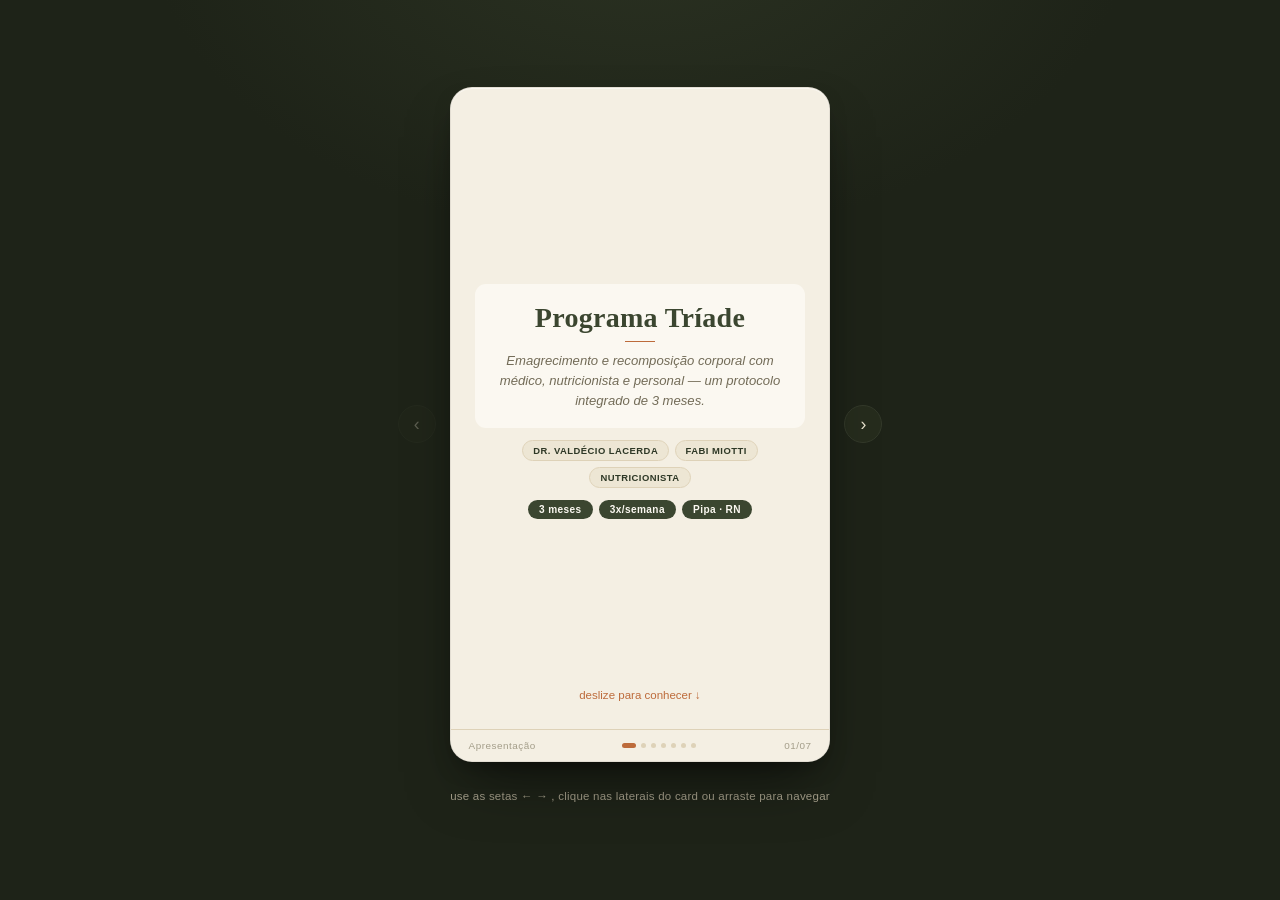
<file: programa-triade-lancamento.html>
<!doctype html>
<meta charset="UTF-8">
<title>Programa Tríade</title>
<meta name="viewport" content="width=device-width, initial-scale=1" />
<style>
  :root{
    --paper:#F4EFE3;
    --paper-soft:#FBF8F1;
    --paper-alt:#EDE6D4;
    --ink:#2C2A22;
    --ink-soft:#736C58;
    --ink-faint:#A39D89;
    --green:#3B4630;
    --green-deep:#2E3826;
    --accent:#BD6B3B;
    --accent-soft:#D08F62;
    --line:#DED2B8;
    --stage:#1E2318;
    --stage-line:#33392A;
  }

  *{box-sizing:border-box;}
  html,body{height:100%;}
  body{
    margin:0;min-height:100vh;
    background:radial-gradient(ellipse 900px 600px at 50% -10%, #2B3222 0%, var(--stage) 55%);
    color:var(--paper);
    font-family:-apple-system,BlinkMacSystemFont,"Segoe UI",Roboto,Helvetica,Arial,sans-serif;
    display:flex;flex-direction:column;align-items:center;justify-content:center;
    gap:1rem;padding:2rem 1rem;
  }

  .stage{position:relative;display:flex;align-items:center;gap:.9rem;}

  .card{
    position:relative;width:min(94vw,380px);aspect-ratio:9/16;max-height:min(84vh,800px);
    background:var(--paper);color:var(--ink);border-radius:22px;overflow:hidden;
    display:flex;flex-direction:column;
    box-shadow:0 1px 0 rgba(255,255,255,.5) inset,0 30px 60px -20px rgba(0,0,0,.55),0 10px 24px -12px rgba(0,0,0,.5);
    border:1px solid #00000012;
  }

  .viewport{flex:1 1 auto;overflow:hidden;min-height:0;}
  .track{display:flex;height:100%;transition:transform .5s cubic-bezier(.65,0,.35,1);will-change:transform;}
  @media(prefers-reduced-motion:reduce){.track{transition:none;}}

  .slide{
    flex:0 0 100%;height:100%;overflow:hidden;
    padding:1.7rem 1.5rem 1.1rem;
    display:flex;flex-direction:column;
  }

  .eyebrow{font-size:.63rem;font-weight:600;letter-spacing:.14em;text-transform:uppercase;color:var(--accent);margin:0 0 .38rem;}
  h1,h2{font-family:"Iowan Old Style","Palatino Linotype","Book Antiqua",Georgia,serif;color:var(--green);margin:0;text-wrap:balance;}
  h2{font-size:1.18rem;}
  .title-rule{width:32px;height:2px;background:var(--accent);border:none;margin:.5rem 0 .85rem;}

  .cover-flex{flex:1;display:flex;flex-direction:column;justify-content:center;gap:.7rem;}
  .namecard{background:var(--paper-soft);border-radius:11px;padding:1.1rem 1rem;text-align:center;}
  .namecard h1{font-size:1.75rem;letter-spacing:.01em;}
  .namecard .rule{width:30px;height:1px;background:var(--accent);border:none;margin:.45rem auto .55rem;}
  .namecard .tagline{font-size:.82rem;line-height:1.52;color:var(--ink-soft);font-style:italic;margin:0;}
  .team-pills{display:flex;flex-wrap:wrap;gap:.35rem;justify-content:center;}
  .pill{font-size:.59rem;font-weight:600;letter-spacing:.05em;text-transform:uppercase;padding:.27rem .62rem;border-radius:999px;background:var(--paper-alt);color:var(--green-deep);border:1px solid var(--line);}
  .badges{display:flex;gap:.4rem;justify-content:center;flex-wrap:wrap;}
  .badge{font-size:.63rem;font-weight:700;letter-spacing:.04em;padding:.28rem .68rem;border-radius:999px;background:var(--green);color:var(--paper-soft);}
  .swipe-hint{text-align:center;color:var(--accent);font-size:.72rem;margin-top:auto;}

  .check-list{display:flex;flex-direction:column;gap:.7rem;margin-top:.1rem;}
  .check-item{display:flex;gap:.5rem;align-items:flex-start;}
  .check-icon{width:18px;height:18px;border-radius:50%;background:var(--accent);color:#fff;font-size:.65rem;font-weight:700;display:flex;align-items:center;justify-content:center;flex:none;margin-top:.1rem;}
  .check-text{font-size:.85rem;line-height:1.45;color:var(--ink);}

  .profiles{display:flex;flex-direction:column;gap:.45rem;margin-top:.2rem;}
  .profile{display:flex;align-items:center;gap:.65rem;border:1px solid var(--line);border-radius:12px;padding:.55rem .75rem;}
  .profile-icon{font-size:1.35rem;flex:none;width:30px;text-align:center;}
  .profile-name{font-size:.86rem;font-weight:700;color:var(--green-deep);margin:0;}
  .profile-role{font-size:.72rem;color:var(--ink-soft);margin:.08rem 0 0;}
  .profile-cred{font-size:.64rem;color:var(--ink-faint);letter-spacing:.02em;margin:.06rem 0 0;}
  .profile-note{font-size:.71rem;color:var(--ink-faint);font-style:italic;margin-top:.5rem;text-align:center;}

  .steps{display:flex;flex-direction:column;gap:.48rem;margin-top:.2rem;}
  .step{display:flex;gap:.55rem;align-items:center;}
  .step-num{width:22px;height:22px;border-radius:50%;background:var(--green);color:var(--paper-soft);font-size:.67rem;font-weight:700;display:flex;align-items:center;justify-content:center;flex:none;}
  .step-text{font-size:.83rem;color:var(--ink);line-height:1.3;}

  .includes{display:flex;flex-direction:column;gap:.62rem;margin-top:.2rem;}
  .inc-item{display:flex;gap:.52rem;align-items:flex-start;}
  .inc-dot{width:6px;height:6px;border-radius:50%;background:var(--accent);margin-top:.45rem;flex:none;}
  .inc-title{font-size:.85rem;font-weight:700;color:var(--green-deep);margin:0;}
  .inc-sub{font-size:.74rem;color:var(--ink-soft);margin:.07rem 0 0;line-height:1.35;}

  .price-boxes{display:flex;flex-direction:column;gap:.48rem;margin-top:.3rem;}
  .price-box{border:1px solid var(--line);border-radius:14px;padding:.75rem 1rem;}
  .price-box.promo{border-color:var(--accent);background:rgba(189,107,59,.06);}
  .price-box-label{font-size:.58rem;font-weight:700;letter-spacing:.1em;text-transform:uppercase;color:var(--accent);margin:0 0 .22rem;}
  .price-main{font-size:1.5rem;font-weight:700;color:var(--green-deep);font-variant-numeric:tabular-nums;line-height:1;}
  .price-parcel{font-size:.79rem;color:var(--ink-soft);margin:.18rem 0 0;}
  .price-note{font-size:.68rem;color:var(--ink-faint);font-style:italic;margin-top:.58rem;}

  .cta-wrap{flex:1;display:flex;flex-direction:column;justify-content:center;gap:.65rem;}
  .vagas-badge{display:inline-block;background:var(--accent);color:#fff;font-size:.68rem;font-weight:700;letter-spacing:.04em;padding:.32rem .8rem;border-radius:999px;align-self:center;}
  .cta-panel{border:1px solid var(--accent-soft);border-radius:14px;padding:1.1rem;text-align:center;}
  .cta-panel .quote{font-family:"Iowan Old Style","Palatino Linotype","Book Antiqua",Georgia,serif;font-size:.95rem;line-height:1.58;color:var(--green-deep);margin:0 0 .65rem;}
  .cta-panel .sig{font-size:.72rem;color:var(--ink-soft);margin:0;line-height:1.5;}
  .cta-hint{font-size:.75rem;color:var(--ink-faint);text-align:center;font-style:italic;}

  .footer{flex:0 0 auto;border-top:1px solid var(--line);background:var(--paper);padding:.62rem 1.1rem;display:flex;align-items:center;justify-content:space-between;gap:.5rem;}
  .footer .label{font-size:.62rem;letter-spacing:.05em;color:var(--ink-faint);min-width:64px;}
  .footer .counter{font-size:.62rem;letter-spacing:.05em;color:var(--ink-faint);min-width:30px;text-align:right;font-variant-numeric:tabular-nums;}
  .dots{display:flex;gap:5px;}
  .dot{width:5px;height:5px;border-radius:50%;background:var(--line);cursor:pointer;transition:all .25s ease;border:none;padding:0;}
  .dot.active{background:var(--accent);width:14px;border-radius:3px;}
  .dot:focus-visible{outline:2px solid var(--accent);outline-offset:2px;}

  .nav{width:38px;height:38px;border-radius:50%;border:1px solid var(--stage-line);background:#262C1D;color:#E8E2CE;font-size:1.1rem;display:flex;align-items:center;justify-content:center;cursor:pointer;flex:none;transition:background .2s ease,transform .15s ease;}
  .nav:hover{background:#2F3624;}
  .nav:active{transform:scale(.93);}
  .nav:focus-visible{outline:2px solid var(--accent-soft);outline-offset:2px;}
  .nav[disabled]{opacity:.3;cursor:default;}

  .tapzone{position:absolute;top:0;bottom:52px;width:32%;cursor:pointer;}
  .tapzone.left{left:0;}
  .tapzone.right{right:0;}

  @media(max-width:640px){.nav{display:none;}}
  .hint{font-size:.72rem;color:var(--ink-faint);letter-spacing:.02em;}
  @media(max-width:640px){.hint{display:none;}}
</style>

<div class="stage">
  <button class="nav prev" id="prevBtn" aria-label="Slide anterior">&#8249;</button>

  <div class="card" id="card">
    <div class="viewport">
      <div class="track" id="track">

        <!-- 1: CAPA -->
        <section class="slide">
          <div class="cover-flex">
            <div class="namecard">
              <h1>Programa Tr&iacute;ade</h1>
              <hr class="rule" />
              <p class="tagline">Emagrecimento e recomposi&ccedil;&atilde;o corporal com m&eacute;dico, nutricionista e personal &mdash; um protocolo integrado de 3 meses.</p>
            </div>
            <div class="team-pills">
              <span class="pill">Dr. Vald&eacute;cio Lacerda</span>
              <span class="pill">Fabi Miotti</span>
              <span class="pill">Nutricionista</span>
            </div>
            <div class="badges">
              <span class="badge">3 meses</span>
              <span class="badge">3x/semana</span>
              <span class="badge">Pipa &middot; RN</span>
            </div>
          </div>
          <p class="swipe-hint">deslize para conhecer &#8595;</p>
        </section>

        <!-- 2: PARA QUEM É -->
        <section class="slide">
          <p class="eyebrow">Para quem &eacute;</p>
          <h2>Voc&ecirc; quer&hellip;</h2>
          <hr class="title-rule" />
          <div class="check-list">
            <div class="check-item"><span class="check-icon">✓</span><span class="check-text">Emagrecer com sa&uacute;de e resultado real, sem efeito sanfona</span></div>
            <div class="check-item"><span class="check-icon">✓</span><span class="check-text">Entender por que seu corpo n&atilde;o responde &agrave; dieta e ao treino</span></div>
            <div class="check-item"><span class="check-icon">✓</span><span class="check-text">M&eacute;dico, nutricionista e personal no mesmo protocolo</span></div>
            <div class="check-item"><span class="check-icon">✓</span><span class="check-text">Perder gordura sem perder m&uacute;sculo</span></div>
            <div class="check-item"><span class="check-icon">✓</span><span class="check-text">Acompanhamento cont&iacute;nuo &mdash; n&atilde;o s&oacute; uma consulta</span></div>
          </div>
        </section>

        <!-- 3: A EQUIPE -->
        <section class="slide">
          <p class="eyebrow">Sua equipe</p>
          <h2>Quem cuida de voc&ecirc;</h2>
          <hr class="title-rule" />
          <div class="profiles">
            <div class="profile">
              <span class="profile-icon">&#129658;</span>
              <div>
                <p class="profile-name">Dr. Vald&eacute;cio Lacerda</p>
                <p class="profile-role">M&eacute;dico &middot; Emagrecimento e modul. hormonal</p>
                <p class="profile-cred">CRM 12478</p>
              </div>
            </div>
            <div class="profile">
              <span class="profile-icon">&#128170;</span>
              <div>
                <p class="profile-name">Fabi Miotti</p>
                <p class="profile-role">Personal Trainer &middot; Avalia&ccedil;&atilde;o f&iacute;sica presencial</p>
                <p class="profile-cred">CREF 011353-G/RN</p>
              </div>
            </div>
            <div class="profile">
              <span class="profile-icon">&#127793;</span>
              <div>
                <p class="profile-name">Nutricionista</p>
                <p class="profile-role">Plano alimentar &middot; Atendimento online</p>
                <p class="profile-cred">Em breve</p>
              </div>
            </div>
          </div>
          <p class="profile-note">Tr&ecirc;s especialistas &mdash; um protocolo, as mesmas metas.</p>
        </section>

        <!-- 4: PRIMEIROS PASSOS -->
        <section class="slide">
          <p class="eyebrow">Como come&ccedil;a</p>
          <h2>Primeiros passos</h2>
          <hr class="title-rule" />
          <div class="steps">
            <div class="step"><span class="step-num">1</span><span class="step-text">Anamneses com m&eacute;dico, nutri e personal</span></div>
            <div class="step"><span class="step-num">2</span><span class="step-text">Pedido de exames laboratoriais pelo m&eacute;dico</span></div>
            <div class="step"><span class="step-num">3</span><span class="step-text">Avalia&ccedil;&atilde;o f&iacute;sica + fotos antes com a personal</span></div>
            <div class="step"><span class="step-num">4</span><span class="step-text">Consulta m&eacute;dica com os exames em m&atilde;os</span></div>
            <div class="step"><span class="step-num">5</span><span class="step-text">Reuni&atilde;o de estrat&eacute;gia entre os profissionais</span></div>
            <div class="step"><span class="step-num">6</span><span class="step-text">In&iacute;cio: dieta + treinos personalizados</span></div>
          </div>
        </section>

        <!-- 5: INCLUÍDO -->
        <section class="slide">
          <p class="eyebrow">3 meses completos</p>
          <h2>O que est&aacute; inclu&iacute;do</h2>
          <hr class="title-rule" />
          <div class="includes">
            <div class="inc-item"><span class="inc-dot"></span><div>
              <p class="inc-title">Treinos presenciais 3x/semana</p>
              <p class="inc-sub">For&ccedil;a e cardio com acompanhamento direto e progress&atilde;o de carga</p>
            </div></div>
            <div class="inc-item"><span class="inc-dot"></span><div>
              <p class="inc-title">Dieta baseada nos seus exames</p>
              <p class="inc-sub">Plano alimentar atualizado mensalmente pela nutricionista</p>
            </div></div>
            <div class="inc-item"><span class="inc-dot"></span><div>
              <p class="inc-title">Reavalia&ccedil;&atilde;o mensal completa</p>
              <p class="inc-sub">M&eacute;dico, nutricionista e personal &mdash; todo m&ecirc;s, em conjunto</p>
            </div></div>
            <div class="inc-item"><span class="inc-dot"></span><div>
              <p class="inc-title">Suporte semanal por WhatsApp</p>
              <p class="inc-sub">Acompanhamento cont&iacute;nuo entre as sess&otilde;es</p>
            </div></div>
          </div>
        </section>

        <!-- 6: INVESTIMENTO -->
        <section class="slide">
          <p class="eyebrow">Investimento</p>
          <h2>Valores do programa</h2>
          <hr class="title-rule" />
          <div class="price-boxes">
            <div class="price-box">
              <p class="price-box-label">Valor regular</p>
              <p class="price-main">R$&nbsp;5.400</p>
              <p class="price-parcel">ou 3&times; de R$&nbsp;1.800</p>
            </div>
            <div class="price-box promo">
              <p class="price-box-label">&#127991; Primeiros 5 pacientes &mdash; desconto exclusivo</p>
              <p class="price-main">R$&nbsp;4.800</p>
              <p class="price-parcel">ou 3&times; de R$&nbsp;1.600</p>
            </div>
          </div>
          <p class="price-note">Vagas limitadas &middot; Promo&ccedil;&atilde;o v&aacute;lida apenas para os 5 primeiros inscritos</p>
        </section>

        <!-- 7: GARANTA SUA VAGA -->
        <section class="slide">
          <p class="eyebrow">Vagas abertas</p>
          <h2>Garanta sua vaga</h2>
          <hr class="title-rule" />
          <div class="cta-wrap">
            <span class="vagas-badge">&#127991; 5 vagas com desconto &mdash; R$&nbsp;600 a menos</span>
            <div class="cta-panel">
              <p class="quote">As primeiras 5 vagas t&ecirc;m desconto exclusivo. Entre em contato agora e garante o seu lugar no programa mais completo de Pipa.</p>
              <p class="sig">Fabi Miotti &middot; CREF 011353-G/RN<br>Personal Trainer &middot; Pipa / RN</p>
            </div>
            <p class="cta-hint">Programa Tr&iacute;ade &middot; 3 meses &middot; 3x/semana &middot; Pipa/RN</p>
          </div>
        </section>

      </div>
    </div>

    <div class="footer">
      <span class="label" id="labelText">Programa Tríade</span>
      <div class="dots" id="dots"></div>
      <span class="counter" id="counterText">01/07</span>
    </div>

    <div class="tapzone left" id="tapLeft" aria-hidden="true"></div>
    <div class="tapzone right" id="tapRight" aria-hidden="true"></div>
  </div>

  <button class="nav next" id="nextBtn" aria-label="Próximo slide">&#8250;</button>
</div>

<p class="hint">use as setas ← → , clique nas laterais do card ou arraste para navegar</p>

<script>
  const labels = ["Apresentação","Para quem é","A Equipe","Primeiros Passos","Incluído","Investimento","Garanta sua vaga"];
  const track = document.getElementById('track');
  const dotsEl = document.getElementById('dots');
  const labelEl = document.getElementById('labelText');
  const counterEl = document.getElementById('counterText');
  const prevBtn = document.getElementById('prevBtn');
  const nextBtn = document.getElementById('nextBtn');
  const total = labels.length;
  let index = 0;

  for(let i = 0; i < total; i++){
    const b = document.createElement('button');
    b.className = 'dot' + (i === 0 ? ' active' : '');
    b.setAttribute('aria-label', 'Ir para slide ' + (i + 1));
    b.addEventListener('click', () => goTo(i));
    dotsEl.appendChild(b);
  }

  function pad(n){ return n < 10 ? '0' + n : '' + n; }

  function render(){
    track.style.transform = 'translateX(-' + (index * 100) + '%)';
    [...dotsEl.children].forEach((d, i) => d.classList.toggle('active', i === index));
    labelEl.textContent = labels[index];
    counterEl.textContent = pad(index + 1) + '/' + pad(total);
    prevBtn.disabled = index === 0;
    nextBtn.disabled = index === total - 1;
  }

  function goTo(i){
    index = Math.max(0, Math.min(total - 1, i));
    render();
  }

  prevBtn.addEventListener('click', () => goTo(index - 1));
  nextBtn.addEventListener('click', () => goTo(index + 1));
  document.getElementById('tapLeft').addEventListener('click', () => goTo(index - 1));
  document.getElementById('tapRight').addEventListener('click', () => goTo(index + 1));

  window.addEventListener('keydown', (e) => {
    if(e.key === 'ArrowRight') goTo(index + 1);
    if(e.key === 'ArrowLeft') goTo(index - 1);
  });

  const card = document.getElementById('card');
  let touchStartX = null;
  card.addEventListener('touchstart', (e) => { touchStartX = e.touches[0].clientX; }, { passive: true });
  card.addEventListener('touchend', (e) => {
    if(touchStartX === null) return;
    const dx = e.changedTouches[0].clientX - touchStartX;
    if(Math.abs(dx) > 40){ dx < 0 ? goTo(index + 1) : goTo(index - 1); }
    touchStartX = null;
  }, { passive: true });

  render();
</script>
</file>
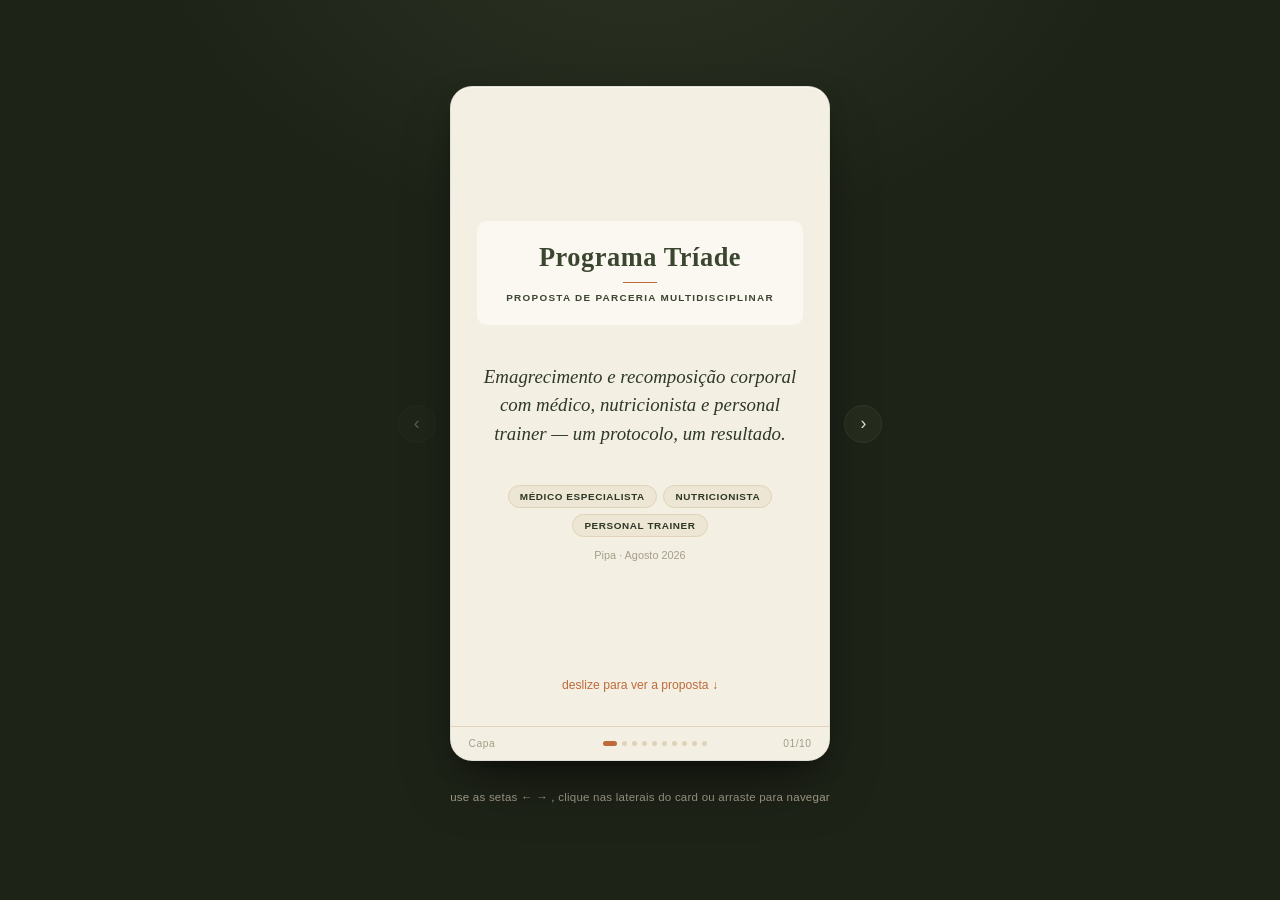
<file: programa-triade-proposta.html>
<!doctype html>
<meta charset="UTF-8">
<title>Programa Tríade</title>
<meta name="viewport" content="width=device-width, initial-scale=1" />
<style>
  :root{
    --paper:#F4EFE3;
    --paper-soft:#FBF8F1;
    --paper-alt:#EDE6D4;
    --ink:#2C2A22;
    --ink-soft:#736C58;
    --ink-faint:#A39D89;
    --green:#3B4630;
    --green-deep:#2E3826;
    --accent:#BD6B3B;
    --accent-soft:#D08F62;
    --line:#DED2B8;
    --stage:#1E2318;
    --stage-line:#33392A;
  }

  *{box-sizing:border-box;}
  html,body{height:100%;}
  body{
    margin:0;min-height:100vh;
    background:radial-gradient(ellipse 900px 600px at 50% -10%, #2B3222 0%, var(--stage) 55%);
    color:var(--paper);
    font-family:-apple-system,BlinkMacSystemFont,"Segoe UI",Roboto,Helvetica,Arial,sans-serif;
    display:flex;flex-direction:column;align-items:center;justify-content:center;
    gap:1.1rem;padding:2.5rem 1rem;
  }

  .stage{position:relative;display:flex;align-items:center;gap:.9rem;}

  .card{
    position:relative;width:min(94vw,380px);aspect-ratio:9/16;max-height:min(78vh,780px);
    background:var(--paper);color:var(--ink);border-radius:22px;overflow:hidden;
    display:flex;flex-direction:column;
    box-shadow:0 1px 0 rgba(255,255,255,.5) inset,0 30px 60px -20px rgba(0,0,0,.55),0 10px 24px -12px rgba(0,0,0,.5);
    border:1px solid #00000012;
  }

  .viewport{flex:1 1 auto;overflow:hidden;min-height:0;}
  .track{display:flex;height:100%;transition:transform .5s cubic-bezier(.65,0,.35,1);will-change:transform;}
  @media(prefers-reduced-motion:reduce){.track{transition:none;}}

  .slide{
    flex:0 0 100%;height:100%;overflow-y:auto;
    padding:2.1rem 1.6rem 1.4rem;
    display:flex;flex-direction:column;
    scrollbar-width:thin;scrollbar-color:var(--line) transparent;
  }
  .slide::-webkit-scrollbar{width:5px;}
  .slide::-webkit-scrollbar-thumb{background:var(--line);border-radius:3px;}

  .eyebrow{font-size:.66rem;font-weight:600;letter-spacing:.14em;text-transform:uppercase;color:var(--accent);margin:0 0 .5rem;}

  h1,h2,h3{font-family:"Iowan Old Style","Palatino Linotype","Book Antiqua",Georgia,serif;color:var(--green);margin:0;text-wrap:balance;}

  .title-rule{width:38px;height:2px;background:var(--accent);border:none;margin:.7rem 0 1.15rem;}

  p.body-text{font-size:.92rem;line-height:1.62;color:var(--ink);margin:0 0 .9rem;}
  p.body-text:last-child{margin-bottom:0;}

  p.subtitle{font-style:italic;font-size:.88rem;line-height:1.5;color:var(--ink-soft);margin:.4rem 0 1rem;}

  .lede{
    font-family:"Iowan Old Style","Palatino Linotype","Book Antiqua",Georgia,serif;
    font-style:italic;font-size:1.18rem;line-height:1.52;
    color:var(--green-deep);text-wrap:balance;text-align:center;
  }

  .items{display:flex;flex-direction:column;gap:.9rem;margin-top:.2rem;}
  .item{display:flex;gap:.65rem;align-items:flex-start;}
  .item .bead{width:6px;height:6px;border-radius:50%;background:var(--accent);margin-top:.52rem;flex:none;}
  .item-title{margin:0;font-weight:700;font-size:.87rem;color:var(--green-deep);}
  .item-desc{margin:.15rem 0 0;font-size:.83rem;line-height:1.5;color:var(--ink-soft);}

  .pillars{display:flex;gap:.5rem;margin:.9rem 0;}
  .pillar{
    flex:1;border:1px solid var(--line);border-radius:12px;
    padding:.75rem .55rem;text-align:center;
  }
  .pillar .icon{font-size:1.25rem;display:block;margin-bottom:.3rem;}
  .pillar .pname{font-size:.68rem;font-weight:700;color:var(--green-deep);letter-spacing:.04em;text-transform:uppercase;display:block;margin-bottom:.2rem;}
  .pillar .psub{font-size:.68rem;color:var(--ink-soft);line-height:1.4;}

  .two-col{display:flex;gap:.65rem;margin-top:.5rem;}
  .col-box{flex:1;border:1px solid var(--line);border-radius:12px;padding:.8rem .75rem;}
  .col-box h3{font-size:.88rem;color:var(--green);margin:0 0 .5rem;}
  .col-box ul{margin:0;padding-left:1rem;}
  .col-box li{font-size:.78rem;line-height:1.5;color:var(--ink-soft);margin-bottom:.28rem;}
  .col-box li:last-child{margin-bottom:0;}

  table.roles{width:100%;border-collapse:collapse;margin-top:.4rem;font-size:.82rem;}
  table.roles thead th{background:var(--green);color:var(--paper-soft);text-align:left;font-weight:600;padding:.55rem .65rem;font-size:.72rem;letter-spacing:.02em;}
  table.roles tbody td{padding:.62rem .65rem;border-bottom:1px solid var(--line);vertical-align:top;line-height:1.45;}
  table.roles tbody td:first-child{font-weight:700;color:var(--green-deep);width:36%;}
  table.roles tbody tr:last-child td{border-bottom:none;}

  .option-card{border:1px solid var(--line);border-radius:14px;padding:.95rem 1.05rem;margin-bottom:.65rem;}
  .option-card:last-of-type{margin-bottom:0;}
  .option-card .opt-label{font-size:.6rem;font-weight:700;letter-spacing:.1em;text-transform:uppercase;color:var(--accent);margin:0 0 .3rem;}
  .option-card h3{font-size:.93rem;color:var(--green-deep);margin:0 0 .3rem;}
  .option-card p{font-size:.82rem;line-height:1.5;color:var(--ink-soft);margin:0;}

  .note{font-size:.73rem;line-height:1.55;color:var(--ink-faint);margin-top:.85rem;font-style:italic;}

  .namecard{background:var(--paper-soft);border-radius:10px;padding:1.35rem 1rem;text-align:center;margin:0 0 1.2rem;}
  .namecard h1{font-size:1.65rem;letter-spacing:.02em;}
  .namecard .rule{width:34px;height:1px;background:var(--accent);border:none;margin:.55rem auto;}
  .namecard .role{font-size:.62rem;letter-spacing:.13em;text-transform:uppercase;color:var(--green);font-weight:600;margin:0;}

  .cover-flex{flex:1;display:flex;flex-direction:column;justify-content:center;}
  .swipe-hint{text-align:center;color:var(--accent);font-size:.76rem;margin-top:auto;padding-top:1rem;}

  .team-tags{display:flex;flex-wrap:wrap;gap:.4rem;margin:1.1rem 0 .2rem;justify-content:center;}
  .tag{font-size:.62rem;font-weight:600;letter-spacing:.06em;text-transform:uppercase;padding:.3rem .7rem;border-radius:999px;background:var(--paper-alt);color:var(--green-deep);border:1px solid var(--line);}

  .closing-panel{border:1px solid var(--accent-soft);border-radius:14px;padding:1.3rem 1.1rem;text-align:center;}
  .closing-panel p{font-family:"Iowan Old Style","Palatino Linotype","Book Antiqua",Georgia,serif;font-size:1rem;line-height:1.6;color:var(--green-deep);margin:0 0 .7rem;}
  .closing-panel .sig{font-size:.73rem;letter-spacing:.03em;color:var(--ink-soft);font-family:-apple-system,BlinkMacSystemFont,"Segoe UI",Roboto,Helvetica,Arial,sans-serif;}

  .footer{flex:0 0 auto;border-top:1px solid var(--line);background:var(--paper);padding:.7rem 1.1rem;display:flex;align-items:center;justify-content:space-between;gap:.5rem;}
  .footer .label{font-size:.64rem;letter-spacing:.05em;color:var(--ink-faint);min-width:64px;}
  .footer .counter{font-size:.64rem;letter-spacing:.05em;color:var(--ink-faint);min-width:34px;text-align:right;font-variant-numeric:tabular-nums;}
  .dots{display:flex;gap:5px;}
  .dot{width:5px;height:5px;border-radius:50%;background:var(--line);cursor:pointer;transition:all .25s ease;border:none;padding:0;}
  .dot.active{background:var(--accent);width:14px;border-radius:3px;}
  .dot:focus-visible{outline:2px solid var(--accent);outline-offset:2px;}

  .nav{width:38px;height:38px;border-radius:50%;border:1px solid var(--stage-line);background:#262C1D;color:#E8E2CE;font-size:1.1rem;display:flex;align-items:center;justify-content:center;cursor:pointer;flex:none;transition:background .2s ease,transform .15s ease;}
  .nav:hover{background:#2F3624;}
  .nav:active{transform:scale(.93);}
  .nav:focus-visible{outline:2px solid var(--accent-soft);outline-offset:2px;}
  .nav[disabled]{opacity:.3;cursor:default;}

  .tapzone{position:absolute;top:0;bottom:56px;width:32%;cursor:pointer;}
  .tapzone.left{left:0;}
  .tapzone.right{right:0;}

  @media(max-width:640px){.nav{display:none;}}
  .hint{font-size:.72rem;color:var(--ink-faint);letter-spacing:.02em;}
  @media(max-width:640px){.hint{display:none;}}
</style>

<div class="stage">
  <button class="nav prev" id="prevBtn" aria-label="Slide anterior">&#8249;</button>

  <div class="card" id="card">
    <div class="viewport">
      <div class="track" id="track">

        <!-- 1: CAPA -->
        <section class="slide">
          <div class="cover-flex">
            <div class="namecard">
              <h1>Programa Tr&iacute;ade</h1>
              <hr class="rule" />
              <p class="role">Proposta de Parceria Multidisciplinar</p>
            </div>
            <p class="lede">Emagrecimento e recomposi&ccedil;&atilde;o corporal com m&eacute;dico, nutricionista e personal trainer &mdash; um protocolo, um resultado.</p>
            <div class="team-tags">
              <span class="tag">M&eacute;dico Especialista</span>
              <span class="tag">Nutricionista</span>
              <span class="tag">Personal Trainer</span>
            </div>
            <p style="text-align:center;font-size:.68rem;color:var(--ink-faint);margin:.6rem 0 0;">Pipa &middot; Agosto 2026</p>
          </div>
          <p class="swipe-hint">deslize para ver a proposta &#8595;</p>
        </section>

        <!-- 2: O PROBLEMA -->
        <section class="slide">
          <p class="eyebrow">O cen&aacute;rio atual</p>
          <h2>Por que o tratamento isolado tem limite</h2>
          <hr class="title-rule" />
          <div class="items">
            <div class="item"><span class="bead"></span><div>
              <p class="item-title">Causa cl&iacute;nica invis&iacute;vel</p>
              <p class="item-desc">Resist&ecirc;ncia insul&iacute;nica, hipotireoidismo e altera&ccedil;&otilde;es hormonais n&atilde;o s&atilde;o tratadas pelo treino nem pela dieta isoladamente.</p>
            </div></div>
            <div class="item"><span class="bead"></span><div>
              <p class="item-title">Perda de m&uacute;sculo</p>
              <p class="item-desc">Dieta sem prescri&ccedil;&atilde;o de treino de for&ccedil;a adequado acelera a perda de massa magra &mdash; o oposto do objetivo.</p>
            </div></div>
            <div class="item"><span class="bead"></span><div>
              <p class="item-title">Treino sem base cl&iacute;nica</p>
              <p class="item-desc">Exerc&iacute;cio sem protocolo nutricional e sem diagn&oacute;stico gera resultados mais lentos e menos sustent&aacute;veis.</p>
            </div></div>
            <div class="item"><span class="bead"></span><div>
              <p class="item-title">Tr&ecirc;s atendimentos, zero integra&ccedil;&atilde;o</p>
              <p class="item-desc">Cada especialista trabalha com informa&ccedil;&otilde;es parciais. O paciente paga por tr&ecirc;s tratamentos e recebe menos do que a soma deles.</p>
            </div></div>
          </div>
        </section>

        <!-- 3: A PROPOSTA -->
        <section class="slide">
          <p class="eyebrow">A solu&ccedil;&atilde;o</p>
          <h2>Um protocolo, tr&ecirc;s especialistas</h2>
          <hr class="title-rule" />
          <p class="body-text">O paciente n&atilde;o recebe tr&ecirc;s atendimentos separados. Recebe um programa integrado, onde m&eacute;dico, nutricionista e personal trabalham com as mesmas metas e os mesmos dados.</p>
          <div class="pillars">
            <div class="pillar">
              <span class="icon">&#129658;</span>
              <span class="pname">Cl&iacute;nico</span>
              <span class="psub">Diagn&oacute;stico hormonal e metab&oacute;lico</span>
            </div>
            <div class="pillar">
              <span class="icon">&#127793;</span>
              <span class="pname">Nutricional</span>
              <span class="psub">Plano alimentar baseado em exames</span>
            </div>
            <div class="pillar">
              <span class="icon">&#128170;</span>
              <span class="pname">F&iacute;sico</span>
              <span class="psub">Treino individualizado e progressivo</span>
            </div>
          </div>
          <p class="body-text">A integra&ccedil;&atilde;o real &mdash; comunica&ccedil;&atilde;o ativa entre os profissionais, protocolo compartilhado &mdash; &eacute; o que transforma tr&ecirc;s atendimentos em um programa.</p>
        </section>

        <!-- 4: PÚBLICO-ALVO -->
        <section class="slide">
          <p class="eyebrow">Para quem</p>
          <h2>P&uacute;blico-alvo do Programa Tr&iacute;ade</h2>
          <hr class="title-rule" />
          <div class="two-col">
            <div class="col-box">
              <h3>Mulheres 35&ndash;55</h3>
              <ul>
                <li>Perimenopausa e menopausa</li>
                <li>Resist&ecirc;ncia &agrave; perda de peso</li>
                <li>Perda de massa muscular</li>
                <li>Baixa energia e disposi&ccedil;&atilde;o</li>
                <li>Altera&ccedil;&otilde;es hormonais</li>
              </ul>
            </div>
            <div class="col-box">
              <h3>Homens 35+</h3>
              <ul>
                <li>S&iacute;ndrome metab&oacute;lica</li>
                <li>Sobrepeso e gordura visceral</li>
                <li>Resist&ecirc;ncia insul&iacute;nica</li>
                <li>Sedentarismo</li>
                <li>Dificuldade de manuten&ccedil;&atilde;o</li>
              </ul>
            </div>
          </div>
          <p class="note">Pipa concentra um p&uacute;blico com perfil de investimento em qualidade de vida &mdash; turistas de alto padr&atilde;o e moradores com consci&ecirc;ncia de sa&uacute;de.</p>
        </section>

        <!-- 5: FASE 1 -->
        <section class="slide">
          <p class="eyebrow">Fase 1 &middot; Semana 1</p>
          <h2>Diagn&oacute;stico integrado</h2>
          <hr class="title-rule" />
          <div class="items">
            <div class="item"><span class="bead"></span><div>
              <p class="item-title">Consulta m&eacute;dica</p>
              <p class="item-desc">Avalia&ccedil;&atilde;o cl&iacute;nica completa + solicita&ccedil;&atilde;o de exames laboratoriais (horm&ocirc;nios, glicemia, lipidograma, etc.).</p>
            </div></div>
            <div class="item"><span class="bead"></span><div>
              <p class="item-title">Avalia&ccedil;&atilde;o f&iacute;sica</p>
              <p class="item-desc">Avalia&ccedil;&atilde;o postural, circunfer&ecirc;ncias, composi&ccedil;&atilde;o corporal e condicionamento &mdash; com Fabi Miotti.</p>
            </div></div>
            <div class="item"><span class="bead"></span><div>
              <p class="item-title">Anamnese nutricional</p>
              <p class="item-desc">H&aacute;bitos alimentares, prefer&ecirc;ncias, intol&ecirc;r&acirc;ncias e rela&ccedil;&atilde;o com a comida.</p>
            </div></div>
            <div class="item"><span class="bead"></span><div>
              <p class="item-title">Alinhamento entre profissionais</p>
              <p class="item-desc">Reuni&atilde;o para cruzar os dados e definir o protocolo personalizado do paciente.</p>
            </div></div>
          </div>
        </section>

        <!-- 6: FASE 2 -->
        <section class="slide">
          <p class="eyebrow">Fase 2 &middot; Meses 1&ndash;6</p>
          <h2>Protocolo ativo</h2>
          <hr class="title-rule" />
          <div class="items">
            <div class="item"><span class="bead"></span><div>
              <p class="item-title">Treino presencial 3x/semana</p>
              <p class="item-desc">Treino de for&ccedil;a e cardio estrat&eacute;gico, com progress&atilde;o de carga e acompanhamento direto.</p>
            </div></div>
            <div class="item"><span class="bead"></span><div>
              <p class="item-title">Plano alimentar</p>
              <p class="item-desc">Desenvolvido com base nos exames e na demanda do treino, atualizado mensalmente.</p>
            </div></div>
            <div class="item"><span class="bead"></span><div>
              <p class="item-title">Retorno m&eacute;dico</p>
              <p class="item-desc">Retorno com exames em 30&ndash;45 dias &mdash; ajuste de protocolo cl&iacute;nico se necess&aacute;rio.</p>
            </div></div>
            <div class="item"><span class="bead"></span><div>
              <p class="item-title">Comunica&ccedil;&atilde;o cont&iacute;nua</p>
              <p class="item-desc">Protocolo compartilhado entre os profissionais &mdash; dados relevantes de cada &aacute;rea em tempo real.</p>
            </div></div>
            <div class="item"><span class="bead"></span><div>
              <p class="item-title">Feedback semanal ao paciente</p>
              <p class="item-desc">Retorno padronizado sobre evolu&ccedil;&atilde;o f&iacute;sica, nutricional e cl&iacute;nica.</p>
            </div></div>
          </div>
        </section>

        <!-- 7: PAPÉIS -->
        <section class="slide">
          <p class="eyebrow">A equipe</p>
          <h2>Cada especialista, sua fun&ccedil;&atilde;o</h2>
          <hr class="title-rule" />
          <table class="roles">
            <thead><tr><th>Profissional</th><th>Fun&ccedil;&atilde;o no programa</th></tr></thead>
            <tbody>
              <tr>
                <td>M&eacute;dico Especialista</td>
                <td>Emagrecimento e modula&ccedil;&atilde;o hormonal, avalia&ccedil;&atilde;o metab&oacute;lica, exames e prescri&ccedil;&atilde;o m&eacute;dica</td>
              </tr>
              <tr>
                <td>Nutricionista</td>
                <td>Plano alimentar baseado nos exames e na demanda do treino, com ajustes mensais</td>
              </tr>
              <tr>
                <td>Personal Trainer</td>
                <td>Treino de for&ccedil;a e cardio, avalia&ccedil;&atilde;o f&iacute;sica, progress&atilde;o de carga e acompanhamento presencial</td>
              </tr>
            </tbody>
          </table>
          <p class="note">O diferencial n&atilde;o &eacute; a presen&ccedil;a dos tr&ecirc;s profissionais &mdash; &eacute; a comunica&ccedil;&atilde;o real entre eles e o protocolo compartilhado.</p>
        </section>

        <!-- 8: DIFERENCIAIS -->
        <section class="slide">
          <p class="eyebrow">O que nos diferencia</p>
          <h2>Por que o Programa Tr&iacute;ade &eacute; &uacute;nico</h2>
          <hr class="title-rule" />
          <div class="items">
            <div class="item"><span class="bead"></span><div>
              <p class="item-title">Integra&ccedil;&atilde;o real</p>
              <p class="item-desc">N&atilde;o &eacute; encaminhamento entre profissionais &mdash; &eacute; trabalho em equipe com metas e dados compartilhados.</p>
            </div></div>
            <div class="item"><span class="bead"></span><div>
              <p class="item-title">Localiza&ccedil;&atilde;o &uacute;nica</p>
              <p class="item-desc">Pipa atrai um p&uacute;blico com alto investimento em sa&uacute;de e bem-estar &mdash; turistas e moradores que valorizam qualidade.</p>
            </div></div>
            <div class="item"><span class="bead"></span><div>
              <p class="item-title">Nicho bem definido</p>
              <p class="item-desc">Mulheres 35+ em transi&ccedil;&atilde;o hormonal e homens com s&iacute;ndrome metab&oacute;lica &mdash; alta demanda, baixa oferta de solu&ccedil;&atilde;o integrada.</p>
            </div></div>
            <div class="item"><span class="bead"></span><div>
              <p class="item-title">Potencial digital</p>
              <p class="item-desc">Ap&oacute;s valida&ccedil;&atilde;o presencial, o programa pode se tornar um produto online escal&aacute;vel &mdash; com protocolos, conte&uacute;do e comunidade.</p>
            </div></div>
          </div>
        </section>

        <!-- 9: MODELO -->
        <section class="slide">
          <p class="eyebrow">Como estruturar</p>
          <h2>Modelo financeiro &mdash; op&ccedil;&otilde;es</h2>
          <hr class="title-rule" />
          <div class="option-card">
            <p class="opt-label">Op&ccedil;&atilde;o A</p>
            <h3>Pacote &uacute;nico com divis&atilde;o interna</h3>
            <p>O paciente paga um valor pelo programa completo. Os profissionais dividem internamente (ex: 40% m&eacute;dico &middot; 30% nutri &middot; 30% personal).</p>
          </div>
          <div class="option-card">
            <p class="opt-label">Op&ccedil;&atilde;o B</p>
            <h3>Cada profissional cobra separado</h3>
            <p>O paciente contrata cada profissional de forma independente, mas segue um protocolo integrado e compartilhado entre todos.</p>
          </div>
          <p class="note">Sugest&atilde;o: come&ccedil;ar com a Op&ccedil;&atilde;o B para simplificar &mdash; e migrar para a Op&ccedil;&atilde;o A ap&oacute;s validar o piloto.</p>
        </section>

        <!-- 10: PRÓXIMOS PASSOS -->
        <section class="slide">
          <p class="eyebrow">Para decidir hoje</p>
          <h2>Do conceito ao piloto</h2>
          <hr class="title-rule" />
          <div class="items">
            <div class="item"><span class="bead"></span><div>
              <p class="item-title">Definir p&uacute;blico priorit&aacute;rio</p>
              <p class="item-desc">Mulheres 35+, homens ou ambos &mdash; come&ccedil;ar focado acelera os primeiros resultados.</p>
            </div></div>
            <div class="item"><span class="bead"></span><div>
              <p class="item-title">Alinhar modelo financeiro</p>
              <p class="item-desc">Escolher entre pacote &uacute;nico ou cobran&ccedil;a individual e definir os valores.</p>
            </div></div>
            <div class="item"><span class="bead"></span><div>
              <p class="item-title">Montar protocolo m&iacute;nimo</p>
              <p class="item-desc">Definir o fluxo b&aacute;sico: quais exames, protocolo de treino e padr&atilde;o alimentar inicial.</p>
            </div></div>
            <div class="item"><span class="bead"></span><div>
              <p class="item-title">Grupo piloto em Pipa</p>
              <p class="item-desc">5&ndash;10 pacientes para validar o programa e construir os primeiros casos de sucesso.</p>
            </div></div>
          </div>
          <div class="closing-panel" style="margin-top:1.1rem;">
            <p>Vamos construir juntos o programa de sa&uacute;de mais completo de Pipa?</p>
            <p class="sig">Fabi Miotti &middot; CREF 011353-G/RN</p>
          </div>
        </section>

      </div>
    </div>

    <div class="footer">
      <span class="label" id="labelText">Programa Tríade</span>
      <div class="dots" id="dots"></div>
      <span class="counter" id="counterText">01/10</span>
    </div>

    <div class="tapzone left" id="tapLeft" aria-hidden="true"></div>
    <div class="tapzone right" id="tapRight" aria-hidden="true"></div>
  </div>

  <button class="nav next" id="nextBtn" aria-label="Próximo slide">&#8250;</button>
</div>

<p class="hint">use as setas ← → , clique nas laterais do card ou arraste para navegar</p>

<script>
  const labels = ["Capa","O Problema","A Proposta","Público-alvo","Diagnóstico","Protocolo","A Equipe","Diferenciais","Negócio","Próximos Passos"];
  const track = document.getElementById('track');
  const dotsEl = document.getElementById('dots');
  const labelEl = document.getElementById('labelText');
  const counterEl = document.getElementById('counterText');
  const prevBtn = document.getElementById('prevBtn');
  const nextBtn = document.getElementById('nextBtn');
  const total = labels.length;
  let index = 0;

  for(let i = 0; i < total; i++){
    const b = document.createElement('button');
    b.className = 'dot' + (i === 0 ? ' active' : '');
    b.setAttribute('aria-label', 'Ir para slide ' + (i + 1));
    b.addEventListener('click', () => goTo(i));
    dotsEl.appendChild(b);
  }

  function pad(n){ return n < 10 ? '0' + n : '' + n; }

  function render(){
    track.style.transform = 'translateX(-' + (index * 100) + '%)';
    [...dotsEl.children].forEach((d, i) => d.classList.toggle('active', i === index));
    labelEl.textContent = labels[index];
    counterEl.textContent = pad(index + 1) + '/' + pad(total);
    prevBtn.disabled = index === 0;
    nextBtn.disabled = index === total - 1;
  }

  function goTo(i){
    index = Math.max(0, Math.min(total - 1, i));
    render();
  }

  prevBtn.addEventListener('click', () => goTo(index - 1));
  nextBtn.addEventListener('click', () => goTo(index + 1));
  document.getElementById('tapLeft').addEventListener('click', () => goTo(index - 1));
  document.getElementById('tapRight').addEventListener('click', () => goTo(index + 1));

  window.addEventListener('keydown', (e) => {
    if(e.key === 'ArrowRight') goTo(index + 1);
    if(e.key === 'ArrowLeft') goTo(index - 1);
  });

  const card = document.getElementById('card');
  let touchStartX = null;
  card.addEventListener('touchstart', (e) => { touchStartX = e.touches[0].clientX; }, { passive: true });
  card.addEventListener('touchend', (e) => {
    if(touchStartX === null) return;
    const dx = e.changedTouches[0].clientX - touchStartX;
    if(Math.abs(dx) > 40){ dx < 0 ? goTo(index + 1) : goTo(index - 1); }
    touchStartX = null;
  }, { passive: true });

  render();
</script>
</file>
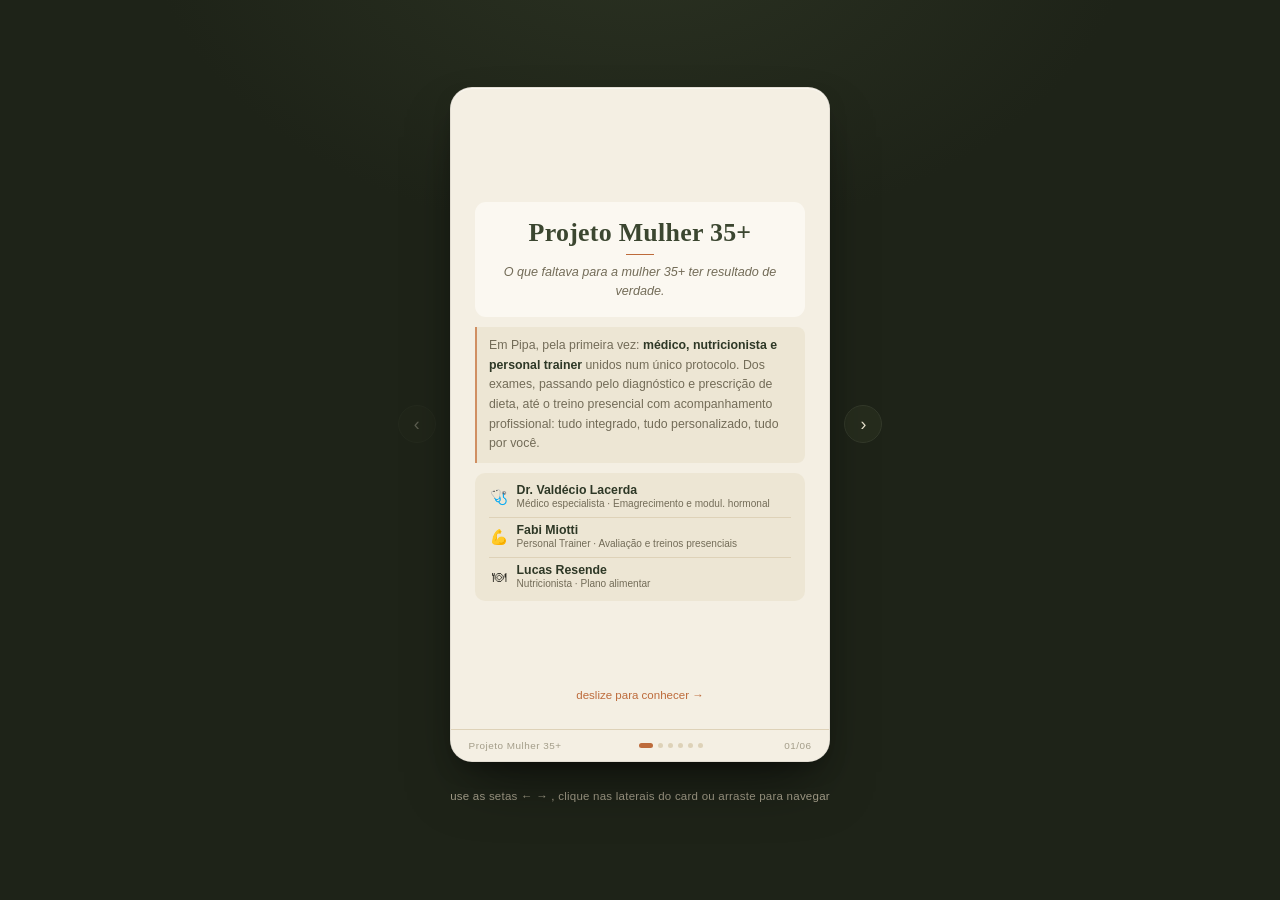
<file: projeto-mulher-35.html>
<!doctype html>
<meta charset="UTF-8">
<title>Projeto Mulher 35+</title>
<meta name="viewport" content="width=device-width, initial-scale=1" />
<style>
  :root{
    --paper:#F4EFE3;
    --paper-soft:#FBF8F1;
    --paper-alt:#EDE6D4;
    --ink:#2C2A22;
    --ink-soft:#736C58;
    --ink-faint:#A39D89;
    --green:#3B4630;
    --green-deep:#2E3826;
    --accent:#BD6B3B;
    --accent-soft:#D08F62;
    --line:#DED2B8;
    --stage:#1E2318;
    --stage-line:#33392A;
  }

  *{box-sizing:border-box;}
  html,body{height:100%;}
  body{
    margin:0;min-height:100vh;
    background:radial-gradient(ellipse 900px 600px at 50% -10%, #2B3222 0%, var(--stage) 55%);
    color:var(--paper);
    font-family:-apple-system,BlinkMacSystemFont,"Segoe UI",Roboto,Helvetica,Arial,sans-serif;
    display:flex;flex-direction:column;align-items:center;justify-content:center;
    gap:1rem;padding:2rem 1rem;
  }

  .stage{position:relative;display:flex;align-items:center;gap:.9rem;}

  .card{
    position:relative;width:min(94vw,380px);aspect-ratio:9/16;max-height:min(84vh,800px);
    background:var(--paper);color:var(--ink);border-radius:22px;overflow:hidden;
    display:flex;flex-direction:column;
    box-shadow:0 1px 0 rgba(255,255,255,.5) inset,0 30px 60px -20px rgba(0,0,0,.55),0 10px 24px -12px rgba(0,0,0,.5);
    border:1px solid #00000012;
  }

  .viewport{flex:1 1 auto;overflow:hidden;min-height:0;}
  .track{display:flex;height:100%;transition:transform .5s cubic-bezier(.65,0,.35,1);will-change:transform;}
  @media(prefers-reduced-motion:reduce){.track{transition:none;}}

  .slide{
    flex:0 0 100%;height:100%;overflow:hidden;
    padding:1.7rem 1.5rem 1.1rem;
    display:flex;flex-direction:column;
  }

  .eyebrow{font-size:.63rem;font-weight:600;letter-spacing:.14em;text-transform:uppercase;color:var(--accent);margin:0 0 .38rem;}
  h1,h2{font-family:"Iowan Old Style","Palatino Linotype","Book Antiqua",Georgia,serif;color:var(--green);margin:0;text-wrap:balance;}
  h2{font-size:1.18rem;}
  .title-rule{width:32px;height:2px;background:var(--accent);border:none;margin:.28rem 0 .42rem;}

  /* COVER */
  .cover-flex{flex:1;display:flex;flex-direction:column;justify-content:center;gap:.62rem;}
  .namecard{background:var(--paper-soft);border-radius:11px;padding:.95rem 1rem;text-align:center;}
  .namecard h1{font-size:1.62rem;letter-spacing:.01em;line-height:1.15;}
  .namecard .rule{width:28px;height:1px;background:var(--accent);border:none;margin:.4rem auto .5rem;}
  .namecard .tagline{font-size:.79rem;line-height:1.55;color:var(--ink-soft);font-style:italic;margin:0;}
  .badges{display:flex;gap:.4rem;justify-content:center;flex-wrap:wrap;}
  .badge{font-size:.63rem;font-weight:700;letter-spacing:.04em;padding:.28rem .68rem;border-radius:999px;background:var(--green);color:var(--paper-soft);}
  .swipe-hint{text-align:center;color:var(--accent);font-size:.72rem;margin-top:auto;}

  /* COVER INTRO */
  .cover-intro{font-size:.77rem;line-height:1.6;color:var(--ink-soft);margin:0;padding:.55rem .75rem;background:var(--paper-alt);border-radius:0 8px 8px 0;border-left:2px solid var(--accent-soft);}
  .cover-intro em{color:var(--green-deep);font-style:normal;font-weight:600;}

  /* COVER TEAM */
  .cover-team{display:flex;flex-direction:column;gap:.3rem;background:var(--paper-alt);border-radius:10px;padding:.65rem .85rem;}
  .cover-pro{display:flex;align-items:center;gap:.5rem;}
  .cover-pro-divider{width:100%;height:1px;background:var(--line);margin:.05rem 0;}
  .cover-pro-icon{font-size:.9rem;flex:none;width:20px;text-align:center;}
  .cover-pro-name{font-size:.77rem;font-weight:700;color:var(--green-deep);margin:0;line-height:1.2;}
  .cover-pro-spec{font-size:.63rem;color:var(--ink-soft);margin:.03rem 0 0;line-height:1.25;}

  /* PARA QUEM É */
  .result-anchor{font-size:.78rem;color:var(--ink);font-style:normal;font-weight:500;line-height:1.45;margin-top:.55rem;padding:.45rem .6rem;border-left:3px solid var(--accent);}
  .location-note{font-size:.66rem;color:var(--ink-faint);margin-top:.38rem;line-height:1.4;}
  .check-lead{font-size:.8rem;color:var(--ink-soft);font-style:italic;margin:0 0 .6rem;line-height:1.4;}
  .check-list{display:flex;flex-direction:column;gap:.55rem;}
  .check-item{display:flex;gap:.5rem;align-items:flex-start;}
  .check-icon{width:17px;height:17px;border-radius:50%;background:var(--accent);color:#fff;font-size:.6rem;font-weight:700;display:flex;align-items:center;justify-content:center;flex:none;margin-top:.15rem;}
  .check-text{font-size:.82rem;line-height:1.42;color:var(--ink);}

  /* PROFILES */
  .profiles{display:flex;flex-direction:column;gap:.2rem;margin-top:.05rem;}
  .profile{display:flex;align-items:flex-start;gap:.5rem;border:1px solid var(--line);border-radius:12px;padding:.36rem .65rem;}
  .profile-photo{
    width:40px;height:40px;border-radius:50%;
    background:var(--paper-alt);border:1.5px solid var(--line);
    flex:none;display:flex;align-items:center;justify-content:center;
    font-size:.68rem;font-weight:700;color:var(--ink-soft);
    overflow:hidden;letter-spacing:.03em;
  }
  .profile-photo img{width:100%;height:100%;object-fit:cover;border-radius:50%;}
  .profile-name{font-size:.82rem;font-weight:700;color:var(--green-deep);margin:0;}
  .profile-role{font-size:.66rem;color:var(--accent);font-weight:600;margin:.06rem 0 .12rem;}
  .profile-desc{font-size:.67rem;color:var(--ink-soft);margin:0 0 .08rem;line-height:1.32;}
  .profile-cred{font-size:.56rem;color:var(--ink-faint);letter-spacing:.02em;margin:0;}
  .profile-note{font-size:.67rem;color:var(--ink);font-style:normal;font-weight:500;margin-top:.18rem;text-align:center;}

  /* STEPS */
  .steps{display:flex;flex-direction:column;gap:.32rem;margin-top:.1rem;}
  .step{display:flex;gap:.55rem;align-items:flex-start;}
  .step-num{
    width:22px;height:22px;border-radius:50%;
    background:var(--green);color:var(--paper-soft);
    font-size:.67rem;font-weight:700;
    display:flex;align-items:center;justify-content:center;
    flex:none;margin-top:.1rem;
  }
  .step-body{display:flex;flex-direction:column;gap:.08rem;}
  .step-title{font-size:.82rem;font-weight:600;color:var(--ink);line-height:1.3;}
  .step-sub{font-size:.7rem;color:var(--ink-soft);line-height:1.38;}
  h2.large{font-size:1.38rem;line-height:1.2;}

  /* INCLUDES */
  .includes{display:flex;flex-direction:column;gap:.45rem;margin-top:.15rem;}
  .inc-item{display:flex;gap:.52rem;align-items:flex-start;}
  .inc-dot{width:6px;height:6px;border-radius:50%;background:var(--accent);margin-top:.45rem;flex:none;}
  .ninc-dot{width:6px;height:6px;border-radius:50%;background:var(--ink-faint);margin-top:.45rem;flex:none;}
  .not-includes{display:flex;flex-direction:column;gap:.35rem;margin-top:.55rem;padding-top:.45rem;border-top:1px solid var(--line);}
  .not-inc-label{font-size:.58rem;font-weight:700;letter-spacing:.1em;text-transform:uppercase;color:var(--ink-faint);margin:0 0 .1rem;}
  .inc-title{font-size:.85rem;font-weight:700;color:var(--green-deep);margin:0;}
  .inc-sub{font-size:.74rem;color:var(--ink-soft);margin:.07rem 0 0;line-height:1.35;}

  /* PRICING */
  .price-boxes{display:flex;flex-direction:column;gap:.48rem;margin-top:.3rem;}
  .price-box{border:1px solid var(--line);border-radius:14px;padding:.75rem 1rem;}
  .price-box.promo{border-color:var(--accent);background:rgba(189,107,59,.06);}
  .price-box-label{font-size:.58rem;font-weight:700;letter-spacing:.1em;text-transform:uppercase;color:var(--accent);margin:0 0 .22rem;}
  .price-main{font-size:1.5rem;font-weight:700;color:var(--green-deep);font-variant-numeric:tabular-nums;line-height:1;}
  .price-parcel{font-size:.79rem;color:var(--ink-soft);margin:.18rem 0 0;}
  .price-note{font-size:.8rem;font-weight:700;color:var(--accent);margin-top:.65rem;letter-spacing:.01em;}

  /* CLOSING */
  .cta-wrap{flex:1;display:flex;flex-direction:column;justify-content:center;gap:.65rem;}
  .vagas-badge{display:inline-block;background:var(--accent);color:#fff;font-size:.68rem;font-weight:700;letter-spacing:.04em;padding:.32rem .8rem;border-radius:999px;align-self:center;}
  .cta-panel{border:1px solid var(--accent-soft);border-radius:14px;padding:1.1rem;text-align:center;}
  .cta-panel .quote{font-family:"Iowan Old Style","Palatino Linotype","Book Antiqua",Georgia,serif;font-size:.9rem;line-height:1.55;color:var(--green-deep);margin:0;}
  .cta-panel .sig{font-size:.72rem;color:var(--ink-soft);margin:0;line-height:1.5;}
  .cta-hint{font-size:.75rem;color:var(--ink-faint);text-align:center;font-style:italic;}

  /* CTA MERGED */
  .price-grid{display:grid;grid-template-columns:1fr 1fr;gap:.38rem;margin-top:.3rem;}
  .price-grid .price-box{padding:.62rem .75rem;}
  .price-grid .price-main{font-size:1.2rem;}
  .cta-vaga-badge{display:inline-block;background:var(--accent);color:#fff;font-size:.68rem;font-weight:700;letter-spacing:.04em;padding:.28rem .75rem;border-radius:999px;align-self:center;margin-top:.38rem;}
  .cta-urgency{border:1px solid var(--accent-soft);border-radius:12px;padding:.55rem .9rem;text-align:center;margin-top:.35rem;}
  .cta-urgency p{font-family:"Iowan Old Style","Palatino Linotype","Book Antiqua",Georgia,serif;font-size:.8rem;line-height:1.45;color:var(--green-deep);margin:0;}
  .cta-contacts{display:flex;flex-direction:column;gap:.28rem;margin-top:.3rem;}
  .cta-contacts-label{font-size:.72rem;font-weight:700;letter-spacing:.06em;text-transform:uppercase;color:var(--accent);margin:0 0 .1rem;}
  .contact-card{display:flex;align-items:center;gap:.6rem;padding:.48rem .75rem;background:var(--paper-alt);border-radius:10px;border:1px solid var(--line);text-decoration:none;color:inherit;cursor:pointer;transition:background .18s ease,border-color .18s ease,transform .1s ease;}
  .contact-card:hover{background:#E0D7C5;border-color:var(--accent-soft);}
  .contact-card:active{transform:scale(.98);}
  .contact-icon{font-size:.88rem;flex:none;}
  .contact-org{font-size:.64rem;color:var(--ink-faint);margin:0;letter-spacing:.01em;}
  .contact-num{font-size:.82rem;font-weight:700;color:var(--green-deep);margin:.05rem 0 0;font-variant-numeric:tabular-nums;}
  .wa-hint{font-size:.6rem;color:var(--ink-faint);text-align:center;margin:.25rem 0 0;letter-spacing:.02em;}
  .cta-urgency-note{font-size:.68rem;color:var(--ink-soft);text-align:center;margin-top:.25rem;line-height:1.4;}
  .cta-btn{display:flex;align-items:center;justify-content:center;gap:.5rem;background:var(--green);color:#F4EFE3;text-decoration:none;font-size:.85rem;font-weight:700;letter-spacing:.02em;padding:.6rem 1.1rem;border-radius:12px;margin-top:.38rem;transition:background .18s ease,transform .1s ease;}
  .cta-btn:hover{background:var(--green-deep);}
  .cta-btn:active{transform:scale(.97);}

  /* FOOTER */
  .footer{flex:0 0 auto;border-top:1px solid var(--line);background:var(--paper);padding:.62rem 1.1rem;display:flex;align-items:center;justify-content:space-between;gap:.5rem;}
  .footer .label{font-size:.62rem;letter-spacing:.05em;color:var(--ink-faint);min-width:64px;}
  .footer .counter{font-size:.62rem;letter-spacing:.05em;color:var(--ink-faint);min-width:30px;text-align:right;font-variant-numeric:tabular-nums;}
  .dots{display:flex;gap:5px;}
  .dot{width:5px;height:5px;border-radius:50%;background:var(--line);cursor:pointer;transition:all .25s ease;border:none;padding:0;}
  .dot.active{background:var(--accent);width:14px;border-radius:3px;}
  .dot:focus-visible{outline:2px solid var(--accent);outline-offset:2px;}

  .nav{width:38px;height:38px;border-radius:50%;border:1px solid var(--stage-line);background:#262C1D;color:#E8E2CE;font-size:1.1rem;display:flex;align-items:center;justify-content:center;cursor:pointer;flex:none;transition:background .2s ease,transform .15s ease;}
  .nav:hover{background:#2F3624;}
  .nav:active{transform:scale(.93);}
  .nav:focus-visible{outline:2px solid var(--accent-soft);outline-offset:2px;}
  .nav[disabled]{opacity:.3;cursor:default;}

  .tapzone{position:absolute;top:0;bottom:52px;width:32%;cursor:pointer;}
  .tapzone.left{left:0;}
  .tapzone.right{right:0;}

  @media(max-width:640px){.nav{display:none;}}
  .hint{font-size:.72rem;color:var(--ink-faint);letter-spacing:.02em;}
  @media(max-width:640px){.hint{display:none;}}
</style>

<div class="stage">
  <button class="nav prev" id="prevBtn" aria-label="Slide anterior">&#8249;</button>

  <div class="card" id="card">
    <div class="viewport">
      <div class="track" id="track">

        <!-- 1: CAPA -->
        <section class="slide">
          <div class="cover-flex">
            <div class="namecard">
              <h1>Projeto Mulher 35+</h1>
              <hr class="rule" />
              <p class="tagline">O que faltava para a mulher 35+ ter resultado de verdade.</p>
            </div>
            <p class="cover-intro">Em Pipa, pela primeira vez: <em>m&eacute;dico, nutricionista e personal trainer</em> unidos num &uacute;nico protocolo. Dos exames, passando pelo diagn&oacute;stico e prescri&ccedil;&atilde;o de dieta, at&eacute; o treino presencial com acompanhamento profissional: tudo integrado, tudo personalizado, tudo por voc&ecirc;.</p>
            <div class="cover-team">
              <div class="cover-pro">
                <span class="cover-pro-icon">&#129658;</span>
                <div>
                  <p class="cover-pro-name">Dr. Vald&eacute;cio Lacerda</p>
                  <p class="cover-pro-spec">M&eacute;dico especialista &middot; Emagrecimento e modul. hormonal</p>
                </div>
              </div>
              <div class="cover-pro-divider"></div>
              <div class="cover-pro">
                <span class="cover-pro-icon">&#128170;</span>
                <div>
                  <p class="cover-pro-name">Fabi Miotti</p>
                  <p class="cover-pro-spec">Personal Trainer &middot; Avalia&ccedil;&atilde;o e treinos presenciais</p>
                </div>
              </div>
              <div class="cover-pro-divider"></div>
              <div class="cover-pro">
                <span class="cover-pro-icon">&#127869;</span>
                <div>
                  <p class="cover-pro-name">Lucas Resende</p>
                  <p class="cover-pro-spec">Nutricionista &middot; Plano alimentar</p>
                </div>
              </div>
            </div>
          </div>
          <p class="swipe-hint">deslize para conhecer &#8594;</p>
        </section>

        <!-- 2: PARA QUEM É -->
        <section class="slide">
          <p class="eyebrow">Para quem &eacute;</p>
          <h2 class="large">Mulheres 35+ que querem:</h2>
          <hr class="title-rule" />
          <div class="check-list">
            <div class="check-item">
              <span class="check-icon">&#10003;</span>
              <span class="check-text">Entender as mudan&ccedil;as que est&atilde;o acontecendo no seu corpo</span>
            </div>
            <div class="check-item">
              <span class="check-icon">&#10003;</span>
              <span class="check-text">Emagrecer e ganhar m&uacute;sculo simultaneamente, com recomposi&ccedil;&atilde;o corporal real</span>
            </div>
            <div class="check-item">
              <span class="check-icon">&#10003;</span>
              <span class="check-text">Melhorar a qualidade de vida, energia no dia a dia e o sono</span>
            </div>
            <div class="check-item">
              <span class="check-icon">&#10003;</span>
              <span class="check-text">Cuidar da sa&uacute;de de forma integral: corpo, horm&ocirc;nios e bem-estar</span>
            </div>
            <div class="check-item">
              <span class="check-icon">&#10003;</span>
              <span class="check-text">Parar de buscar v&aacute;rios profissionais separados sem obter respostas</span>
            </div>
            <div class="check-item">
              <span class="check-icon">&#10003;</span>
              <span class="check-text">Acompanhamento cont&iacute;nuo, n&atilde;o apenas uma consulta</span>
            </div>
          </div>
          <p class="result-anchor">Protocolo de 90 dias para emagrecer, regular horm&ocirc;nios e manter o resultado, com m&eacute;dico, nutricionista e personal juntos.</p>
          <p class="location-note">&#128205; Treinos presenciais em Pipa, RN. Ideal para quem mora ou veraneia na regi&atilde;o.</p>
        </section>

        <!-- 3: A EQUIPE -->
        <section class="slide">
          <p class="eyebrow">Sua equipe</p>
          <h2>Quem cuida de voc&ecirc;</h2>
          <hr class="title-rule" />
          <div class="profiles">
            <div class="profile">
              <div class="profile-photo"><img src="[data-uri]" alt="Dr. Valdécio Lacerda"></div>
              <div>
                <p class="profile-name">Dr. Vald&eacute;cio Lacerda</p>
                <p class="profile-role">M&eacute;dico &middot; Emagrecimento &amp; Sa&uacute;de Hormonal</p>
                <p class="profile-desc">Avalia seus exames, identifica o que est&aacute; travando sua transforma&ccedil;&atilde;o: horm&ocirc;nios, metabolismo e resist&ecirc;ncias. Prescreve o protocolo cl&iacute;nico: suplementa&ccedil;&atilde;o e tratamentos sob medida.</p>
                <p class="profile-cred">CRM 12478</p>
              </div>
            </div>
            <div class="profile">
              <div class="profile-photo"><img src="[data-uri]" alt="Fabi Miotti"></div>
              <div>
                <p class="profile-name">Fabi Miotti</p>
                <p class="profile-role">Personal Trainer &middot; Especialista Mulheres 35+</p>
                <p class="profile-desc">Planeja o treinamento com base nos exames e diagn&oacute;stico. Acompanha presencialmente 3x por semana e realiza as avalia&ccedil;&otilde;es f&iacute;sicas ao longo de todo o processo.</p>
                <p class="profile-cred">CREF 011353-G/RN</p>
              </div>
            </div>
            <div class="profile">
              <div class="profile-photo"><img src="[data-uri]" alt="Lucas Resende"></div>
              <div>
                <p class="profile-name">Lucas Resende</p>
                <p class="profile-role">Nutricionista &amp; Farmac&ecirc;utico</p>
                <p class="profile-desc">Cria seu plano alimentar com base nos seus exames e te acompanha com suporte individualizado, ajustando mensalmente conforme sua evolu&ccedil;&atilde;o.</p>
                <p class="profile-cred">CRN6-49729</p>
              </div>
            </div>
          </div>
          <p class="profile-note">Tr&ecirc;s especialistas: um protocolo, as mesmas metas.</p>
        </section>

        <!-- 4: PRIMEIROS PASSOS -->
        <section class="slide">
          <p class="eyebrow">Como come&ccedil;a</p>
          <h2>Primeiros passos</h2>
          <hr class="title-rule" />
          <div class="steps">
            <div class="step">
              <span class="step-num">1</span>
              <div class="step-body">
                <span class="step-title">Anamneses com m&eacute;dico, nutri e personal</span>
                <span class="step-sub">Voc&ecirc; preenche as fichas dos tr&ecirc;s profissionais antes do primeiro atendimento.</span>
              </div>
            </div>
            <div class="step">
              <span class="step-num">2</span>
              <div class="step-body">
                <span class="step-title">Pedido de exames laboratoriais</span>
                <span class="step-sub">O Dr. Vald&eacute;cio define quais exames s&atilde;o necess&aacute;rios para mapear seu perfil hormonal e metab&oacute;lico.</span>
              </div>
            </div>
            <div class="step">
              <span class="step-num">3</span>
              <div class="step-body">
                <span class="step-title">Avalia&ccedil;&atilde;o f&iacute;sica + fotos de ponto de partida</span>
                <span class="step-sub">Fabi registra suas medidas e composi&ccedil;&atilde;o corporal enquanto os exames s&atilde;o realizados.</span>
              </div>
            </div>
            <div class="step">
              <span class="step-num">4</span>
              <div class="step-body">
                <span class="step-title">Consulta m&eacute;dica com os exames em m&atilde;os</span>
                <span class="step-sub">O m&eacute;dico analisa os resultados, interpreta e define o protocolo cl&iacute;nico personalizado para voc&ecirc;.</span>
              </div>
            </div>
            <div class="step">
              <span class="step-num">5</span>
              <div class="step-body">
                <span class="step-title">Reuni&atilde;o de estrat&eacute;gia entre os profissionais</span>
                <span class="step-sub">M&eacute;dico, nutricionista e personal alinham o protocolo completo: treino, dieta e suplementa&ccedil;&atilde;o.</span>
              </div>
            </div>
            <div class="step">
              <span class="step-num">6</span>
              <div class="step-body">
                <span class="step-title">Lucas prepara sua dieta do primeiro m&ecirc;s</span>
                <span class="step-sub">Plano alimentar personalizado montado com base nos seus exames e diagn&oacute;stico m&eacute;dico.</span>
              </div>
            </div>
            <div class="step">
              <span class="step-num">7</span>
              <div class="step-body">
                <span class="step-title">In&iacute;cio do programa</span>
                <span class="step-sub">Voc&ecirc; come&ccedil;a com tudo pronto: dieta, treinos e equipe completa ao seu lado.</span>
              </div>
            </div>
          </div>
        </section>

        <!-- 5: O QUE ESTÁ INCLUÍDO -->
        <section class="slide">
          <p class="eyebrow">3 meses completos</p>
          <h2>O que est&aacute; inclu&iacute;do</h2>
          <hr class="title-rule" />
          <div class="includes">
            <div class="inc-item"><span class="inc-dot"></span><div>
              <p class="inc-title">Avalia&ccedil;&atilde;o m&eacute;dica completa</p>
              <p class="inc-sub">Pedido de exames laboratoriais e bioimpedância com Dr. Valdécio</p>
            </div></div>
            <div class="inc-item"><span class="inc-dot"></span><div>
              <p class="inc-title">Prescri&ccedil;&atilde;o m&eacute;dica</p>
              <p class="inc-sub">Indica o que voc&ecirc; precisa tomar e por qu&ecirc;. O custo dos produtos &eacute; pago separado.</p>
            </div></div>
            <div class="inc-item"><span class="inc-dot"></span><div>
              <p class="inc-title">Dieta baseada nos seus exames</p>
              <p class="inc-sub">Plano alimentar atualizado mensalmente pelo nutricionista</p>
            </div></div>
            <div class="inc-item"><span class="inc-dot"></span><div>
              <p class="inc-title">Treinos presenciais 3x/semana em Pipa</p>
              <p class="inc-sub">For&ccedil;a e cardio com acompanhamento direto e progress&atilde;o de carga</p>
            </div></div>
            <div class="inc-item"><span class="inc-dot"></span><div>
              <p class="inc-title">Suporte semanal por WhatsApp</p>
              <p class="inc-sub">Acompanhamento cont&iacute;nuo entre as sess&otilde;es</p>
            </div></div>
            <div class="inc-item"><span class="inc-dot"></span><div>
              <p class="inc-title">Reavalia&ccedil;&atilde;o mensal completa</p>
              <p class="inc-sub">M&eacute;dico, nutricionista e personal, todo m&ecirc;s, em conjunto</p>
            </div></div>
          </div>
          <div class="not-includes">
            <p class="not-inc-label">N&atilde;o inclui</p>
            <div class="inc-item"><span class="ninc-dot"></span><div>
              <p class="inc-title" style="color:var(--ink-soft);">Plano da academia</p>
            </div></div>
            <div class="inc-item"><span class="ninc-dot"></span><div>
              <p class="inc-title" style="color:var(--ink-soft);">Custo de suplementos e medicamentos</p>
              <p class="inc-sub">A prescri&ccedil;&atilde;o est&aacute; inclusa. Voc&ecirc; compra o que for indicado.</p>
            </div></div>
            <div class="inc-item"><span class="ninc-dot"></span><div>
              <p class="inc-title" style="color:var(--ink-soft);">Outros protocolos m&eacute;dicos externos</p>
            </div></div>
          </div>
        </section>

        <!-- 6: SUA VAGA (CTA) -->
        <section class="slide">
          <p class="eyebrow">Vagas abertas</p>
          <h2>Investimento</h2>
          <hr class="title-rule" />
          <div class="price-grid">
            <div class="price-box">
              <p class="price-box-label">Valor regular</p>
              <p class="price-main">R$&nbsp;5.400</p>
              <p class="price-parcel">ou 3&times; de R$&nbsp;1.800</p>
            </div>
            <div class="price-box promo">
              <p class="price-box-label">&#127991; Exclusivo</p>
              <p class="price-main">R$&nbsp;4.800</p>
              <p class="price-parcel">ou 3&times; de R$&nbsp;1.600</p>
            </div>
          </div>
          <span class="cta-vaga-badge">&#127991; Apenas 5 vagas: R$&nbsp;600 de desconto</span>
          <p class="cta-urgency-note">&#128197; Inscri&ccedil;&otilde;es encerram em setembro ou ao preencher as 5 vagas. Turma inicia em outubro.</p>
          <a class="cta-btn" href="https://wa.me/5583986666488?text=Ol%C3%A1!%20Vi%20o%20Projeto%20Mulher%2035%2B%20e%20quero%20garantir%20minha%20vaga%20com%20desconto!" target="_blank" rel="noopener">
            💬 Quero começar agora
          </a>
          <div class="cta-contacts">
            <p class="cta-contacts-label">Garanta j&aacute; sua vaga:</p>
            <a class="contact-card" href="https://wa.me/5584994696002?text=Ol%C3%A1!%20Vi%20o%20Projeto%20Mulher%2035%2B%20e%20quero%20garantir%20minha%20vaga%20com%20desconto!" target="_blank" rel="noopener">
              <span class="contact-icon">&#128170;</span>
              <div>
                <p class="contact-org">Fabi Miotti &middot; Personal Trainer</p>
                <p class="contact-num">+55 84 99469-6002</p>
              </div>
            </a>
            <a class="contact-card" href="https://wa.me/5583986666488?text=Ol%C3%A1!%20Vi%20o%20Projeto%20Mulher%2035%2B%20e%20quero%20garantir%20minha%20vaga%20com%20desconto!" target="_blank" rel="noopener">
              <span class="contact-icon">&#127973;</span>
              <div>
                <p class="contact-org">Cl&iacute;nica Health Concept</p>
                <p class="contact-num">+55 83 98666-6488</p>
              </div>
            </a>
            <p class="wa-hint">💬 Toque para abrir o WhatsApp</p>
          </div>
        </section>

      </div>
    </div>

    <div class="footer">
      <span class="label" id="labelText">Projeto Mulher 35+</span>
      <div class="dots" id="dots"></div>
      <span class="counter" id="counterText">01/06</span>
    </div>

    <div class="tapzone left" id="tapLeft" aria-hidden="true"></div>
    <div class="tapzone right" id="tapRight" aria-hidden="true"></div>
  </div>

  <button class="nav next" id="nextBtn" aria-label="Pr&oacute;ximo slide">&#8250;</button>
</div>

<p class="hint">use as setas &#8592; &#8594; , clique nas laterais do card ou arraste para navegar</p>

<script>
  const labels = ["Projeto Mulher 35+","Para quem é","A Equipe","Primeiros Passos","Incluído","Sua Vaga"];
  const track = document.getElementById('track');
  const dotsEl = document.getElementById('dots');
  const labelEl = document.getElementById('labelText');
  const counterEl = document.getElementById('counterText');
  const prevBtn = document.getElementById('prevBtn');
  const nextBtn = document.getElementById('nextBtn');
  const total = labels.length;
  let index = 0;

  for(let i = 0; i < total; i++){
    const b = document.createElement('button');
    b.className = 'dot' + (i === 0 ? ' active' : '');
    b.setAttribute('aria-label', 'Ir para slide ' + (i + 1));
    b.addEventListener('click', () => goTo(i));
    dotsEl.appendChild(b);
  }

  function pad(n){ return n < 10 ? '0' + n : '' + n; }

  function render(){
    track.style.transform = 'translateX(-' + (index * 100) + '%)';
    [...dotsEl.children].forEach((d, i) => d.classList.toggle('active', i === index));
    labelEl.textContent = labels[index];
    counterEl.textContent = pad(index + 1) + '/' + pad(total);
    prevBtn.disabled = index === 0;
    nextBtn.disabled = index === total - 1;
  }

  function goTo(i){
    index = Math.max(0, Math.min(total - 1, i));
    render();
  }

  prevBtn.addEventListener('click', () => goTo(index - 1));
  nextBtn.addEventListener('click', () => goTo(index + 1));
  document.getElementById('tapLeft').addEventListener('click', () => goTo(index - 1));
  document.getElementById('tapRight').addEventListener('click', () => goTo(index + 1));

  window.addEventListener('keydown', (e) => {
    if(e.key === 'ArrowRight') goTo(index + 1);
    if(e.key === 'ArrowLeft') goTo(index - 1);
  });

  const card = document.getElementById('card');
  let touchStartX = null;
  card.addEventListener('touchstart', (e) => { touchStartX = e.touches[0].clientX; }, { passive: true });
  card.addEventListener('touchend', (e) => {
    if(touchStartX === null) return;
    const dx = e.changedTouches[0].clientX - touchStartX;
    if(Math.abs(dx) > 40){ dx < 0 ? goTo(index + 1) : goTo(index - 1); }
    touchStartX = null;
  }, { passive: true });

  render();
</script>
</file>
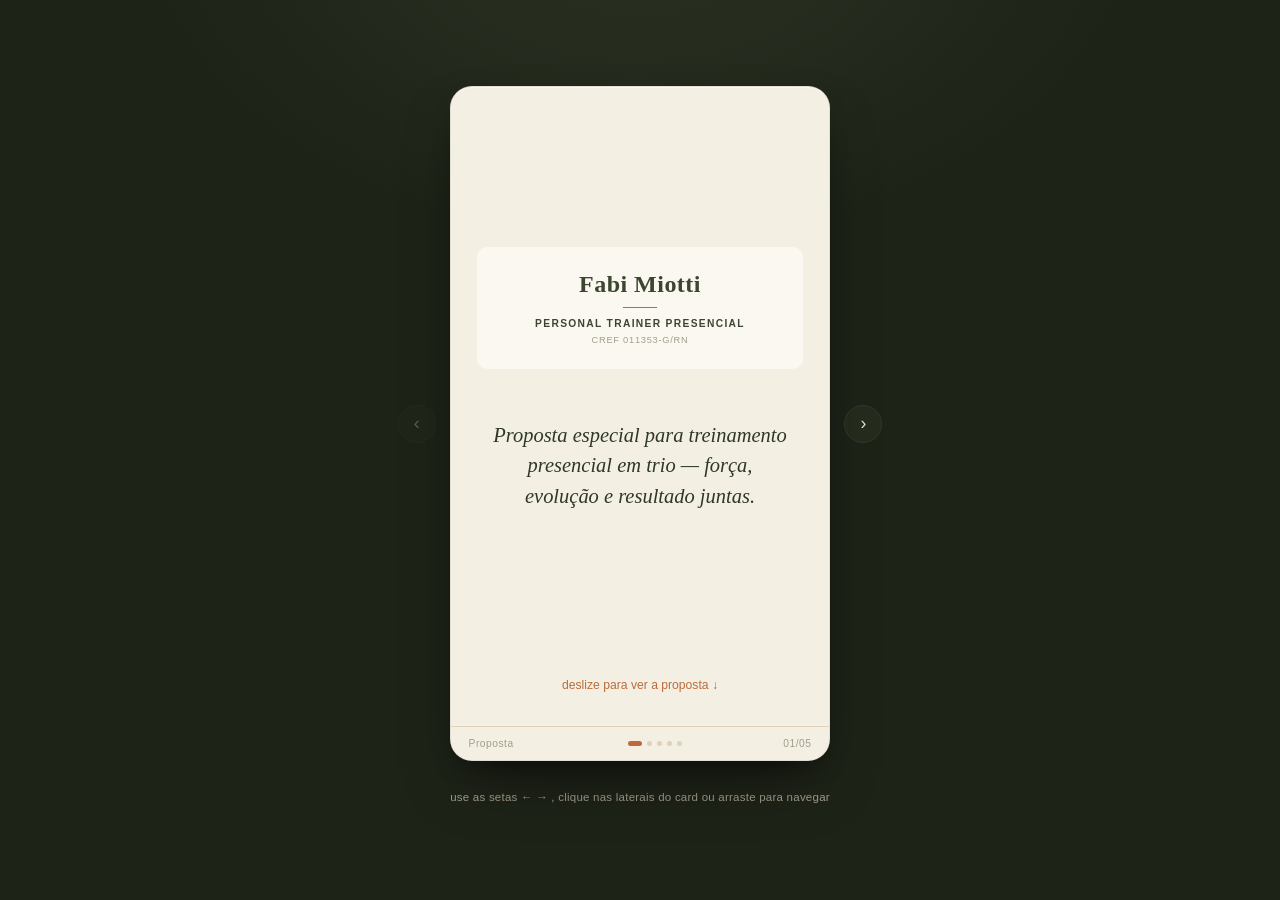
<file: proposta-trio-presencial.html>
<!doctype html>
<meta charset="UTF-8">
<title>Proposta Trio — Presencial</title>
<meta name="viewport" content="width=device-width, initial-scale=1" />
<style>
  :root{
    --paper:#F4EFE3;
    --paper-soft:#FBF8F1;
    --ink:#2C2A22;
    --ink-soft:#736C58;
    --ink-faint:#A39D89;
    --green:#3B4630;
    --green-deep:#2E3826;
    --accent:#BD6B3B;
    --accent-soft:#D08F62;
    --line:#DED2B8;
    --stage:#1E2318;
  }
  *{box-sizing:border-box;}
  html,body{height:100%;}
  body{
    margin:0; min-height:100vh;
    background: radial-gradient(ellipse 900px 600px at 50% -10%, #2B3222 0%, var(--stage) 55%);
    color:var(--paper);
    font-family:-apple-system,BlinkMacSystemFont,"Segoe UI",Roboto,Helvetica,Arial,sans-serif;
    display:flex; flex-direction:column; align-items:center; justify-content:center;
    gap:1.1rem; padding:2.5rem 1rem;
  }
  .eyebrow-page{ font-size:.72rem; letter-spacing:.16em; text-transform:uppercase; color:var(--accent-soft); text-align:center; }
  .eyebrow-page b{ color:#EDE6D4; font-weight:600; letter-spacing:.16em; }
  .stage{ position:relative; display:flex; align-items:center; gap:.9rem; }
  .card{
    position:relative; width:min(94vw,380px); aspect-ratio:9/16; max-height:min(78vh,780px);
    background:var(--paper); color:var(--ink); border-radius:22px; overflow:hidden;
    display:flex; flex-direction:column;
    box-shadow:0 1px 0 rgba(255,255,255,.5) inset,0 30px 60px -20px rgba(0,0,0,.55),0 10px 24px -12px rgba(0,0,0,.5);
    border:1px solid #00000012;
  }
  .viewport{ flex:1 1 auto; overflow:hidden; min-height:0; }
  .track{ display:flex; height:100%; transition:transform .5s cubic-bezier(.65,0,.35,1); will-change:transform; }
  @media (prefers-reduced-motion: reduce){ .track{ transition:none; } }
  .slide{
    flex:0 0 100%; height:100%; overflow-y:auto; padding:2.1rem 1.6rem 1.4rem;
    display:flex; flex-direction:column; scrollbar-width:thin; scrollbar-color:var(--line) transparent;
  }
  .slide::-webkit-scrollbar{ width:5px; }
  .slide::-webkit-scrollbar-thumb{ background:var(--line); border-radius:3px; }
  .eyebrow{ font-size:.66rem; font-weight:600; letter-spacing:.14em; text-transform:uppercase; color:var(--accent); margin:0 0 .5rem; }
  h1,h2,h3,h4{ font-family:"Iowan Old Style","Palatino Linotype","Book Antiqua",Georgia,serif; color:var(--green); margin:0; text-wrap:balance; }
  .title-rule{ width:38px; height:2px; background:var(--accent); border:none; margin:.7rem 0 1.15rem; }
  .lede{ font-family:"Iowan Old Style","Palatino Linotype","Book Antiqua",Georgia,serif; font-style:italic; font-size:1.28rem; line-height:1.5; color:var(--green-deep); text-wrap:balance; text-align:center; }
  p.body-text{ font-size:.92rem; line-height:1.62; color:var(--ink); margin:0 0 1rem; }
  p.body-text:last-child{ margin-bottom:0; }
  p.subtitle{ font-style:italic; font-size:.88rem; line-height:1.5; color:var(--ink-soft); margin:.55rem 0 1.1rem; }
  .items{ display:flex; flex-direction:column; gap:1.05rem; margin-top:.2rem; }
  .item{ display:flex; gap:.65rem; align-items:flex-start; }
  .item .bead{ width:6px; height:6px; border-radius:50%; background:var(--accent); margin-top:.55rem; flex:none; }
  .item-title{ margin:0; font-weight:700; font-size:.87rem; color:var(--green-deep); }
  .item-desc{ margin:.2rem 0 0; font-size:.84rem; line-height:1.5; color:var(--ink-soft); }
  table.pricing{ width:100%; border-collapse:collapse; margin-top:.3rem; font-size:.84rem; }
  table.pricing thead th{ background:var(--green); color:var(--paper-soft); text-align:left; font-weight:600; padding:.52rem .65rem; font-size:.74rem; }
  table.pricing thead th:not(:first-child){ text-align:right; }
  table.pricing tbody td{ padding:.5rem .65rem; border-bottom:1px solid var(--line); font-variant-numeric:tabular-nums; }
  table.pricing tbody td:not(:first-child){ text-align:right; }
  table.pricing tbody td.aula{ color:var(--accent); font-weight:600; font-size:.76rem; }
  table.pricing tbody tr:last-child td{ border-bottom:none; }
  table.pricing tr.best td{ color:var(--accent); font-weight:700; }
  .plan-label{ font-weight:700; font-size:.8rem; color:var(--green-deep); margin:1rem 0 .4rem; }
  .plan-label:first-of-type{ margin-top:.3rem; }
  .trio-badge{ display:inline-flex; align-items:center; gap:.3rem; background:var(--accent); color:var(--paper-soft); font-size:.66rem; font-weight:700; letter-spacing:.1em; text-transform:uppercase; padding:.25rem .6rem; border-radius:20px; margin-bottom:.6rem; }
  .compare-note{ background:var(--paper-soft); border:1px solid var(--line); border-radius:10px; padding:.7rem .9rem; margin-top:1rem; }
  .compare-note p{ font-size:.78rem; line-height:1.5; color:var(--ink-soft); margin:0; }
  .namecard{ background:var(--paper-soft); border-radius:10px; padding:1.5rem 1rem; text-align:center; margin:0 0 1.9rem; }
  .namecard h1{ font-size:1.5rem; letter-spacing:.02em; }
  .namecard .rule{ width:34px; height:1px; background:var(--accent); border:none; margin:.6rem auto; }
  .namecard .role{ font-size:.64rem; letter-spacing:.13em; text-transform:uppercase; color:var(--green); font-weight:600; margin:0; }
  .namecard .cref{ font-size:.58rem; letter-spacing:.08em; color:var(--ink-faint); margin:.35rem 0 0; }
  .cover-flex{ flex:1; display:flex; flex-direction:column; justify-content:center; }
  .swipe-hint{ text-align:center; color:var(--accent); font-size:.76rem; margin-top:auto; padding-top:1.2rem; }
  .closing-flex{ flex:1; display:flex; flex-direction:column; justify-content:center; }
  .closing-panel{ border:1px solid var(--accent-soft); border-radius:14px; padding:1.5rem 1.2rem; text-align:center; }
  .closing-panel p{ font-family:"Iowan Old Style","Palatino Linotype","Book Antiqua",Georgia,serif; font-size:1rem; line-height:1.6; color:var(--green-deep); margin:0 0 1rem; }
  .closing-panel .sig{ font-size:.74rem; letter-spacing:.03em; color:var(--ink-soft); font-family:-apple-system,BlinkMacSystemFont,"Segoe UI",Roboto,Helvetica,Arial,sans-serif; }
  .footer{ flex:0 0 auto; border-top:1px solid var(--line); background:var(--paper); padding:.7rem 1.1rem; display:flex; align-items:center; justify-content:space-between; gap:.5rem; }
  .footer .label{ font-size:.64rem; letter-spacing:.05em; color:var(--ink-faint); min-width:64px; }
  .footer .counter{ font-size:.64rem; letter-spacing:.05em; color:var(--ink-faint); min-width:34px; text-align:right; font-variant-numeric:tabular-nums; }
  .dots{ display:flex; gap:5px; }
  .dot{ width:5px; height:5px; border-radius:50%; background:var(--line); cursor:pointer; transition:all .25s ease; border:none; padding:0; }
  .dot.active{ background:var(--accent); width:14px; border-radius:3px; }
  .dot:focus-visible{ outline:2px solid var(--accent); outline-offset:2px; }
  .nav{ width:38px; height:38px; border-radius:50%; border:1px solid #33392A; background:#262C1D; color:#E8E2CE; font-size:1.1rem; display:flex; align-items:center; justify-content:center; cursor:pointer; flex:none; transition:background .2s ease, transform .15s ease; }
  .nav:hover{ background:#2F3624; }
  .nav:active{ transform:scale(.93); }
  .nav:focus-visible{ outline:2px solid var(--accent-soft); outline-offset:2px; }
  .nav[disabled]{ opacity:.3; cursor:default; }
  .tapzone{ position:absolute; top:0; bottom:56px; width:32%; cursor:pointer; }
  .tapzone.left{ left:0; }
  .tapzone.right{ right:0; }
  @media (max-width: 640px){ .nav{ display:none; } .hint{ display:none; } }
  .hint{ font-size:.72rem; color:var(--ink-faint); letter-spacing:.02em; }
  .cta-btn{display:flex;align-items:center;justify-content:center;gap:.5rem;background:var(--green);color:var(--paper-soft);text-decoration:none;font-size:.88rem;font-weight:700;letter-spacing:.02em;padding:.65rem 1.1rem;border-radius:12px;margin-top:1rem;transition:background .18s ease,transform .1s ease;}
  .cta-btn:hover{background:var(--green-deep);}.cta-btn:active{transform:scale(.97);}
</style>

<div class="stage">
  <button class="nav prev" id="prevBtn" aria-label="Slide anterior">&#8249;</button>
  <div class="card" id="card">
    <div class="viewport">
      <div class="track" id="track">

        <!-- 1: COVER -->
        <section class="slide">
          <div class="cover-flex">
            <div class="namecard">
              <h1>Fabi Miotti</h1>
              <hr class="rule" />
              <p class="role">Personal Trainer Presencial</p>
              <p class="cref">CREF 011353-G/RN</p>
            </div>
            <p class="lede">Proposta especial para treinamento presencial em trio — força, evolução e resultado juntas.</p>
          </div>
          <p class="swipe-hint">deslize para ver a proposta &#8595;</p>
        </section>

        <!-- 2: O QUE ESTÁ INCLUSO -->
        <section class="slide">
          <p class="eyebrow">O acompanhamento</p>
          <h2>O que está incluso</h2>
          <hr class="title-rule" />
          <div class="items">
            <div class="item"><span class="bead"></span><div><p class="item-title">Avaliação Inicial</p><p class="item-desc">Anamnese e avaliação funcional completa para cada integrante do trio.</p></div></div>
            <div class="item"><span class="bead"></span><div><p class="item-title">Treino Individualizado</p><p class="item-desc">Planejamento baseado em evidências, adaptado ao objetivo de cada uma — mesmo treinando juntas.</p></div></div>
            <div class="item"><span class="bead"></span><div><p class="item-title">Aulas Presenciais</p><p class="item-desc">Sessões de 60 minutos com acompanhamento técnico e correção de execução.</p></div></div>
            <div class="item"><span class="bead"></span><div><p class="item-title">Suporte Integral</p><p class="item-desc">Orientações sobre hidratação, sono e suplementação básica.</p></div></div>
            <div class="item"><span class="bead"></span><div><p class="item-title">App Exclusivo</p><p class="item-desc">Acompanho em tempo real progressão de treino, cargas, passos e sono — tudo num só lugar.</p></div></div>
            <div class="item"><span class="bead"></span><div><p class="item-title">Canal Direto</p><p class="item-desc">Suporte via WhatsApp para dúvidas e ajustes de rotina.</p></div></div>
          </div>
        </section>

        <!-- 3: INVESTIMENTO 2x/semana -->
        <section class="slide">
          <p class="eyebrow">Investimento</p>
          <h2>&#129309; Trio — 2x por semana</h2>
          <hr class="title-rule" />
          <p class="subtitle">8 aulas por mês — valor por pessoa.</p>
          <table class="pricing">
            <thead><tr><th>Plano</th><th>Por pessoa</th><th>Por aula</th></tr></thead>
            <tbody>
              <tr><td>Mensal</td><td>R$ 440,00</td><td class="aula">R$ 55,00</td></tr>
              <tr class="best"><td>Trimestral</td><td>R$ 400,00/mês</td><td class="aula">R$ 50,00</td></tr>
            </tbody>
          </table>
          <div class="compare-note">
            <p>&#127381; Plano trimestral: compromisso de 3 meses, pagamento mensal via Pix ou cartão.<br /><br />Parcela no cartão em 3× — taxa do parcelamento por conta da cliente.</p>
          </div>
        </section>

        <!-- 4: INVESTIMENTO 3x/semana -->
        <section class="slide">
          <p class="eyebrow">Investimento</p>
          <h2>&#129309; Trio — 3x por semana</h2>
          <hr class="title-rule" />
          <p class="subtitle">12 aulas por mês — valor por pessoa.</p>
          <table class="pricing">
            <thead><tr><th>Plano</th><th>Por pessoa</th><th>Por aula</th></tr></thead>
            <tbody>
              <tr><td>Mensal</td><td>R$ 600,00</td><td class="aula">R$ 50,00</td></tr>
              <tr class="best"><td>Trimestral</td><td>R$ 540,00/mês</td><td class="aula">R$ 45,00</td></tr>
            </tbody>
          </table>
          <div class="compare-note">
            <p>&#127381; Plano trimestral: compromisso de 3 meses, pagamento mensal via Pix ou cartão.<br /><br />Parcela no cartão em 3× — taxa do parcelamento por conta da cliente.</p>
          </div>
        </section>

        <!-- 5: CTA -->
        <section class="slide">
          <div class="closing-flex">
            <div class="closing-panel">
              <p>Vagas limitadas para garantir a qualidade do acompanhamento. Que tal começarmos juntas? &#128155;</p>
              <p class="sig">Fabi Miotti · CREF 011353-G/RN</p>
            </div>
            <a class="cta-btn" href="https://wa.me/5584994696002?text=Quero%20saber%20mais%20sobre%20o%20treino%20presencial%20em%20trio" target="_blank" rel="noopener">&#128172; Falar com a Fabi</a>
          </div>
        </section>

      </div>
    </div>
    <div class="footer">
      <span class="label" id="labelText">Proposta</span>
      <div class="dots" id="dots"></div>
      <span class="counter" id="counterText">01/05</span>
    </div>
    <div class="tapzone left" id="tapLeft" aria-hidden="true"></div>
    <div class="tapzone right" id="tapRight" aria-hidden="true"></div>
  </div>
  <button class="nav next" id="nextBtn" aria-label="Próximo slide">&#8250;</button>
</div>
<p class="hint">use as setas &#8592; &#8594; , clique nas laterais do card ou arraste para navegar</p>

<script>
  const labels = ["Proposta","Incluso","2× por semana","3× por semana","Vamos começar?"];
  const track = document.getElementById('track');
  const dotsEl = document.getElementById('dots');
  const labelEl = document.getElementById('labelText');
  const counterEl = document.getElementById('counterText');
  const prevBtn = document.getElementById('prevBtn');
  const nextBtn = document.getElementById('nextBtn');
  const total = labels.length;
  let index = 0;
  for(let i=0;i<total;i++){
    const b = document.createElement('button');
    b.className = 'dot' + (i===0 ? ' active' : '');
    b.setAttribute('aria-label', 'Ir para slide ' + (i+1));
    b.addEventListener('click', () => goTo(i));
    dotsEl.appendChild(b);
  }
  function pad(n){ return n < 10 ? '0'+n : ''+n; }
  function render(){
    track.style.transform = 'translateX(-' + (index * 100) + '%)';
    [...dotsEl.children].forEach((d,i) => d.classList.toggle('active', i===index));
    labelEl.textContent = labels[index];
    counterEl.textContent = pad(index+1) + '/' + pad(total);
    prevBtn.disabled = index === 0;
    nextBtn.disabled = index === total - 1;
  }
  function goTo(i){ index = Math.max(0, Math.min(total-1, i)); render(); }
  prevBtn.addEventListener('click', () => goTo(index-1));
  nextBtn.addEventListener('click', () => goTo(index+1));
  document.getElementById('tapLeft').addEventListener('click', () => goTo(index-1));
  document.getElementById('tapRight').addEventListener('click', () => goTo(index+1));
  window.addEventListener('keydown', (e) => {
    if(e.key === 'ArrowRight') goTo(index+1);
    if(e.key === 'ArrowLeft') goTo(index-1);
  });
  const card = document.getElementById('card');
  let touchStartX = null;
  card.addEventListener('touchstart', (e) => { touchStartX = e.touches[0].clientX; }, {passive:true});
  card.addEventListener('touchend', (e) => {
    if(touchStartX === null) return;
    const dx = e.changedTouches[0].clientX - touchStartX;
    if(Math.abs(dx) > 40){ dx < 0 ? goTo(index+1) : goTo(index-1); }
    touchStartX = null;
  }, {passive:true});
  render();
</script>
</file>
